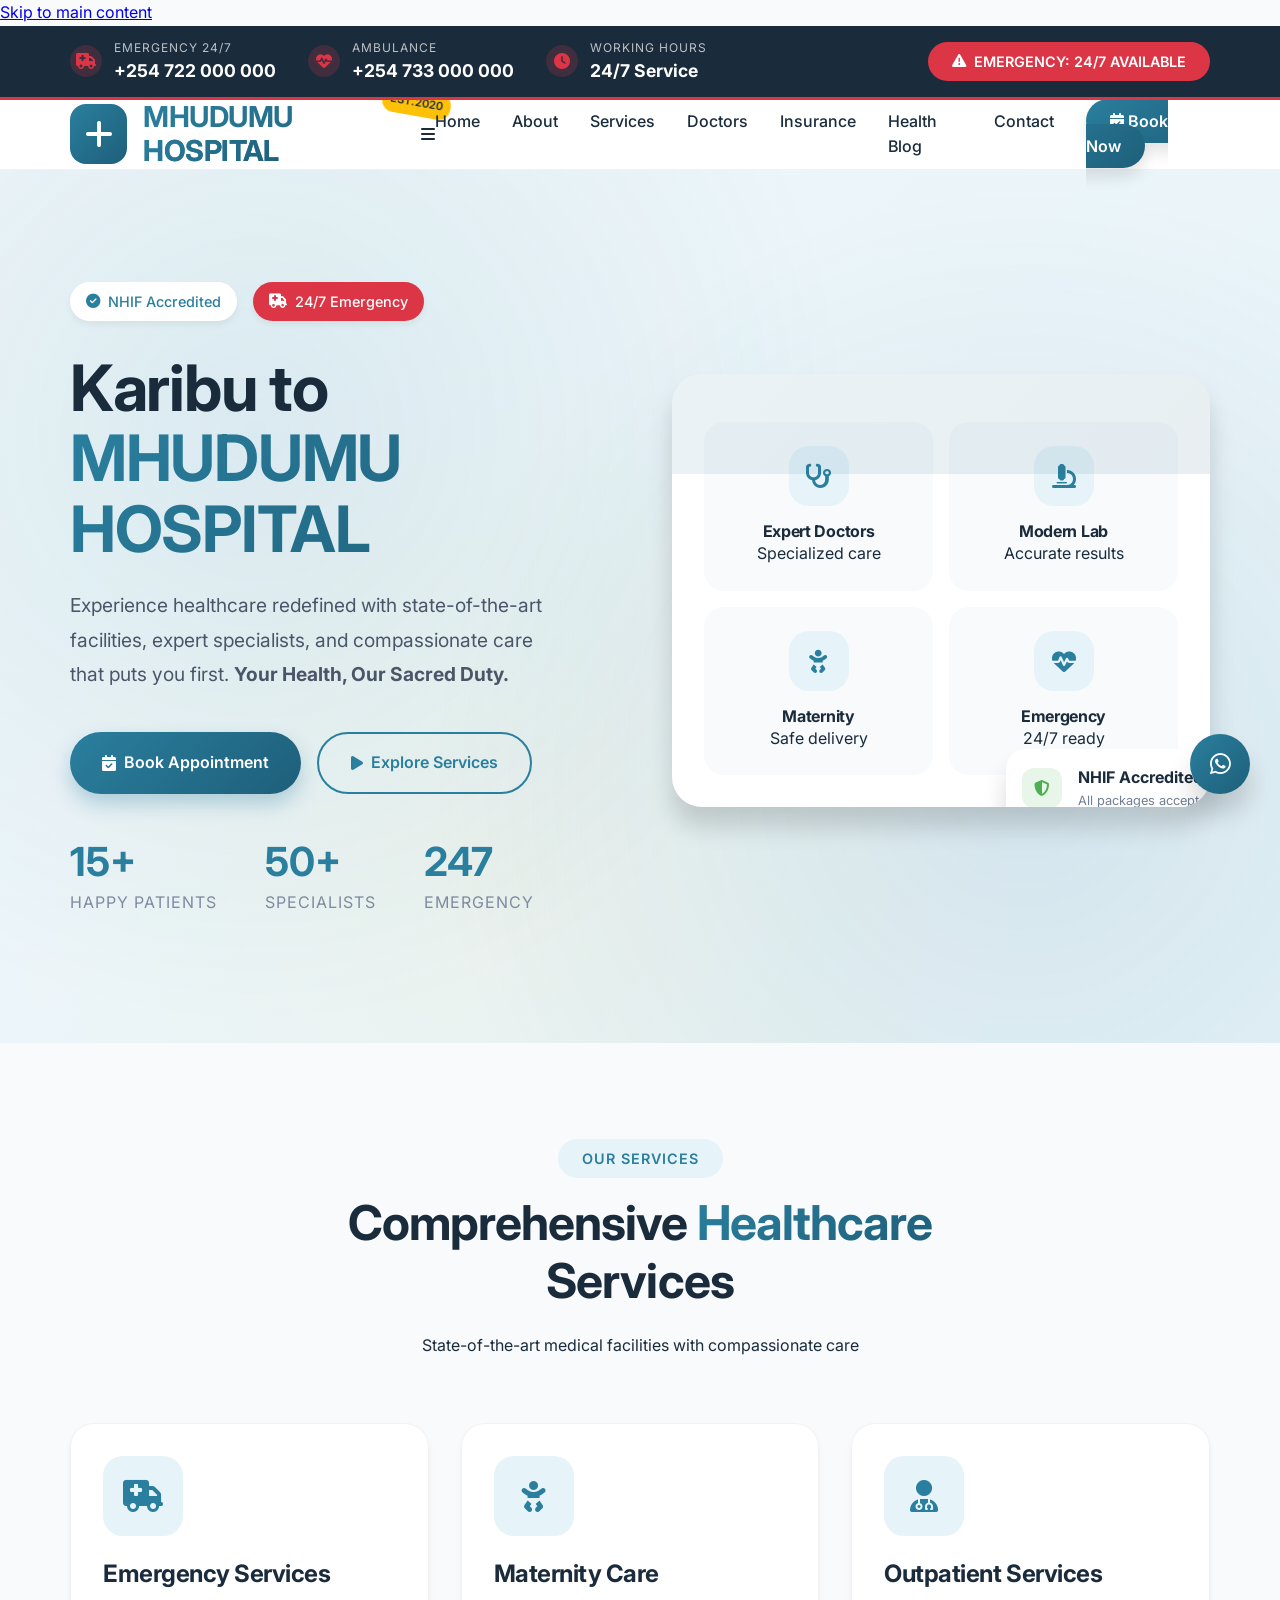
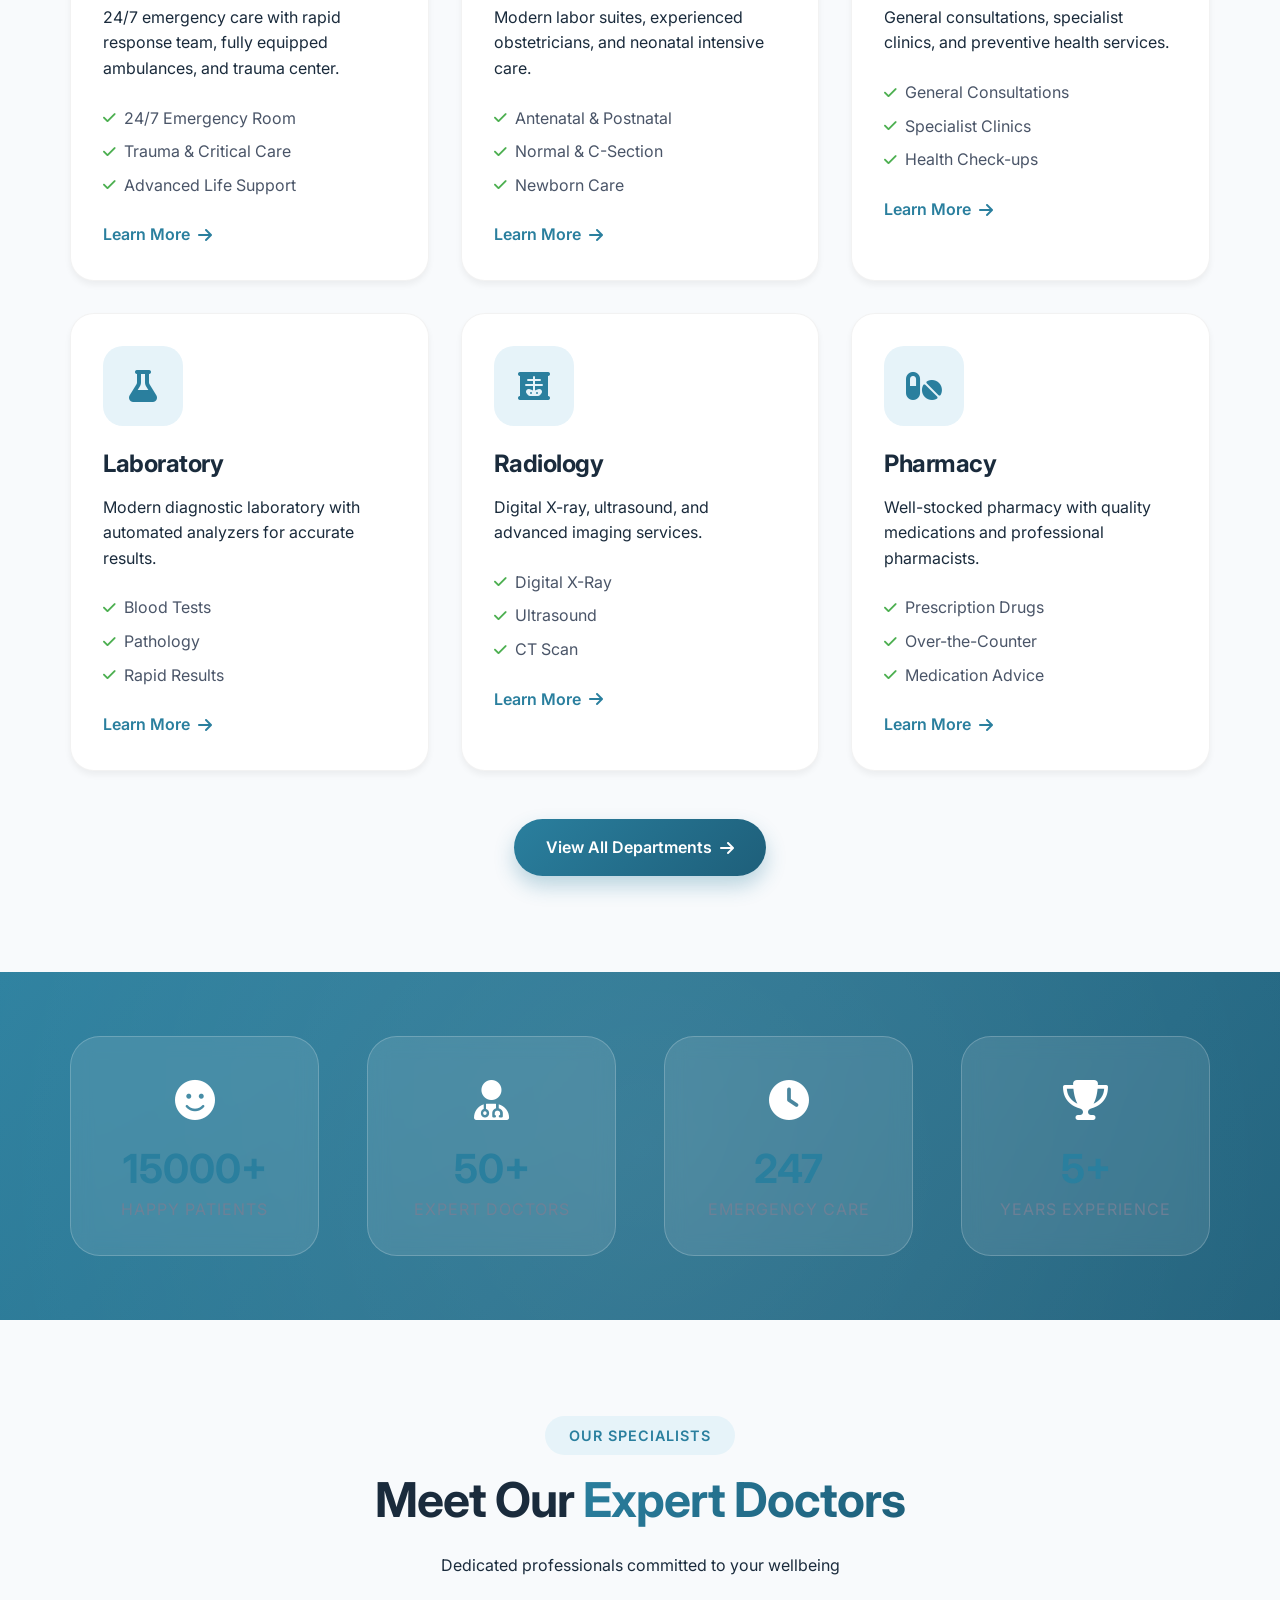
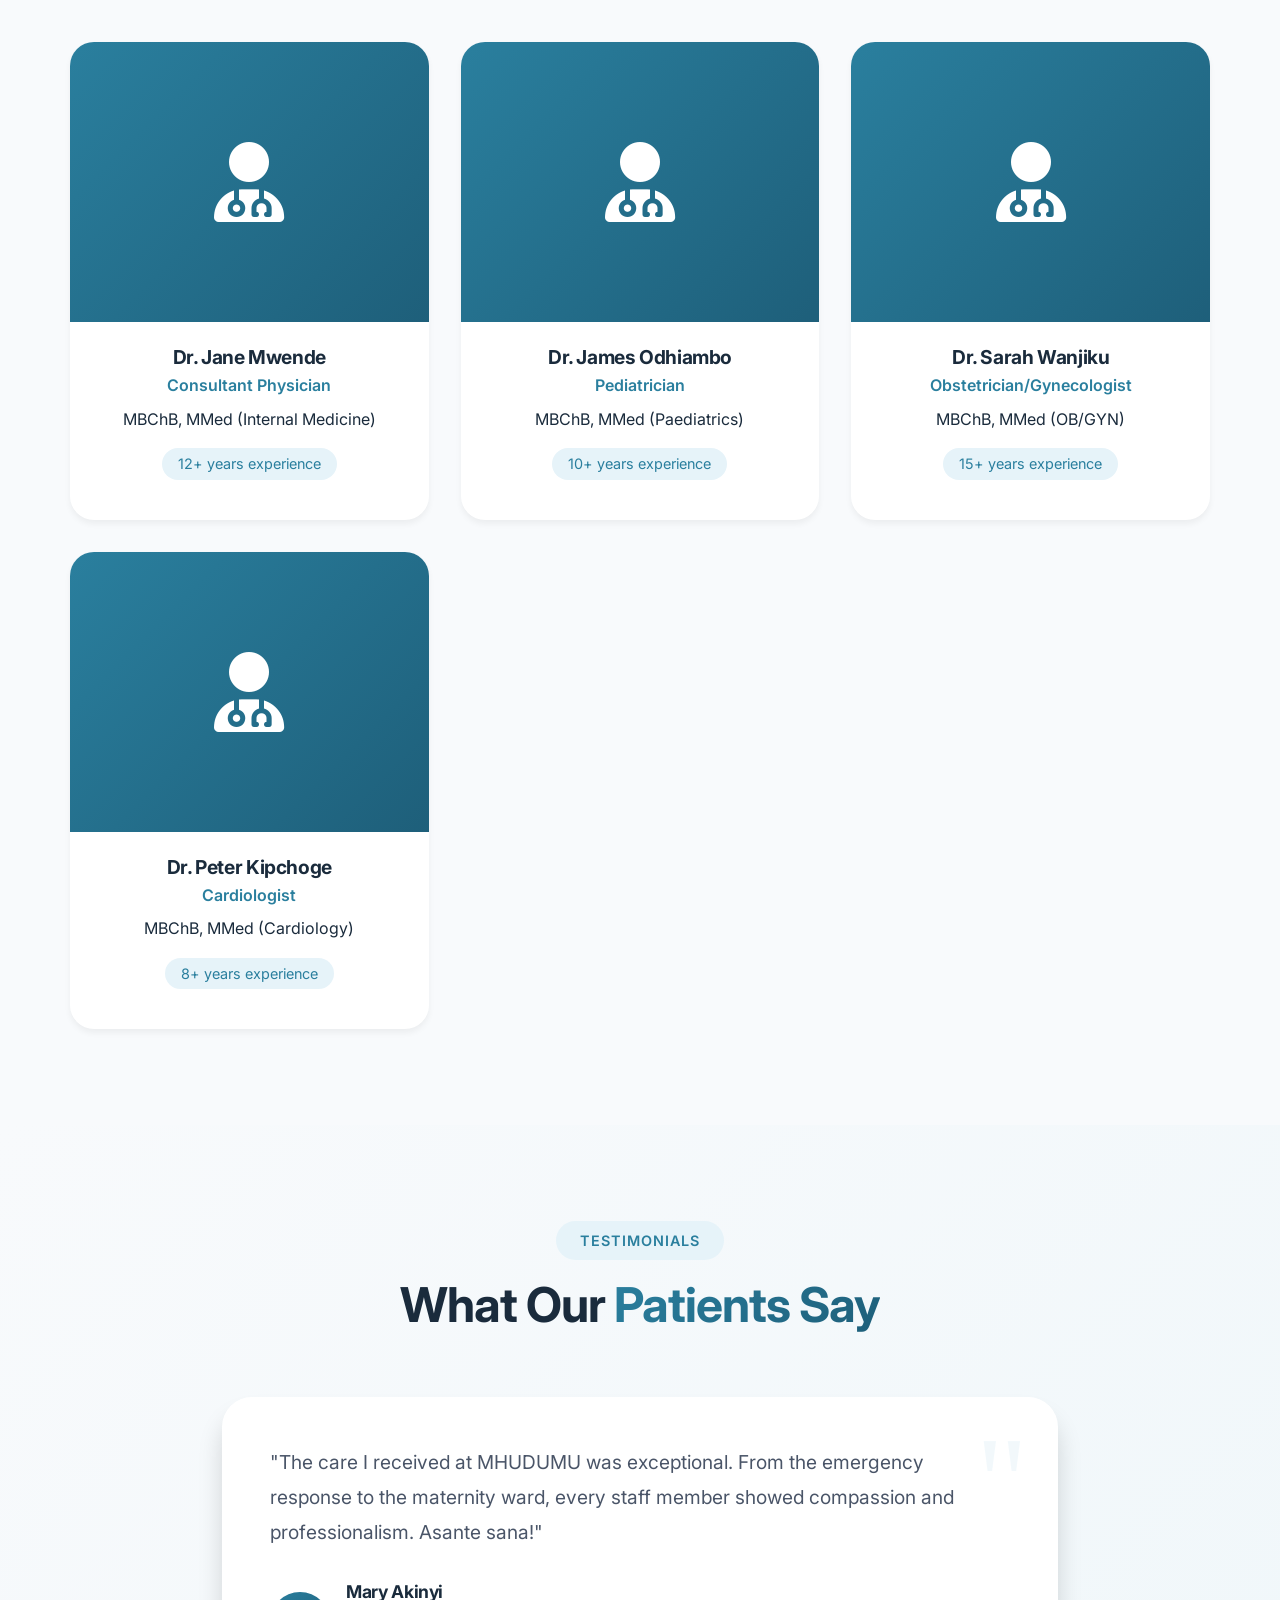
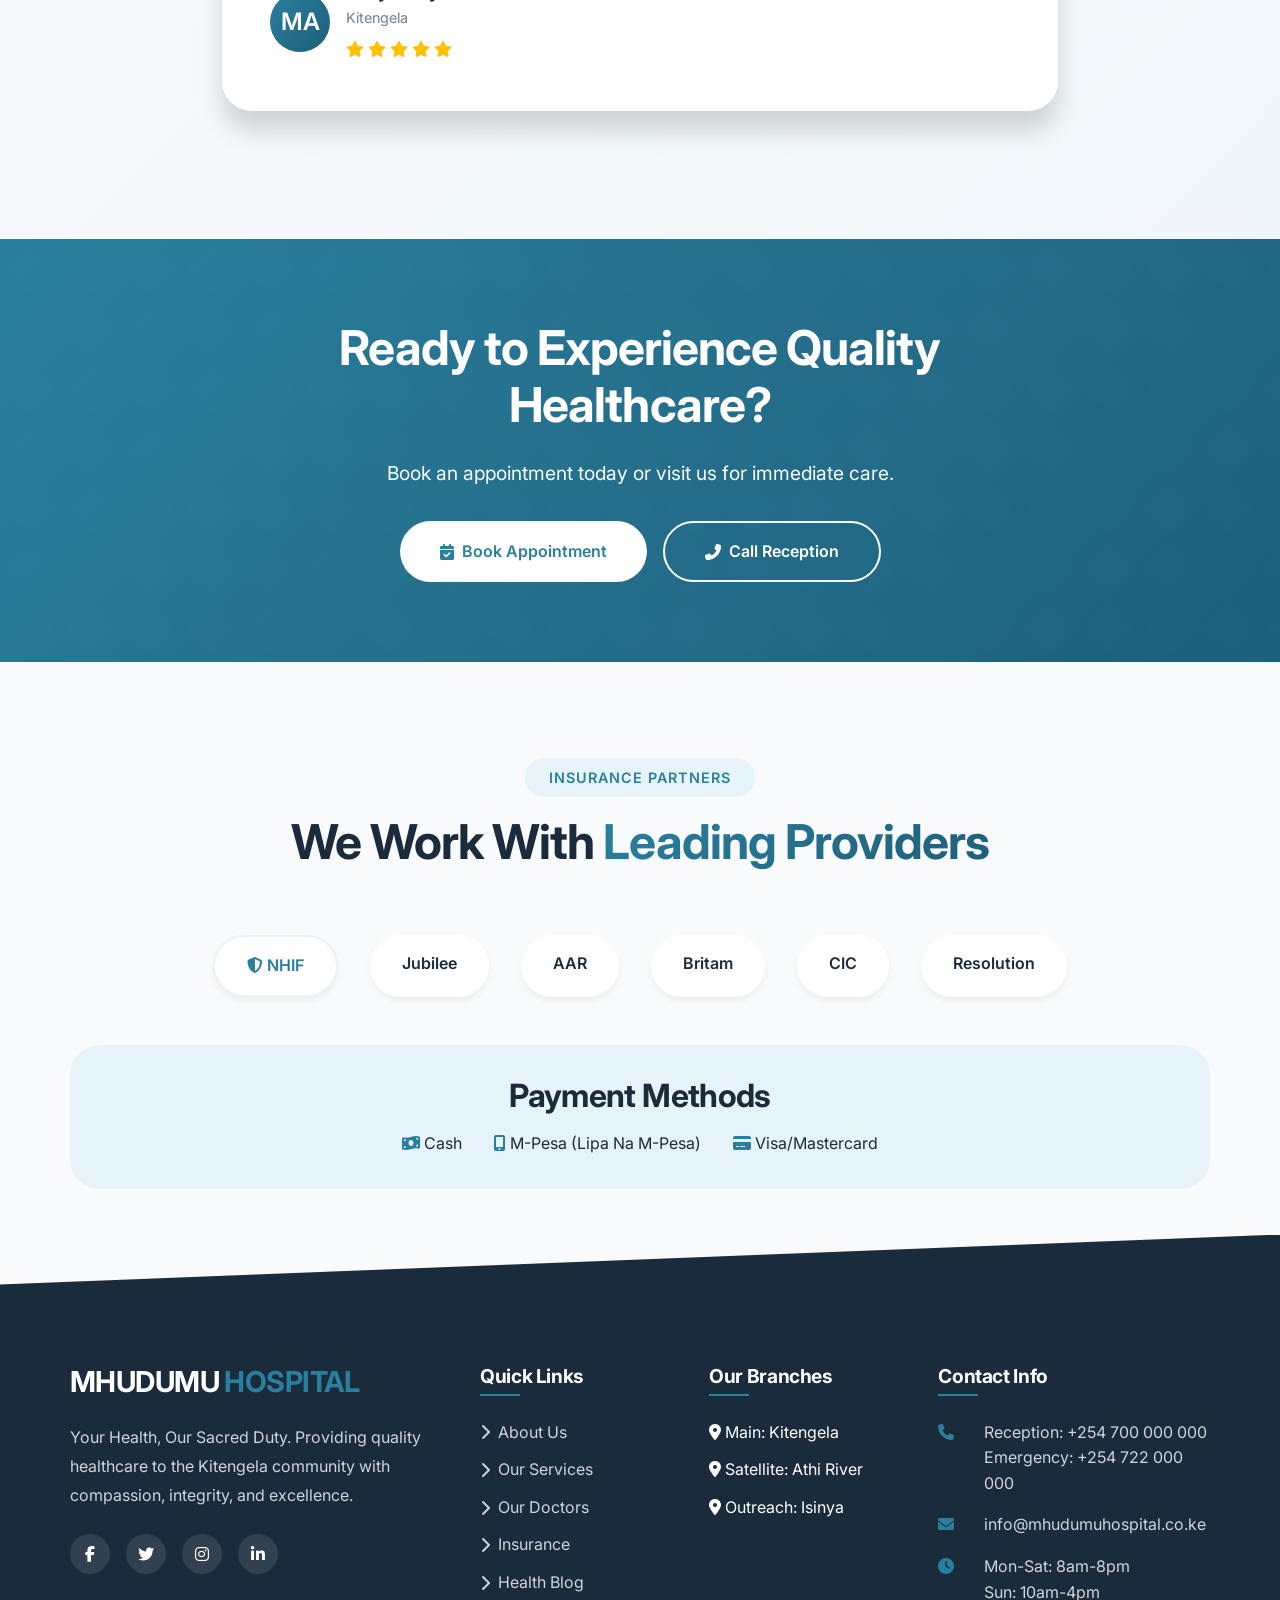
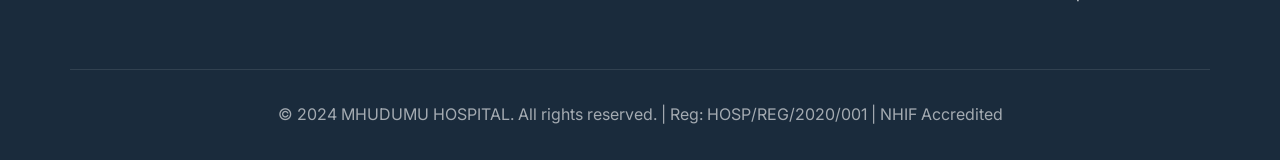
<file: index.html>
<!DOCTYPE html>
<html lang="en">
<head>
    <meta charset="UTF-8">
    <meta name="viewport" content="width=device-width, initial-scale=1.0">
    <title>MHUDUMU HOSPITAL - Modern Healthcare in Kitengela | 24/7 Emergency</title>
    
    <!-- Meta Tags -->
    <meta name="description" content="Experience modern healthcare at MHUDUMU Hospital in Kitengela. 24/7 emergency, NHIF accredited, specialist doctors, and compassionate care. Your Health, Our Sacred Duty.">
    <meta name="keywords" content="modern hospital Kitengela, best hospital near me, emergency care, NHIF hospital, maternity services">
    
    <!-- Open Graph -->
    <meta property="og:title" content="MHUDUMU HOSPITAL - Modern Healthcare in Kitengela">
    <meta property="og:description" content="Experience quality healthcare with state-of-the-art facilities and expert doctors.">
    <meta property="og:image" content="https://mhudumuhospital.co.ke/og-image.jpg">
    
    <!-- Font Awesome -->
    <link rel="stylesheet" href="https://cdnjs.cloudflare.com/ajax/libs/font-awesome/6.5.1/css/all.min.css">
    
    <!-- Google Fonts -->
    <link href="https://fonts.googleapis.com/css2?family=Inter:wght@300;400;500;600;700;800&display=swap" rel="stylesheet">
    
    <!-- AOS Animation Library -->
    <link href="https://unpkg.com/aos@2.3.1/dist/aos.css" rel="stylesheet">
    
    <!-- Custom CSS -->
    <link rel="stylesheet" href="css/styles.css">
</head>
<body>
    <!-- Skip Navigation -->
    <a href="#main-content" class="skip-nav">Skip to main content</a>
    
    <!-- Modern Emergency Header -->
    <div class="emergency-header">
        <div class="container">
            <div class="emergency-contacts">
                <div class="emergency-item">
                    <div class="emergency-icon">
                        <i class="fas fa-ambulance"></i>
                    </div>
                    <div class="emergency-info">
                        <span class="emergency-label">Emergency 24/7</span>
                        <a href="tel:+254722000000" class="emergency-number">+254 722 000 000</a>
                    </div>
                </div>
                
                <div class="emergency-item">
                    <div class="emergency-icon">
                        <i class="fas fa-heartbeat"></i>
                    </div>
                    <div class="emergency-info">
                        <span class="emergency-label">Ambulance</span>
                        <a href="tel:+254733000000" class="emergency-number">+254 733 000 000</a>
                    </div>
                </div>
                
                <div class="emergency-item">
                    <div class="emergency-icon">
                        <i class="fas fa-clock"></i>
                    </div>
                    <div class="emergency-info">
                        <span class="emergency-label">Working Hours</span>
                        <span class="emergency-number">24/7 Service</span>
                    </div>
                </div>
            </div>
            
            <div class="emergency-badge-pulse">
                <i class="fas fa-exclamation-triangle"></i>
                EMERGENCY: 24/7 AVAILABLE
            </div>
        </div>
    </div>
    
    <!-- Modern Navigation -->
    <nav class="main-nav">
        <div class="container nav-container">
            <div class="logo">
                <div class="logo-3d">
                    <div class="logo-3d-inner">
                        <div class="logo-front">
                            <i class="fas fa-plus"></i>
                        </div>
                        <div class="logo-back">
                            <i class="fas fa-heart"></i>
                        </div>
                    </div>
                </div>
                <div class="logo-text">
                    <h1>MHUDUMU <span class="gradient-text">HOSPITAL</span></h1>
                    <span class="logo-badge">EST.2020</span>
                </div>
            </div>
            
            <div class="mobile-menu-btn">
                <i class="fas fa-bars"></i>
            </div>
            
             <ul class="nav-links">
                <li><a href="index.html">Home</a></li>
                <li><a href="about.html">About</a></li>
                <li><a href="services.html">Services</a></li>
                <li><a href="doctors.html">Doctors</a></li>
                <li><a href="insurance.html">Insurance</a></li>
                <li><a href="blog.html">Health Blog</a></li>  <!-- Add this line -->
                <li><a href="contact.html">Contact</a></li>
                <li><a href="appointment.html" class="book-btn active"><i class="fas fa-calendar-check"></i> Book Now</a></li>
            </ul>
        </div>
    </nav>
    
    <main id="main-content">
        
        <!-- Modern Hero Section - WITH PROPER PADDING -->
        <section class="hero-modern">
            <div class="hero-particles"></div>
            <div class="container">
                <div class="hero-grid">
                    <div class="hero-content-modern" data-aos="fade-right" data-aos-duration="1000">
                        <div class="hero-badge-wrapper">
                            <span class="hero-badge">
                                <i class="fas fa-check-circle"></i> NHIF Accredited
                            </span>
                            <span class="hero-badge hero-badge-emergency">
                                <i class="fas fa-ambulance"></i> 24/7 Emergency
                            </span>
                        </div>
                        
                        <h1 class="hero-title">
                            <span class="hero-title-line">Karibu to</span>
                            <span class="hero-title-line">MHUDUMU HOSPITAL</span>
                        </h1>
                        
                        <p class="hero-description">
                            Experience healthcare redefined with state-of-the-art facilities, 
                            expert specialists, and compassionate care that puts you first. 
                            <strong>Your Health, Our Sacred Duty.</strong>
                        </p>
                        
                        <div class="hero-cta-group">
                            <a href="appointment.html" class="btn-modern btn-primary-modern">
                                <i class="fas fa-calendar-check"></i> Book Appointment
                            </a>
                            <a href="#services" class="btn-modern btn-outline-modern">
                                <i class="fas fa-play"></i> Explore Services
                            </a>
                        </div>
                        
                        <div class="hero-stats-modern">
                            <div class="stat-item-modern">
                                <span class="stat-number-modern">15K+</span>
                                <span class="stat-label-modern">Happy Patients</span>
                            </div>
                            <div class="stat-item-modern">
                                <span class="stat-number-modern">50+</span>
                                <span class="stat-label-modern">Specialists</span>
                            </div>
                            <div class="stat-item-modern">
                                <span class="stat-number-modern">24/7</span>
                                <span class="stat-label-modern">Emergency</span>
                            </div>
                        </div>
                    </div>
                    
                    <div class="hero-image-wrapper" data-aos="fade-left" data-aos-duration="1000">
                        <div class="hero-image-card">
                            <div class="hero-image-grid">
                                <div class="hero-image-item">
                                    <div class="hero-image-icon">
                                        <i class="fas fa-stethoscope"></i>
                                    </div>
                                    <h4>Expert Doctors</h4>
                                    <p>Specialized care</p>
                                </div>
                                <div class="hero-image-item">
                                    <div class="hero-image-icon">
                                        <i class="fas fa-microscope"></i>
                                    </div>
                                    <h4>Modern Lab</h4>
                                    <p>Accurate results</p>
                                </div>
                                <div class="hero-image-item">
                                    <div class="hero-image-icon">
                                        <i class="fas fa-baby"></i>
                                    </div>
                                    <h4>Maternity</h4>
                                    <p>Safe delivery</p>
                                </div>
                                <div class="hero-image-item">
                                    <div class="hero-image-icon">
                                        <i class="fas fa-heartbeat"></i>
                                    </div>
                                    <h4>Emergency</h4>
                                    <p>24/7 ready</p>
                                </div>
                            </div>
                            
                            <div class="floating-card">
                                <div class="floating-card-icon">
                                    <i class="fas fa-shield-alt"></i>
                                </div>
                                <div>
                                    <strong>NHIF Accredited</strong>
                                    <p style="font-size: 0.8rem; color: var(--gray);">All packages accepted</p>
                                </div>
                            </div>
                        </div>
                    </div>
                </div>
            </div>
        </section>
        
        <!-- Services Section -->
        <section id="services" class="section-modern">
            <div class="container">
                <div class="section-header" data-aos="fade-up">
                    <span class="section-subtitle">Our Services</span>
                    <h2 class="section-title-modern">
                        Comprehensive <span>Healthcare</span> Services
                    </h2>
                    <p>State-of-the-art medical facilities with compassionate care</p>
                </div>
                
                <div class="services-grid-modern">
                    <!-- Emergency Card -->
                    <div class="service-card-modern" data-aos="fade-up" data-aos-delay="100">
                        <div class="service-icon-modern">
                            <i class="fas fa-ambulance"></i>
                        </div>
                        <h3 class="service-title">Emergency Services</h3>
                        <p>24/7 emergency care with rapid response team, fully equipped ambulances, and trauma center.</p>
                        <ul class="service-features">
                            <li><i class="fas fa-check"></i> 24/7 Emergency Room</li>
                            <li><i class="fas fa-check"></i> Trauma & Critical Care</li>
                            <li><i class="fas fa-check"></i> Advanced Life Support</li>
                        </ul>
                        <a href="services.html#emergency" class="service-link">
                            Learn More <i class="fas fa-arrow-right"></i>
                        </a>
                    </div>
                    
                    <!-- Maternity Card -->
                    <div class="service-card-modern" data-aos="fade-up" data-aos-delay="200">
                        <div class="service-icon-modern">
                            <i class="fas fa-baby"></i>
                        </div>
                        <h3 class="service-title">Maternity Care</h3>
                        <p>Modern labor suites, experienced obstetricians, and neonatal intensive care.</p>
                        <ul class="service-features">
                            <li><i class="fas fa-check"></i> Antenatal & Postnatal</li>
                            <li><i class="fas fa-check"></i> Normal & C-Section</li>
                            <li><i class="fas fa-check"></i> Newborn Care</li>
                        </ul>
                        <a href="services.html#maternity" class="service-link">
                            Learn More <i class="fas fa-arrow-right"></i>
                        </a>
                    </div>
                    
                    <!-- Outpatient Card -->
                    <div class="service-card-modern" data-aos="fade-up" data-aos-delay="300">
                        <div class="service-icon-modern">
                            <i class="fas fa-user-md"></i>
                        </div>
                        <h3 class="service-title">Outpatient Services</h3>
                        <p>General consultations, specialist clinics, and preventive health services.</p>
                        <ul class="service-features">
                            <li><i class="fas fa-check"></i> General Consultations</li>
                            <li><i class="fas fa-check"></i> Specialist Clinics</li>
                            <li><i class="fas fa-check"></i> Health Check-ups</li>
                        </ul>
                        <a href="services.html#outpatient" class="service-link">
                            Learn More <i class="fas fa-arrow-right"></i>
                        </a>
                    </div>
                    
                    <!-- Laboratory Card -->
                    <div class="service-card-modern" data-aos="fade-up" data-aos-delay="400">
                        <div class="service-icon-modern">
                            <i class="fas fa-flask"></i>
                        </div>
                        <h3 class="service-title">Laboratory</h3>
                        <p>Modern diagnostic laboratory with automated analyzers for accurate results.</p>
                        <ul class="service-features">
                            <li><i class="fas fa-check"></i> Blood Tests</li>
                            <li><i class="fas fa-check"></i> Pathology</li>
                            <li><i class="fas fa-check"></i> Rapid Results</li>
                        </ul>
                        <a href="services.html#laboratory" class="service-link">
                            Learn More <i class="fas fa-arrow-right"></i>
                        </a>
                    </div>
                    
                    <!-- Radiology Card -->
                    <div class="service-card-modern" data-aos="fade-up" data-aos-delay="500">
                        <div class="service-icon-modern">
                            <i class="fas fa-x-ray"></i>
                        </div>
                        <h3 class="service-title">Radiology</h3>
                        <p>Digital X-ray, ultrasound, and advanced imaging services.</p>
                        <ul class="service-features">
                            <li><i class="fas fa-check"></i> Digital X-Ray</li>
                            <li><i class="fas fa-check"></i> Ultrasound</li>
                            <li><i class="fas fa-check"></i> CT Scan</li>
                        </ul>
                        <a href="services.html#radiology" class="service-link">
                            Learn More <i class="fas fa-arrow-right"></i>
                        </a>
                    </div>
                    
                    <!-- Pharmacy Card -->
                    <div class="service-card-modern" data-aos="fade-up" data-aos-delay="600">
                        <div class="service-icon-modern">
                            <i class="fas fa-pills"></i>
                        </div>
                        <h3 class="service-title">Pharmacy</h3>
                        <p>Well-stocked pharmacy with quality medications and professional pharmacists.</p>
                        <ul class="service-features">
                            <li><i class="fas fa-check"></i> Prescription Drugs</li>
                            <li><i class="fas fa-check"></i> Over-the-Counter</li>
                            <li><i class="fas fa-check"></i> Medication Advice</li>
                        </ul>
                        <a href="services.html#pharmacy" class="service-link">
                            Learn More <i class="fas fa-arrow-right"></i>
                        </a>
                    </div>
                </div>
                
                <div style="text-align: center; margin-top: 3rem;">
                    <a href="services.html" class="btn-modern btn-primary-modern">
                        View All Departments <i class="fas fa-arrow-right"></i>
                    </a>
                </div>
            </div>
        </section>
        
        <!-- Modern Stats Section -->
        <section class="stats-modern">
            <div class="container">
                <div class="stats-grid-modern">
                    <div class="stat-card-modern" data-aos="zoom-in">
                        <div class="stat-icon-modern">
                            <i class="fas fa-smile"></i>
                        </div>
                        <div class="stat-number-modern">15,000+</div>
                        <div class="stat-label-modern">Happy Patients</div>
                    </div>
                    
                    <div class="stat-card-modern" data-aos="zoom-in" data-aos-delay="100">
                        <div class="stat-icon-modern">
                            <i class="fas fa-user-md"></i>
                        </div>
                        <div class="stat-number-modern">50+</div>
                        <div class="stat-label-modern">Expert Doctors</div>
                    </div>
                    
                    <div class="stat-card-modern" data-aos="zoom-in" data-aos-delay="200">
                        <div class="stat-icon-modern">
                            <i class="fas fa-clock"></i>
                        </div>
                        <div class="stat-number-modern">24/7</div>
                        <div class="stat-label-modern">Emergency Care</div>
                    </div>
                    
                    <div class="stat-card-modern" data-aos="zoom-in" data-aos-delay="300">
                        <div class="stat-icon-modern">
                            <i class="fas fa-trophy"></i>
                        </div>
                        <div class="stat-number-modern">5+</div>
                        <div class="stat-label-modern">Years Experience</div>
                    </div>
                </div>
            </div>
        </section>
        
        <!-- Featured Doctors -->
        <section class="section-modern">
            <div class="container">
                <div class="section-header" data-aos="fade-up">
                    <span class="section-subtitle">Our Specialists</span>
                    <h2 class="section-title-modern">
                        Meet Our <span>Expert Doctors</span>
                    </h2>
                    <p>Dedicated professionals committed to your wellbeing</p>
                </div>
                
                <div class="doctors-grid-modern">
                    <!-- Doctor 1 -->
                    <div class="doctor-card-modern" data-aos="fade-up" data-aos-delay="100">
                        <div class="doctor-image-wrapper">
                            <div class="doctor-image-modern">
                                <i class="fas fa-user-md"></i>
                            </div>
                            <div class="doctor-social">
                                <a href="#"><i class="fab fa-linkedin-in"></i></a>
                                <a href="#"><i class="fab fa-twitter"></i></a>
                                <a href="#"><i class="fas fa-envelope"></i></a>
                            </div>
                        </div>
                        <div class="doctor-info-modern">
                            <h3 class="doctor-name-modern">Dr. Jane Mwende</h3>
                            <p class="doctor-specialty-modern">Consultant Physician</p>
                            <p>MBChB, MMed (Internal Medicine)</p>
                            <span class="doctor-experience">12+ years experience</span>
                        </div>
                    </div>
                    
                    <!-- Doctor 2 -->
                    <div class="doctor-card-modern" data-aos="fade-up" data-aos-delay="200">
                        <div class="doctor-image-wrapper">
                            <div class="doctor-image-modern">
                                <i class="fas fa-user-md"></i>
                            </div>
                            <div class="doctor-social">
                                <a href="#"><i class="fab fa-linkedin-in"></i></a>
                                <a href="#"><i class="fab fa-twitter"></i></a>
                                <a href="#"><i class="fas fa-envelope"></i></a>
                            </div>
                        </div>
                        <div class="doctor-info-modern">
                            <h3 class="doctor-name-modern">Dr. James Odhiambo</h3>
                            <p class="doctor-specialty-modern">Pediatrician</p>
                            <p>MBChB, MMed (Paediatrics)</p>
                            <span class="doctor-experience">10+ years experience</span>
                        </div>
                    </div>
                    
                    <!-- Doctor 3 -->
                    <div class="doctor-card-modern" data-aos="fade-up" data-aos-delay="300">
                        <div class="doctor-image-wrapper">
                            <div class="doctor-image-modern">
                                <i class="fas fa-user-md"></i>
                            </div>
                            <div class="doctor-social">
                                <a href="#"><i class="fab fa-linkedin-in"></i></a>
                                <a href="#"><i class="fab fa-twitter"></i></a>
                                <a href="#"><i class="fas fa-envelope"></i></a>
                            </div>
                        </div>
                        <div class="doctor-info-modern">
                            <h3 class="doctor-name-modern">Dr. Sarah Wanjiku</h3>
                            <p class="doctor-specialty-modern">Obstetrician/Gynecologist</p>
                            <p>MBChB, MMed (OB/GYN)</p>
                            <span class="doctor-experience">15+ years experience</span>
                        </div>
                    </div>
                    
                    <!-- Doctor 4 -->
                    <div class="doctor-card-modern" data-aos="fade-up" data-aos-delay="400">
                        <div class="doctor-image-wrapper">
                            <div class="doctor-image-modern">
                                <i class="fas fa-user-md"></i>
                            </div>
                            <div class="doctor-social">
                                <a href="#"><i class="fab fa-linkedin-in"></i></a>
                                <a href="#"><i class="fab fa-twitter"></i></a>
                                <a href="#"><i class="fas fa-envelope"></i></a>
                            </div>
                        </div>
                        <div class="doctor-info-modern">
                            <h3 class="doctor-name-modern">Dr. Peter Kipchoge</h3>
                            <p class="doctor-specialty-modern">Cardiologist</p>
                            <p>MBChB, MMed (Cardiology)</p>
                            <span class="doctor-experience">8+ years experience</span>
                        </div>
                    </div>
                </div>
            </div>
        </section>
        
        <!-- Testimonials Section -->
        <section class="testimonials-modern">
            <div class="container">
                <div class="section-header" data-aos="fade-up">
                    <span class="section-subtitle">Testimonials</span>
                    <h2 class="section-title-modern">
                        What Our <span>Patients Say</span>
                    </h2>
                </div>
                
                <div class="testimonials-slider" data-aos="fade-up" data-aos-delay="200">
                    <div class="testimonial-card-modern">
                        <div class="testimonial-quote">"</div>
                        <p class="testimonial-text">
                            "The care I received at MHUDUMU was exceptional. From the emergency response to the maternity ward, 
                            every staff member showed compassion and professionalism. Asante sana!"
                        </p>
                        <div class="testimonial-author">
                            <div class="testimonial-avatar">MA</div>
                            <div class="testimonial-info">
                                <h4>Mary Akinyi</h4>
                                <p>Kitengela</p>
                                <div class="testimonial-rating">
                                    <i class="fas fa-star"></i>
                                    <i class="fas fa-star"></i>
                                    <i class="fas fa-star"></i>
                                    <i class="fas fa-star"></i>
                                    <i class="fas fa-star"></i>
                                </div>
                            </div>
                        </div>
                    </div>
                </div>
            </div>
        </section>
        
        <!-- CTA Section -->
        <section class="cta-modern">
            <div class="container">
                <div class="cta-content" data-aos="zoom-in">
                    <h2 class="cta-title">Ready to Experience Quality Healthcare?</h2>
                    <p style="font-size: 1.2rem; margin-bottom: 2rem;">
                        Book an appointment today or visit us for immediate care.
                    </p>
                    <div class="cta-buttons">
                        <a href="appointment.html" class="btn-cta">
                            <i class="fas fa-calendar-check"></i> Book Appointment
                        </a>
                        <a href="tel:+254700000000" class="btn-cta btn-cta-outline">
                            <i class="fas fa-phone-alt"></i> Call Reception
                        </a>
                    </div>
                </div>
            </div>
        </section>
        
        <!-- Insurance Partners -->
        <section class="section-modern">
            <div class="container">
                <div class="section-header" data-aos="fade-up">
                    <span class="section-subtitle">Insurance Partners</span>
                    <h2 class="section-title-modern">
                        We Work With <span>Leading Providers</span>
                    </h2>
                </div>
                
                <div style="display: flex; flex-wrap: wrap; justify-content: center; gap: 2rem; margin-top: 2rem;" data-aos="fade-up">
                    <span style="background: white; padding: 1rem 2rem; border-radius: 50px; box-shadow: var(--box-shadow-sm); font-weight: 600; color: var(--primary); border: 2px solid var(--primary-soft);">
                        <i class="fas fa-shield-alt"></i> NHIF
                    </span>
                    <span style="background: white; padding: 1rem 2rem; border-radius: 50px; box-shadow: var(--box-shadow-sm); font-weight: 600;">
                        Jubilee
                    </span>
                    <span style="background: white; padding: 1rem 2rem; border-radius: 50px; box-shadow: var(--box-shadow-sm); font-weight: 600;">
                        AAR
                    </span>
                    <span style="background: white; padding: 1rem 2rem; border-radius: 50px; box-shadow: var(--box-shadow-sm); font-weight: 600;">
                        Britam
                    </span>
                    <span style="background: white; padding: 1rem 2rem; border-radius: 50px; box-shadow: var(--box-shadow-sm); font-weight: 600;">
                        CIC
                    </span>
                    <span style="background: white; padding: 1rem 2rem; border-radius: 50px; box-shadow: var(--box-shadow-sm); font-weight: 600;">
                        Resolution
                    </span>
                </div>
                
                <div style="text-align: center; margin-top: 3rem; background: var(--primary-soft); padding: 2rem; border-radius: 30px;" data-aos="fade-up">
                    <h3>Payment Methods</h3>
                    <div style="display: flex; gap: 2rem; justify-content: center; flex-wrap: wrap; margin-top: 1rem;">
                        <span><i class="fas fa-money-bill-wave" style="color: var(--primary);"></i> Cash</span>
                        <span><i class="fas fa-mobile-alt" style="color: var(--primary);"></i> M-Pesa (Lipa Na M-Pesa)</span>
                        <span><i class="fas fa-credit-card" style="color: var(--primary);"></i> Visa/Mastercard</span>
                    </div>
                </div>
            </div>
        </section>
    </main>
    
    <!-- Modern Footer -->
    <footer class="footer-modern">
        <div class="footer-wave"></div>
        <div class="container">
            <div class="footer-grid-modern">
                <div>
                    <div class="footer-logo">
                        <h2 style="color: white; font-size: 1.8rem;">MHUDUMU <span style="color: var(--primary);">HOSPITAL</span></h2>
                    </div>
                    <p class="footer-about">
                        Your Health, Our Sacred Duty. Providing quality healthcare to the Kitengela community 
                        with compassion, integrity, and excellence.
                    </p>
                    <div class="footer-social">
                        <a href="#"><i class="fab fa-facebook-f"></i></a>
                        <a href="#"><i class="fab fa-twitter"></i></a>
                        <a href="#"><i class="fab fa-instagram"></i></a>
                        <a href="#"><i class="fab fa-linkedin-in"></i></a>
                    </div>
                </div>
                
                <div>
                    <h3 class="footer-title">Quick Links</h3>
                    <ul class="footer-links">
                        <li><a href="about.html"><i class="fas fa-chevron-right"></i> About Us</a></li>
                        <li><a href="services.html"><i class="fas fa-chevron-right"></i> Our Services</a></li>
                        <li><a href="doctors.html"><i class="fas fa-chevron-right"></i> Our Doctors</a></li>
                        <li><a href="insurance.html"><i class="fas fa-chevron-right"></i> Insurance</a></li>
                        <li><a href="blog.html"><i class="fas fa-chevron-right"></i> Health Blog</a></li>
                    </ul>
                </div>
                
                <div>
                    <h3 class="footer-title">Our Branches</h3>
                    <ul class="footer-links">
                        <li><i class="fas fa-map-marker-alt"></i> Main: Kitengela</li>
                        <li><i class="fas fa-map-marker-alt"></i> Satellite: Athi River</li>
                        <li><i class="fas fa-map-marker-alt"></i> Outreach: Isinya</li>
                    </ul>
                </div>
                
                <div>
                    <h3 class="footer-title">Contact Info</h3>
                    <div class="footer-contact-item">
                        <div class="footer-contact-icon">
                            <i class="fas fa-phone"></i>
                        </div>
                        <div>
                            <div>Reception: +254 700 000 000</div>
                            <div>Emergency: +254 722 000 000</div>
                        </div>
                    </div>
                    
                    <div class="footer-contact-item">
                        <div class="footer-contact-icon">
                            <i class="fas fa-envelope"></i>
                        </div>
                        <div>info@mhudumuhospital.co.ke</div>
                    </div>
                    
                    <div class="footer-contact-item">
                        <div class="footer-contact-icon">
                            <i class="fas fa-clock"></i>
                        </div>
                        <div>Mon-Sat: 8am-8pm<br>Sun: 10am-4pm</div>
                    </div>
                </div>
            </div>
            
            <div class="footer-bottom">
                <p>&copy; 2024 MHUDUMU HOSPITAL. All rights reserved. | Reg: HOSP/REG/2020/001 | NHIF Accredited</p>
            </div>
        </div>
    </footer>
    
    <!-- Floating Elements -->
    <div class="floating-elements">
        <div class="floating-chat" onclick="window.open('https://wa.me/254712345678', '_blank')">
            <i class="fab fa-whatsapp"></i>
            <span class="tooltip">Chat with us</span>
        </div>
        
        <div class="floating-chat" onclick="window.scrollTo({top: 0, behavior: 'smooth'})" style="background: var(--dark);">
            <i class="fas fa-arrow-up"></i>
            <span class="tooltip">Back to top</span>
        </div>
    </div>
    
    <!-- Scripts -->
    <script src="https://unpkg.com/aos@2.3.1/dist/aos.js"></script>
    <script>
        AOS.init({
            duration: 1000,
            once: true,
            offset: 100
        });
    </script>
    <script src="js/scripts.js"></script>
</body>
</html>
</file>
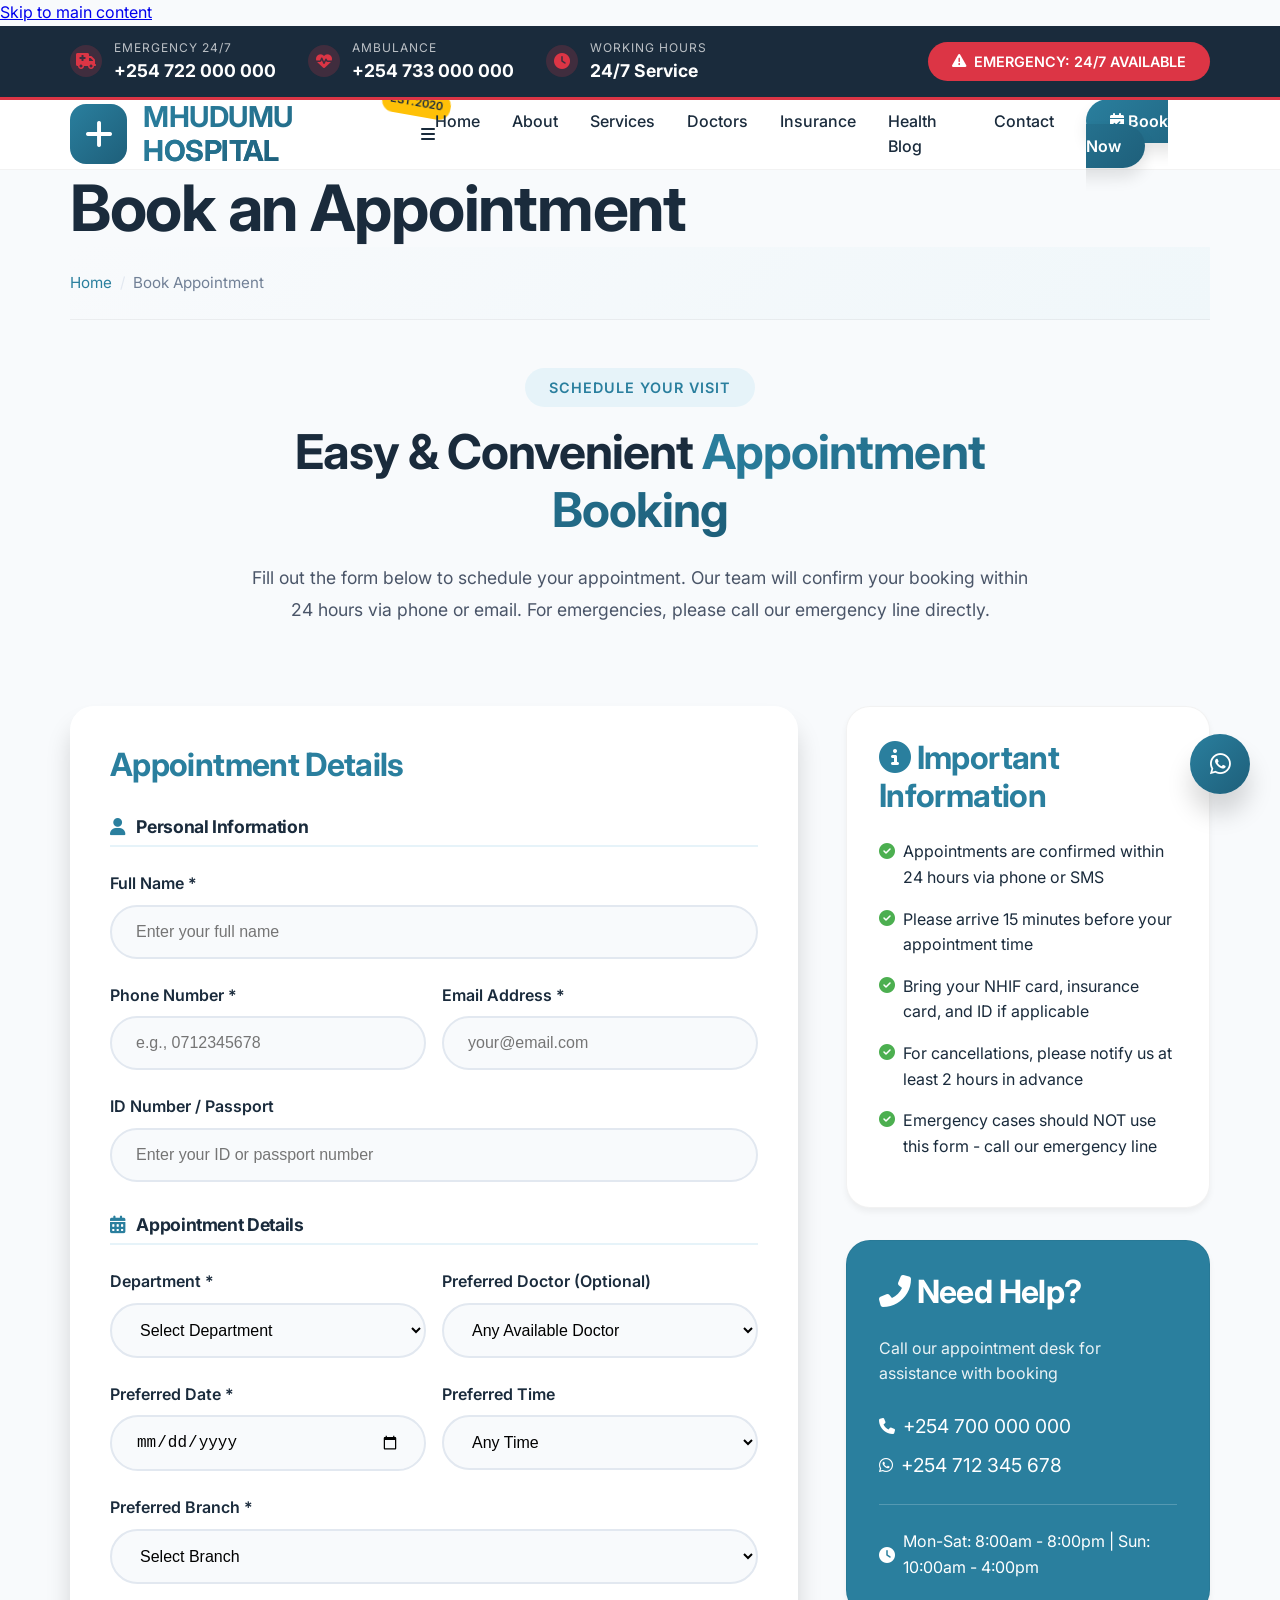
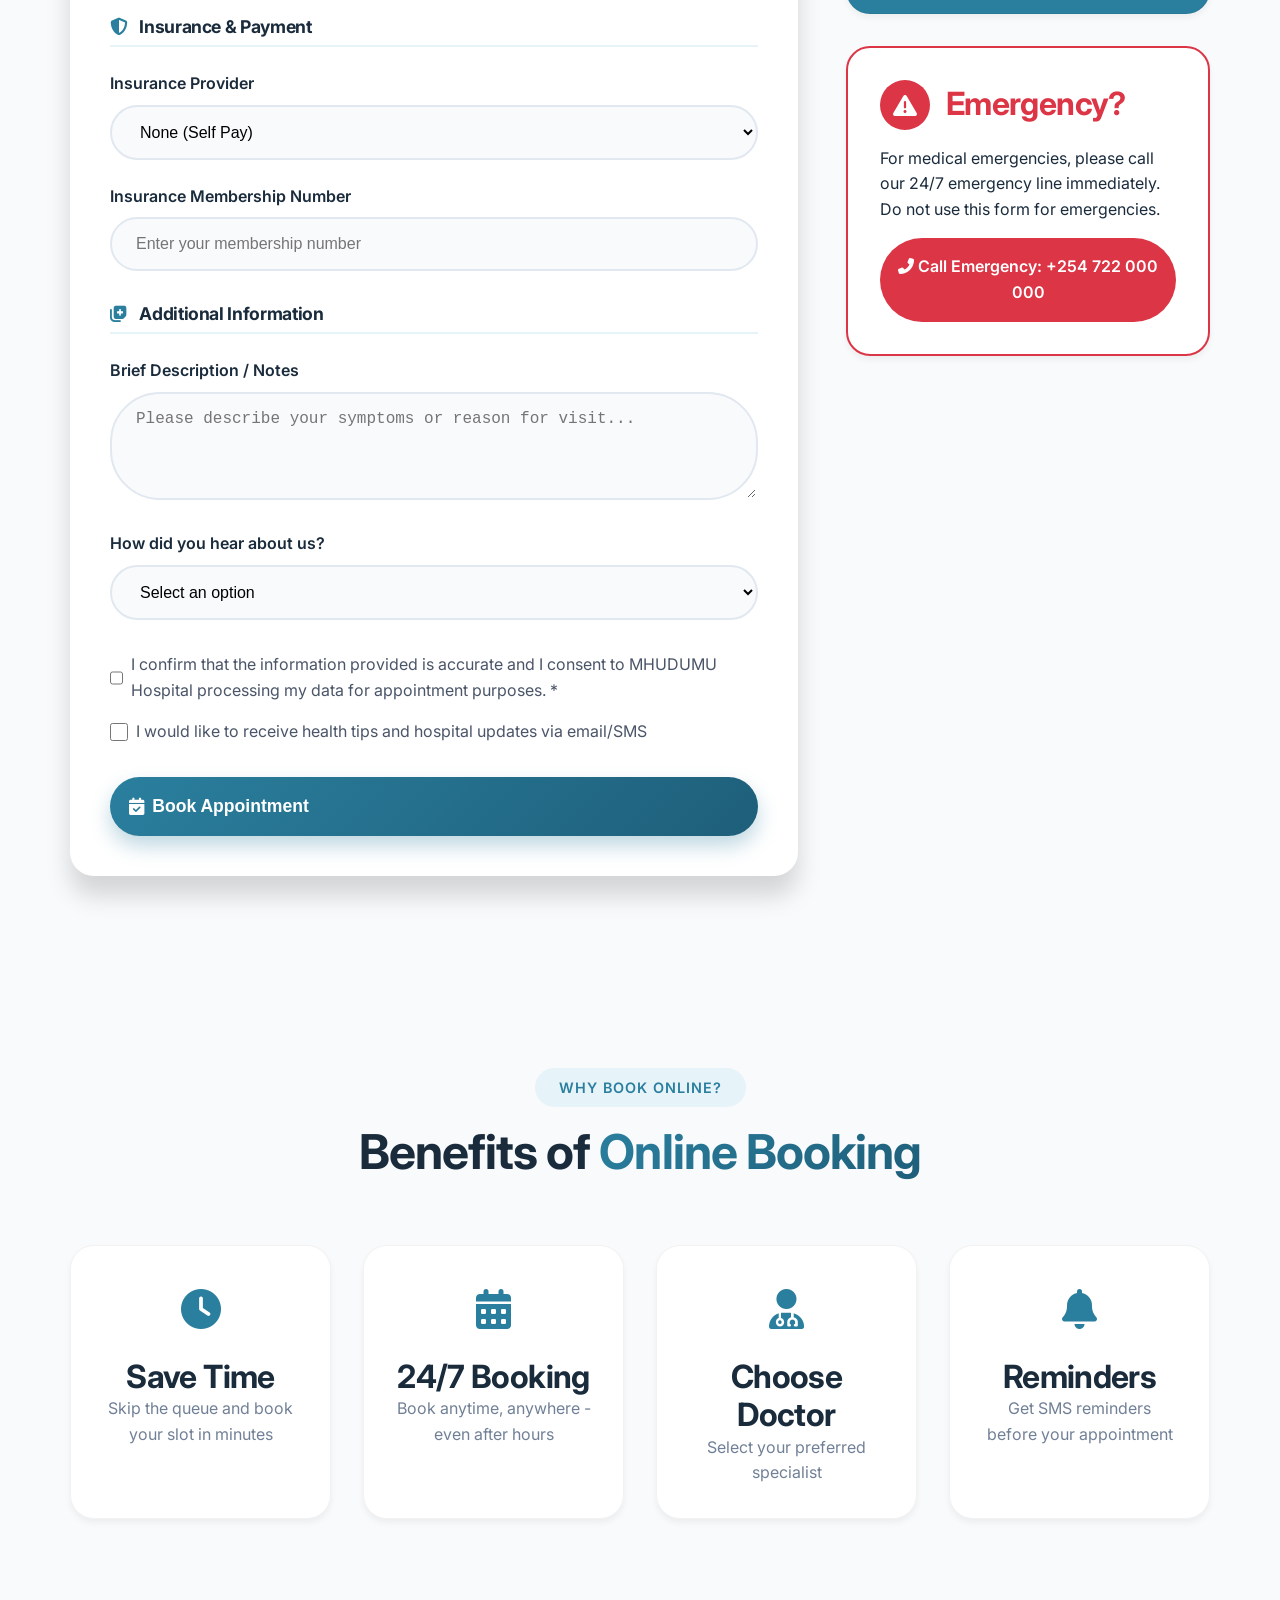
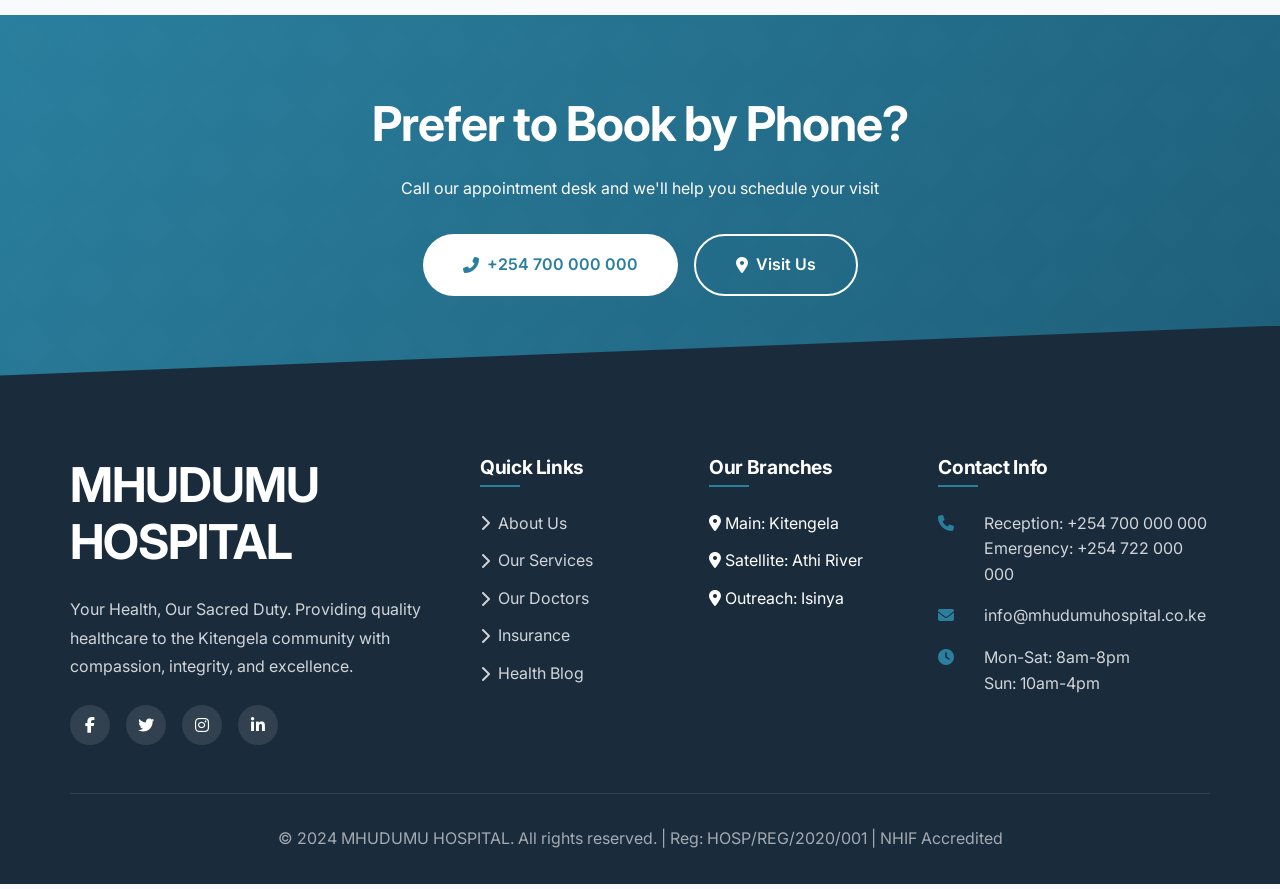
<file: appointment.html>
<!DOCTYPE html>
<html lang="en">
<head>
    <meta charset="UTF-8">
    <meta name="viewport" content="width=device-width, initial-scale=1.0">
    <title>Book Appointment at MHUDUMU HOSPITAL - Online Booking | Kitengela</title>
    
    <!-- Meta Tags -->
    <meta name="description" content="Book your appointment online at MHUDUMU Hospital. Choose your preferred department, date, and doctor. Quick and easy appointment scheduling in Kitengela.">
    <meta name="keywords" content="book appointment hospital, online doctor booking, appointment scheduler, hospital appointment Kitengela">
    
    <!-- Open Graph -->
    <meta property="og:title" content="Book Appointment at MHUDUMU HOSPITAL">
    <meta property="og:description" content="Schedule your visit online with our easy appointment booking system.">
    
    <!-- Font Awesome -->
    <link rel="stylesheet" href="https://cdnjs.cloudflare.com/ajax/libs/font-awesome/6.5.1/css/all.min.css">
    
    <!-- Google Fonts -->
    <link href="https://fonts.googleapis.com/css2?family=Inter:wght@300;400;500;600;700;800&display=swap" rel="stylesheet">
    
    <!-- AOS Animation Library -->
    <link href="https://unpkg.com/aos@2.3.1/dist/aos.css" rel="stylesheet">
    
    <!-- Custom CSS -->
    <link rel="stylesheet" href="css/styles.css">
</head>
<body>
    <!-- Skip Navigation -->
    <a href="#main-content" class="skip-nav">Skip to main content</a>
    
    <!-- Emergency Header -->
    <div class="emergency-header">
        <div class="container">
            <div class="emergency-contacts">
                <div class="emergency-item">
                    <div class="emergency-icon">
                        <i class="fas fa-ambulance"></i>
                    </div>
                    <div class="emergency-info">
                        <span class="emergency-label">Emergency 24/7</span>
                        <a href="tel:+254722000000" class="emergency-number">+254 722 000 000</a>
                    </div>
                </div>
                
                <div class="emergency-item">
                    <div class="emergency-icon">
                        <i class="fas fa-heartbeat"></i>
                    </div>
                    <div class="emergency-info">
                        <span class="emergency-label">Ambulance</span>
                        <a href="tel:+254733000000" class="emergency-number">+254 733 000 000</a>
                    </div>
                </div>
                
                <div class="emergency-item">
                    <div class="emergency-icon">
                        <i class="fas fa-clock"></i>
                    </div>
                    <div class="emergency-info">
                        <span class="emergency-label">Working Hours</span>
                        <span class="emergency-number">24/7 Service</span>
                    </div>
                </div>
            </div>
            
            <div class="emergency-badge-pulse">
                <i class="fas fa-exclamation-triangle"></i>
                EMERGENCY: 24/7 AVAILABLE
            </div>
        </div>
    </div>
    
    <!-- Navigation -->
    <nav class="main-nav">
        <div class="container nav-container">
            <div class="logo">
                <div class="logo-3d">
                    <div class="logo-3d-inner">
                        <div class="logo-front">
                            <i class="fas fa-plus"></i>
                        </div>
                        <div class="logo-back">
                            <i class="fas fa-heart"></i>
                        </div>
                    </div>
                </div>
                <div class="logo-text">
                    <h1>MHUDUMU <span class="gradient-text">HOSPITAL</span></h1>
                    <span class="logo-badge">EST.2020</span>
                </div>
            </div>
            
            <div class="mobile-menu-btn">
                <i class="fas fa-bars"></i>
            </div>
            
            <ul class="nav-links">
                <li><a href="index.html">Home</a></li>
                <li><a href="about.html">About</a></li>
                <li><a href="services.html">Services</a></li>
                <li><a href="doctors.html">Doctors</a></li>
                <li><a href="insurance.html">Insurance</a></li>
                <li><a href="blog.html">Health Blog</a></li>  <!-- Add this line -->
                <li><a href="contact.html">Contact</a></li>
                <li><a href="appointment.html" class="book-btn active"><i class="fas fa-calendar-check"></i> Book Now</a></li>
            </ul>
        </div>
    </nav>
    
    <main id="main-content">
        
        <!-- Page Header -->
        <section class="page-header">
            <div class="page-header-pattern"></div>
            <div class="container">
                <div class="page-header-content" data-aos="fade-up">
                    <h1 class="page-header-title">Book an Appointment</h1>
                    <div class="breadcrumb-modern">
                        <ul class="breadcrumb-list">
                            <li><a href="index.html">Home</a></li>
                            <li>Book Appointment</li>
                        </ul>
                    </div>
                </div>
            </div>
        </section>
        
        <!-- Appointment Intro -->
        <section class="section-modern" style="padding: 3rem 0;">
            <div class="container">
                <div style="text-align: center; max-width: 800px; margin: 0 auto;" data-aos="fade-up">
                    <span class="section-subtitle">Schedule Your Visit</span>
                    <h2 class="section-title-modern" style="margin-bottom: 1.5rem;">
                        Easy & Convenient <span>Appointment Booking</span>
                    </h2>
                    <p style="font-size: 1.1rem; line-height: 1.8; color: var(--gray-dark);">
                        Fill out the form below to schedule your appointment. Our team will confirm your booking 
                        within 24 hours via phone or email. For emergencies, please call our emergency line directly.
                    </p>
                </div>
            </div>
        </section>
        
        <!-- Appointment Form Section -->
        <section class="section-modern" style="background: var(--light); padding-top: 2rem;">
            <div class="container">
                <div style="display: grid; grid-template-columns: 2fr 1fr; gap: 3rem;">
                    <!-- Appointment Form -->
                    <div data-aos="fade-right">
                        <div class="form-modern" style="background: white; padding: 2.5rem; border-radius: var(--border-radius-lg); box-shadow: var(--box-shadow-lg);">
                            <h3 style="margin-bottom: 2rem; color: var(--primary);">Appointment Details</h3>
                            
                            <form id="appointmentForm">
                                <!-- Personal Information -->
                                <div style="margin-bottom: 2rem;">
                                    <h4 style="margin-bottom: 1.5rem; font-size: 1.1rem; color: var(--dark); border-bottom: 2px solid var(--primary-soft); padding-bottom: 0.5rem;">
                                        <i class="fas fa-user" style="color: var(--primary); margin-right: 0.5rem;"></i> Personal Information
                                    </h4>
                                    
                                    <div class="form-group-modern">
                                        <label for="fullName" class="form-label-modern">Full Name *</label>
                                        <input type="text" id="fullName" class="form-control-modern" placeholder="Enter your full name" required>
                                    </div>
                                    
                                    <div style="display: grid; grid-template-columns: 1fr 1fr; gap: 1rem;">
                                        <div class="form-group-modern">
                                            <label for="phone" class="form-label-modern">Phone Number *</label>
                                            <input type="tel" id="phone" class="form-control-modern" placeholder="e.g., 0712345678" required>
                                        </div>
                                        
                                        <div class="form-group-modern">
                                            <label for="email" class="form-label-modern">Email Address *</label>
                                            <input type="email" id="email" class="form-control-modern" placeholder="your@email.com" required>
                                        </div>
                                    </div>
                                    
                                    <div class="form-group-modern">
                                        <label for="idNumber" class="form-label-modern">ID Number / Passport</label>
                                        <input type="text" id="idNumber" class="form-control-modern" placeholder="Enter your ID or passport number">
                                    </div>
                                </div>
                                
                                <!-- Appointment Details -->
                                <div style="margin-bottom: 2rem;">
                                    <h4 style="margin-bottom: 1.5rem; font-size: 1.1rem; color: var(--dark); border-bottom: 2px solid var(--primary-soft); padding-bottom: 0.5rem;">
                                        <i class="fas fa-calendar-alt" style="color: var(--primary); margin-right: 0.5rem;"></i> Appointment Details
                                    </h4>
                                    
                                    <div style="display: grid; grid-template-columns: 1fr 1fr; gap: 1rem;">
                                        <div class="form-group-modern">
                                            <label for="department" class="form-label-modern">Department *</label>
                                            <select id="department" class="form-control-modern" required>
                                                <option value="">Select Department</option>
                                                <option value="emergency">Emergency Services</option>
                                                <option value="outpatient">Outpatient Services</option>
                                                <option value="inpatient">Inpatient Services</option>
                                                <option value="maternity">Maternity</option>
                                                <option value="laboratory">Laboratory</option>
                                                <option value="radiology">Radiology</option>
                                                <option value="pharmacy">Pharmacy</option>
                                                <option value="diabetes">Diabetes Clinic</option>
                                                <option value="cardiology">Cardiology Clinic</option>
                                                <option value="pediatrics">Pediatrics Clinic</option>
                                                <option value="antenatal">Antenatal Clinic</option>
                                            </select>
                                        </div>
                                        
                                        <div class="form-group-modern">
                                            <label for="doctor" class="form-label-modern">Preferred Doctor (Optional)</label>
                                            <select id="doctor" class="form-control-modern">
                                                <option value="">Any Available Doctor</option>
                                                <option value="jane-mwende">Dr. Jane Mwende - Physician</option>
                                                <option value="james-odhiambo">Dr. James Odhiambo - Pediatrician</option>
                                                <option value="sarah-wanjiku">Dr. Sarah Wanjiku - OB/GYN</option>
                                                <option value="peter-kipchoge">Dr. Peter Kipchoge - Cardiologist</option>
                                                <option value="david-omondi">Dr. David Omondi - Surgeon</option>
                                                <option value="mary-atieno">Dr. Mary Atieno - Endocrinologist</option>
                                            </select>
                                        </div>
                                    </div>
                                    
                                    <div style="display: grid; grid-template-columns: 1fr 1fr; gap: 1rem;">
                                        <div class="form-group-modern">
                                            <label for="date" class="form-label-modern">Preferred Date *</label>
                                            <input type="date" id="date" class="form-control-modern" required>
                                        </div>
                                        
                                        <div class="form-group-modern">
                                            <label for="time" class="form-label-modern">Preferred Time</label>
                                            <select id="time" class="form-control-modern">
                                                <option value="">Any Time</option>
                                                <option value="morning">Morning (8:00am - 12:00pm)</option>
                                                <option value="afternoon">Afternoon (12:00pm - 4:00pm)</option>
                                                <option value="evening">Evening (4:00pm - 8:00pm)</option>
                                            </select>
                                        </div>
                                    </div>
                                    
                                    <div class="form-group-modern">
                                        <label for="branch" class="form-label-modern">Preferred Branch *</label>
                                        <select id="branch" class="form-control-modern" required>
                                            <option value="">Select Branch</option>
                                            <option value="kitengela">Main Branch - Kitengela</option>
                                            <option value="athi-river">Satellite Clinic - Athi River</option>
                                            <option value="isinya">Outreach Center - Isinya</option>
                                        </select>
                                    </div>
                                </div>
                                
                                <!-- Insurance & Payment -->
                                <div style="margin-bottom: 2rem;">
                                    <h4 style="margin-bottom: 1.5rem; font-size: 1.1rem; color: var(--dark); border-bottom: 2px solid var(--primary-soft); padding-bottom: 0.5rem;">
                                        <i class="fas fa-shield-alt" style="color: var(--primary); margin-right: 0.5rem;"></i> Insurance & Payment
                                    </h4>
                                    
                                    <div class="form-group-modern">
                                        <label for="insurance" class="form-label-modern">Insurance Provider</label>
                                        <select id="insurance" class="form-control-modern">
                                            <option value="">None (Self Pay)</option>
                                            <option value="nhif">NHIF</option>
                                            <option value="jubilee">Jubilee Insurance</option>
                                            <option value="aar">AAR Insurance</option>
                                            <option value="britam">Britam</option>
                                            <option value="cic">CIC Insurance</option>
                                            <option value="resolution">Resolution Insurance</option>
                                            <option value="other">Other</option>
                                        </select>
                                    </div>
                                    
                                    <div class="form-group-modern">
                                        <label for="insuranceNumber" class="form-label-modern">Insurance Membership Number</label>
                                        <input type="text" id="insuranceNumber" class="form-control-modern" placeholder="Enter your membership number">
                                    </div>
                                </div>
                                
                                <!-- Additional Information -->
                                <div style="margin-bottom: 2rem;">
                                    <h4 style="margin-bottom: 1.5rem; font-size: 1.1rem; color: var(--dark); border-bottom: 2px solid var(--primary-soft); padding-bottom: 0.5rem;">
                                        <i class="fas fa-notes-medical" style="color: var(--primary); margin-right: 0.5rem;"></i> Additional Information
                                    </h4>
                                    
                                    <div class="form-group-modern">
                                        <label for="message" class="form-label-modern">Brief Description / Notes</label>
                                        <textarea id="message" class="form-control-modern" rows="4" placeholder="Please describe your symptoms or reason for visit..."></textarea>
                                    </div>
                                    
                                    <div class="form-group-modern">
                                        <label for="howHeard" class="form-label-modern">How did you hear about us?</label>
                                        <select id="howHeard" class="form-control-modern">
                                            <option value="">Select an option</option>
                                            <option value="search">Google / Internet Search</option>
                                            <option value="social">Social Media</option>
                                            <option value="friend">Friend / Family</option>
                                            <option value="doctor">Doctor Referral</option>
                                            <option value="insurance">Insurance Provider</option>
                                            <option value="other">Other</option>
                                        </select>
                                    </div>
                                </div>
                                
                                <!-- Consent -->
                                <div style="margin-bottom: 2rem;">
                                    <div style="display: flex; align-items: center; gap: 0.5rem; margin-bottom: 1rem;">
                                        <input type="checkbox" id="consent" style="width: 18px; height: 18px;" required>
                                        <label for="consent" style="color: var(--gray-dark);">I confirm that the information provided is accurate and I consent to MHUDUMU Hospital processing my data for appointment purposes. *</label>
                                    </div>
                                    
                                    <div style="display: flex; align-items: center; gap: 0.5rem;">
                                        <input type="checkbox" id="updates" style="width: 18px; height: 18px;">
                                        <label for="updates" style="color: var(--gray-dark);">I would like to receive health tips and hospital updates via email/SMS</label>
                                    </div>
                                </div>
                                
                                <button type="submit" class="btn-modern btn-primary-modern" style="width: 100%; padding: 1.2rem; font-size: 1.1rem;">
                                    <i class="fas fa-calendar-check"></i> Book Appointment
                                </button>
                            </form>
                        </div>
                    </div>
                    
                    <!-- Sidebar Information -->
                    <div data-aos="fade-left">
                        <!-- Appointment Info Card -->
                        <div class="service-card-modern" style="margin-bottom: 2rem;">
                            <h3 style="margin-bottom: 1.5rem; color: var(--primary);">
                                <i class="fas fa-info-circle"></i> Important Information
                            </h3>
                            <ul style="list-style: none;">
                                <li style="display: flex; gap: 0.5rem; margin-bottom: 1rem;">
                                    <i class="fas fa-check-circle" style="color: var(--success); margin-top: 0.2rem;"></i>
                                    <span>Appointments are confirmed within 24 hours via phone or SMS</span>
                                </li>
                                <li style="display: flex; gap: 0.5rem; margin-bottom: 1rem;">
                                    <i class="fas fa-check-circle" style="color: var(--success); margin-top: 0.2rem;"></i>
                                    <span>Please arrive 15 minutes before your appointment time</span>
                                </li>
                                <li style="display: flex; gap: 0.5rem; margin-bottom: 1rem;">
                                    <i class="fas fa-check-circle" style="color: var(--success); margin-top: 0.2rem;"></i>
                                    <span>Bring your NHIF card, insurance card, and ID if applicable</span>
                                </li>
                                <li style="display: flex; gap: 0.5rem; margin-bottom: 1rem;">
                                    <i class="fas fa-check-circle" style="color: var(--success); margin-top: 0.2rem;"></i>
                                    <span>For cancellations, please notify us at least 2 hours in advance</span>
                                </li>
                                <li style="display: flex; gap: 0.5rem; margin-bottom: 1rem;">
                                    <i class="fas fa-check-circle" style="color: var(--success); margin-top: 0.2rem;"></i>
                                    <span>Emergency cases should NOT use this form - call our emergency line</span>
                                </li>
                            </ul>
                        </div>
                        
                        <!-- Contact Card -->
                        <div class="service-card-modern" style="background: var(--primary); color: white; margin-bottom: 2rem;">
                            <h3 style="color: white; margin-bottom: 1.5rem;">
                                <i class="fas fa-phone-alt"></i> Need Help?
                            </h3>
                            <p style="margin-bottom: 1.5rem; opacity: 0.9;">Call our appointment desk for assistance with booking</p>
                            <div style="margin-bottom: 1rem;">
                                <div style="display: flex; align-items: center; gap: 0.5rem; margin-bottom: 0.5rem;">
                                    <i class="fas fa-phone"></i>
                                    <a href="tel:+254700000000" style="color: white; text-decoration: none; font-size: 1.2rem;">+254 700 000 000</a>
                                </div>
                                <div style="display: flex; align-items: center; gap: 0.5rem;">
                                    <i class="fab fa-whatsapp"></i>
                                    <a href="https://wa.me/254712345678" style="color: white; text-decoration: none; font-size: 1.2rem;">+254 712 345 678</a>
                                </div>
                            </div>
                            <div style="margin-top: 1.5rem; padding-top: 1.5rem; border-top: 1px solid rgba(255,255,255,0.2);">
                                <div style="display: flex; align-items: center; gap: 0.5rem;">
                                    <i class="fas fa-clock"></i>
                                    <span>Mon-Sat: 8:00am - 8:00pm | Sun: 10:00am - 4:00pm</span>
                                </div>
                            </div>
                        </div>
                        
                        <!-- Emergency Card -->
                        <div class="service-card-modern" style="border: 2px solid var(--emergency);">
                            <div style="display: flex; align-items: center; gap: 1rem; margin-bottom: 1rem;">
                                <div style="width: 50px; height: 50px; background: var(--emergency); border-radius: 50%; display: flex; align-items: center; justify-content: center; color: white; font-size: 1.5rem;">
                                    <i class="fas fa-exclamation-triangle"></i>
                                </div>
                                <h3 style="color: var(--emergency); margin: 0;">Emergency?</h3>
                            </div>
                            <p style="margin-bottom: 1rem;">For medical emergencies, please call our 24/7 emergency line immediately. Do not use this form for emergencies.</p>
                            <a href="tel:+254722000000" class="btn-modern" style="background: var(--emergency); color: white; display: block; text-align: center; padding: 1rem; border-radius: 50px; text-decoration: none; font-weight: 600;">
                                <i class="fas fa-phone-alt"></i> Call Emergency: +254 722 000 000
                            </a>
                        </div>
                    </div>
                </div>
            </div>
        </section>
        
        <!-- Appointment Benefits -->
        <section class="section-modern">
            <div class="container">
                <div class="section-header" data-aos="fade-up">
                    <span class="section-subtitle">Why Book Online?</span>
                    <h2 class="section-title-modern">
                        Benefits of <span>Online Booking</span>
                    </h2>
                </div>
                
                <div style="display: grid; grid-template-columns: repeat(4, 1fr); gap: 2rem; margin-top: 3rem;">
                    <div class="service-card-modern" style="text-align: center;" data-aos="fade-up">
                        <div style="font-size: 2.5rem; color: var(--primary); margin-bottom: 1rem;">
                            <i class="fas fa-clock"></i>
                        </div>
                        <h3>Save Time</h3>
                        <p style="color: var(--gray);">Skip the queue and book your slot in minutes</p>
                    </div>
                    
                    <div class="service-card-modern" style="text-align: center;" data-aos="fade-up" data-aos-delay="100">
                        <div style="font-size: 2.5rem; color: var(--primary); margin-bottom: 1rem;">
                            <i class="fas fa-calendar-alt"></i>
                        </div>
                        <h3>24/7 Booking</h3>
                        <p style="color: var(--gray);">Book anytime, anywhere - even after hours</p>
                    </div>
                    
                    <div class="service-card-modern" style="text-align: center;" data-aos="fade-up" data-aos-delay="200">
                        <div style="font-size: 2.5rem; color: var(--primary); margin-bottom: 1rem;">
                            <i class="fas fa-user-md"></i>
                        </div>
                        <h3>Choose Doctor</h3>
                        <p style="color: var(--gray);">Select your preferred specialist</p>
                    </div>
                    
                    <div class="service-card-modern" style="text-align: center;" data-aos="fade-up" data-aos-delay="300">
                        <div style="font-size: 2.5rem; color: var(--primary); margin-bottom: 1rem;">
                            <i class="fas fa-bell"></i>
                        </div>
                        <h3>Reminders</h3>
                        <p style="color: var(--gray);">Get SMS reminders before your appointment</p>
                    </div>
                </div>
            </div>
        </section>
        
        <!-- CTA Section -->
        <section class="cta-modern">
            <div class="cta-pattern"></div>
            <div class="container">
                <div class="cta-content" data-aos="zoom-in">
                    <h2 class="cta-title">Prefer to Book by Phone?</h2>
                    <p class="cta-description">
                        Call our appointment desk and we'll help you schedule your visit
                    </p>
                    <div class="cta-buttons">
                        <a href="tel:+254700000000" class="btn-cta">
                            <i class="fas fa-phone-alt"></i> +254 700 000 000
                        </a>
                        <a href="contact.html" class="btn-cta btn-cta-outline">
                            <i class="fas fa-map-marker-alt"></i> Visit Us
                        </a>
                    </div>
                </div>
            </div>
        </section>
    </main>
    
    <!-- Success Modal -->
    <div id="appointmentSuccessModal" class="service-detail-modal">
        <div class="modal-content" style="max-width: 500px; text-align: center;">
            <div class="modal-close" onclick="document.getElementById('appointmentSuccessModal').classList.remove('active'); document.body.style.overflow = 'auto';">
                <i class="fas fa-times"></i>
            </div>
            <div style="font-size: 5rem; color: var(--success); margin-bottom: 1rem;">
                <i class="fas fa-check-circle"></i>
            </div>
            <h2 style="color: var(--primary); margin-bottom: 1rem;">Appointment Request Received!</h2>
            <p style="margin-bottom: 2rem; line-height: 1.8;">Thank you for choosing MHUDUMU Hospital. We will contact you within 24 hours to confirm your appointment via phone or SMS.</p>
            <div style="background: var(--light); padding: 1rem; border-radius: var(--border-radius-md); margin-bottom: 2rem;">
                <p style="margin-bottom: 0.5rem;"><strong>Reference Number:</strong> <span style="color: var(--primary);">MHUD-2024-${Math.floor(Math.random() * 10000)}</span></p>
                <p style="font-size: 0.9rem; color: var(--gray);">Please keep this number for reference</p>
            </div>
            <a href="index.html" class="btn-modern btn-primary-modern" style="display: inline-block; padding: 1rem 2rem;">
                <i class="fas fa-home"></i> Return to Home
            </a>
        </div>
    </div>
    
    <!-- Footer -->
    <footer class="footer-modern">
        <div class="footer-wave"></div>
        <div class="container">
            <div class="footer-grid-modern">
                <div>
                    <div class="footer-logo">
                        <h2>MHUDUMU <span>HOSPITAL</span></h2>
                    </div>
                    <p class="footer-about">
                        Your Health, Our Sacred Duty. Providing quality healthcare to the Kitengela community 
                        with compassion, integrity, and excellence.
                    </p>
                    <div class="footer-social">
                        <a href="#" aria-label="Facebook"><i class="fab fa-facebook-f"></i></a>
                        <a href="#" aria-label="Twitter"><i class="fab fa-twitter"></i></a>
                        <a href="#" aria-label="Instagram"><i class="fab fa-instagram"></i></a>
                        <a href="#" aria-label="LinkedIn"><i class="fab fa-linkedin-in"></i></a>
                    </div>
                </div>
                
                <div>
                    <h3 class="footer-title">Quick Links</h3>
                    <ul class="footer-links">
                        <li><a href="about.html"><i class="fas fa-chevron-right"></i> About Us</a></li>
                        <li><a href="services.html"><i class="fas fa-chevron-right"></i> Our Services</a></li>
                        <li><a href="doctors.html"><i class="fas fa-chevron-right"></i> Our Doctors</a></li>
                        <li><a href="insurance.html"><i class="fas fa-chevron-right"></i> Insurance</a></li>
                        <li><a href="blog.html"><i class="fas fa-chevron-right"></i> Health Blog</a></li>
                    </ul>
                </div>
                
                <div>
                    <h3 class="footer-title">Our Branches</h3>
                    <ul class="footer-links">
                        <li><i class="fas fa-map-marker-alt"></i> Main: Kitengela</li>
                        <li><i class="fas fa-map-marker-alt"></i> Satellite: Athi River</li>
                        <li><i class="fas fa-map-marker-alt"></i> Outreach: Isinya</li>
                    </ul>
                </div>
                
                <div>
                    <h3 class="footer-title">Contact Info</h3>
                    <div class="footer-contact-item">
                        <div class="footer-contact-icon">
                            <i class="fas fa-phone"></i>
                        </div>
                        <div>
                            <div>Reception: +254 700 000 000</div>
                            <div>Emergency: +254 722 000 000</div>
                        </div>
                    </div>
                    
                    <div class="footer-contact-item">
                        <div class="footer-contact-icon">
                            <i class="fas fa-envelope"></i>
                        </div>
                        <div>info@mhudumuhospital.co.ke</div>
                    </div>
                    
                    <div class="footer-contact-item">
                        <div class="footer-contact-icon">
                            <i class="fas fa-clock"></i>
                        </div>
                        <div>Mon-Sat: 8am-8pm<br>Sun: 10am-4pm</div>
                    </div>
                </div>
            </div>
            
            <div class="footer-bottom">
                <p>&copy; 2024 MHUDUMU HOSPITAL. All rights reserved. | Reg: HOSP/REG/2020/001 | NHIF Accredited</p>
            </div>
        </div>
    </footer>
    
    <!-- Floating Elements -->
    <div class="floating-elements">
        <div class="floating-chat" onclick="window.open('https://wa.me/254712345678', '_blank')">
            <i class="fab fa-whatsapp"></i>
            <span class="tooltip">Chat with us</span>
        </div>
        
        <div class="floating-chat" onclick="window.scrollTo({top: 0, behavior: 'smooth'})">
            <i class="fas fa-arrow-up"></i>
            <span class="tooltip">Back to top</span>
        </div>
    </div>
    
    <!-- Scripts -->
    <script src="https://unpkg.com/aos@2.3.1/dist/aos.js"></script>
    <script>
        AOS.init({
            duration: 1000,
            once: true,
            offset: 100
        });
        
        // Set min date for date picker (today)
        const today = new Date().toISOString().split('T')[0];
        document.getElementById('date').setAttribute('min', today);
        
        // Get URL parameters (for pre-selecting department from other pages)
        const urlParams = new URLSearchParams(window.location.search);
        const departmentParam = urlParams.get('department');
        if (departmentParam) {
            const departmentSelect = document.getElementById('department');
            for (let option of departmentSelect.options) {
                if (option.text.toLowerCase().includes(decodeURIComponent(departmentParam).toLowerCase())) {
                    option.selected = true;
                    break;
                }
            }
        }
        
        // Form submission
        document.getElementById('appointmentForm').addEventListener('submit', function(e) {
            e.preventDefault();
            
            // Basic validation
            const required = ['fullName', 'phone', 'email', 'department', 'date', 'branch'];
            let isValid = true;
            
            required.forEach(field => {
                const element = document.getElementById(field);
                if (!element.value) {
                    element.style.borderColor = 'var(--emergency)';
                    isValid = false;
                } else {
                    element.style.borderColor = '';
                }
            });
            
            if (!document.getElementById('consent').checked) {
                alert('Please confirm that your information is accurate');
                isValid = false;
            }
            
            if (!isValid) {
                alert('Please fill in all required fields');
                return;
            }
            
            // Show loading state
            const submitBtn = this.querySelector('button[type="submit"]');
            const originalText = submitBtn.innerHTML;
            submitBtn.innerHTML = '<i class="fas fa-spinner fa-spin"></i> Processing...';
            submitBtn.disabled = true;
            
            // Simulate form submission
            setTimeout(() => {
                submitBtn.innerHTML = originalText;
                submitBtn.disabled = false;
                
                // Show success modal
                document.getElementById('appointmentSuccessModal').classList.add('active');
                document.body.style.overflow = 'hidden';
                
                // Reset form
                this.reset();
            }, 2000);
        });
    </script>
    <script src="js/scripts.js"></script>
</body>
</html>
</file>
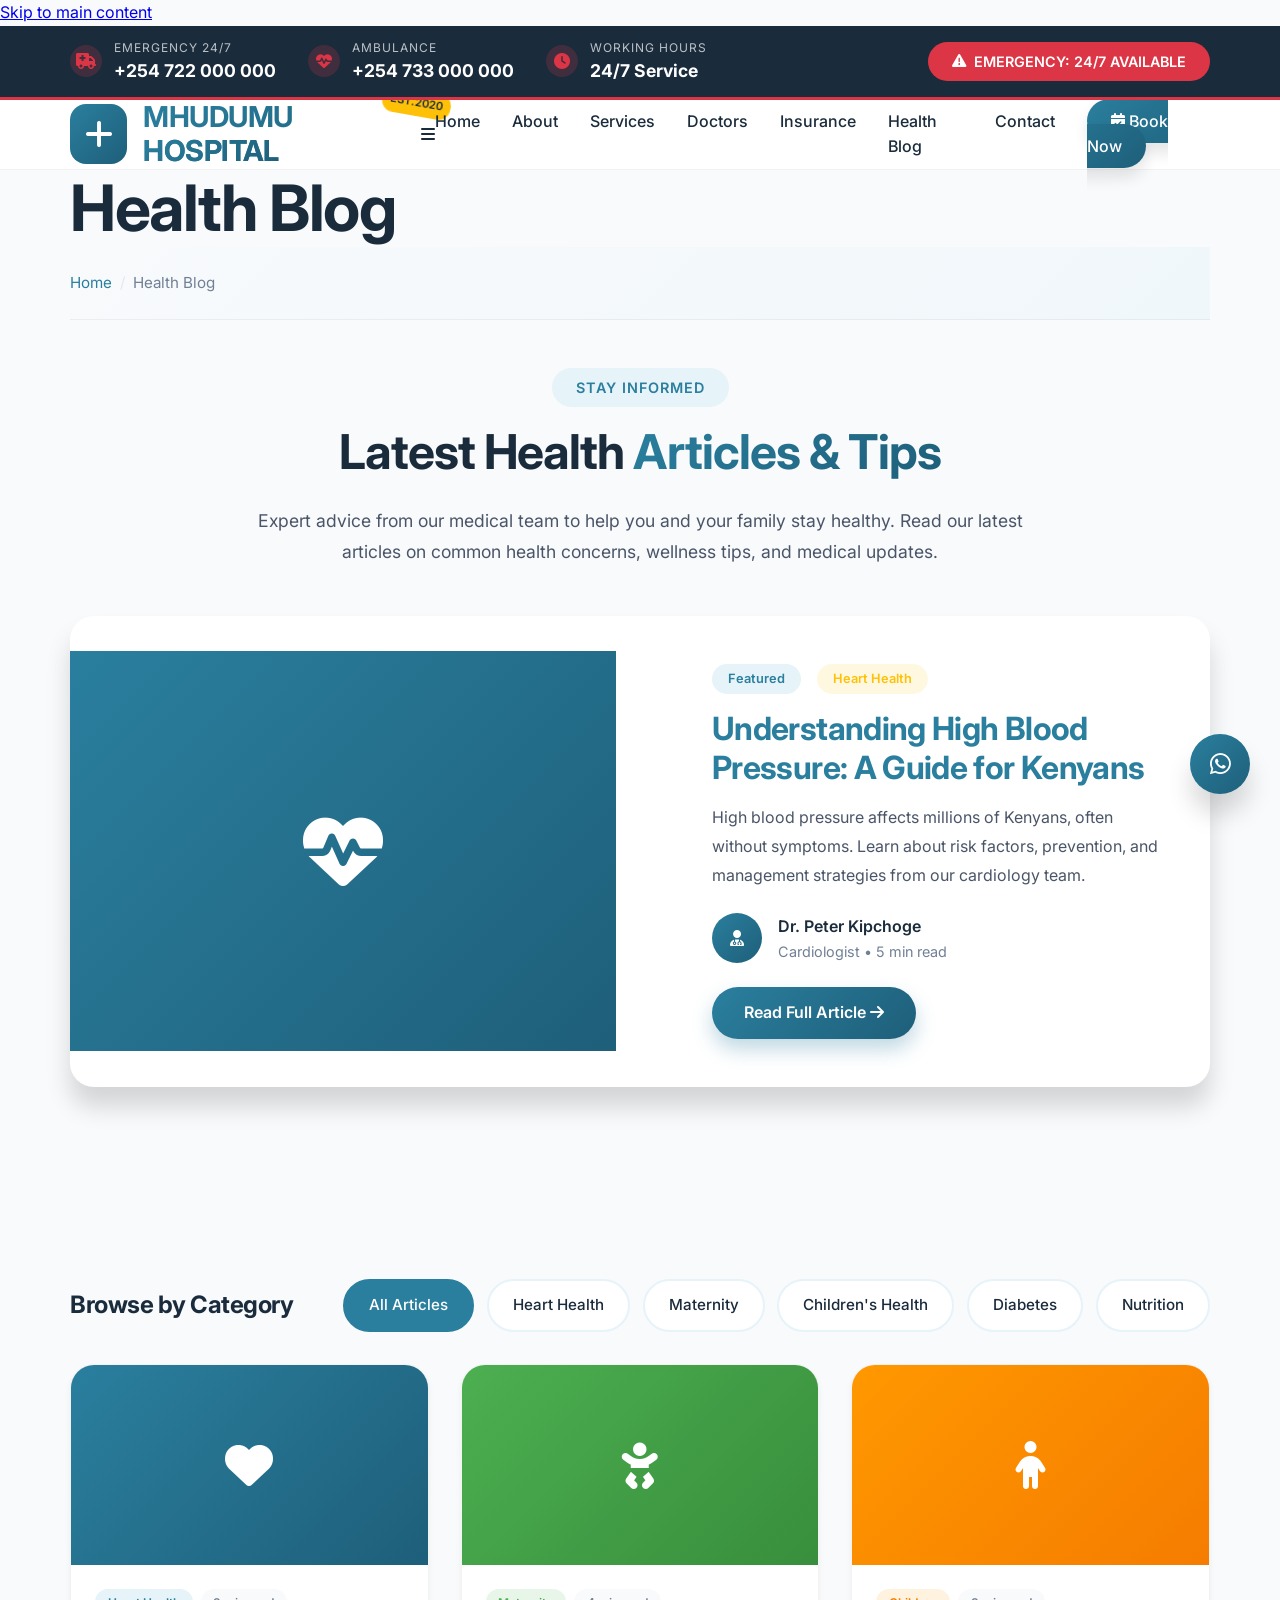
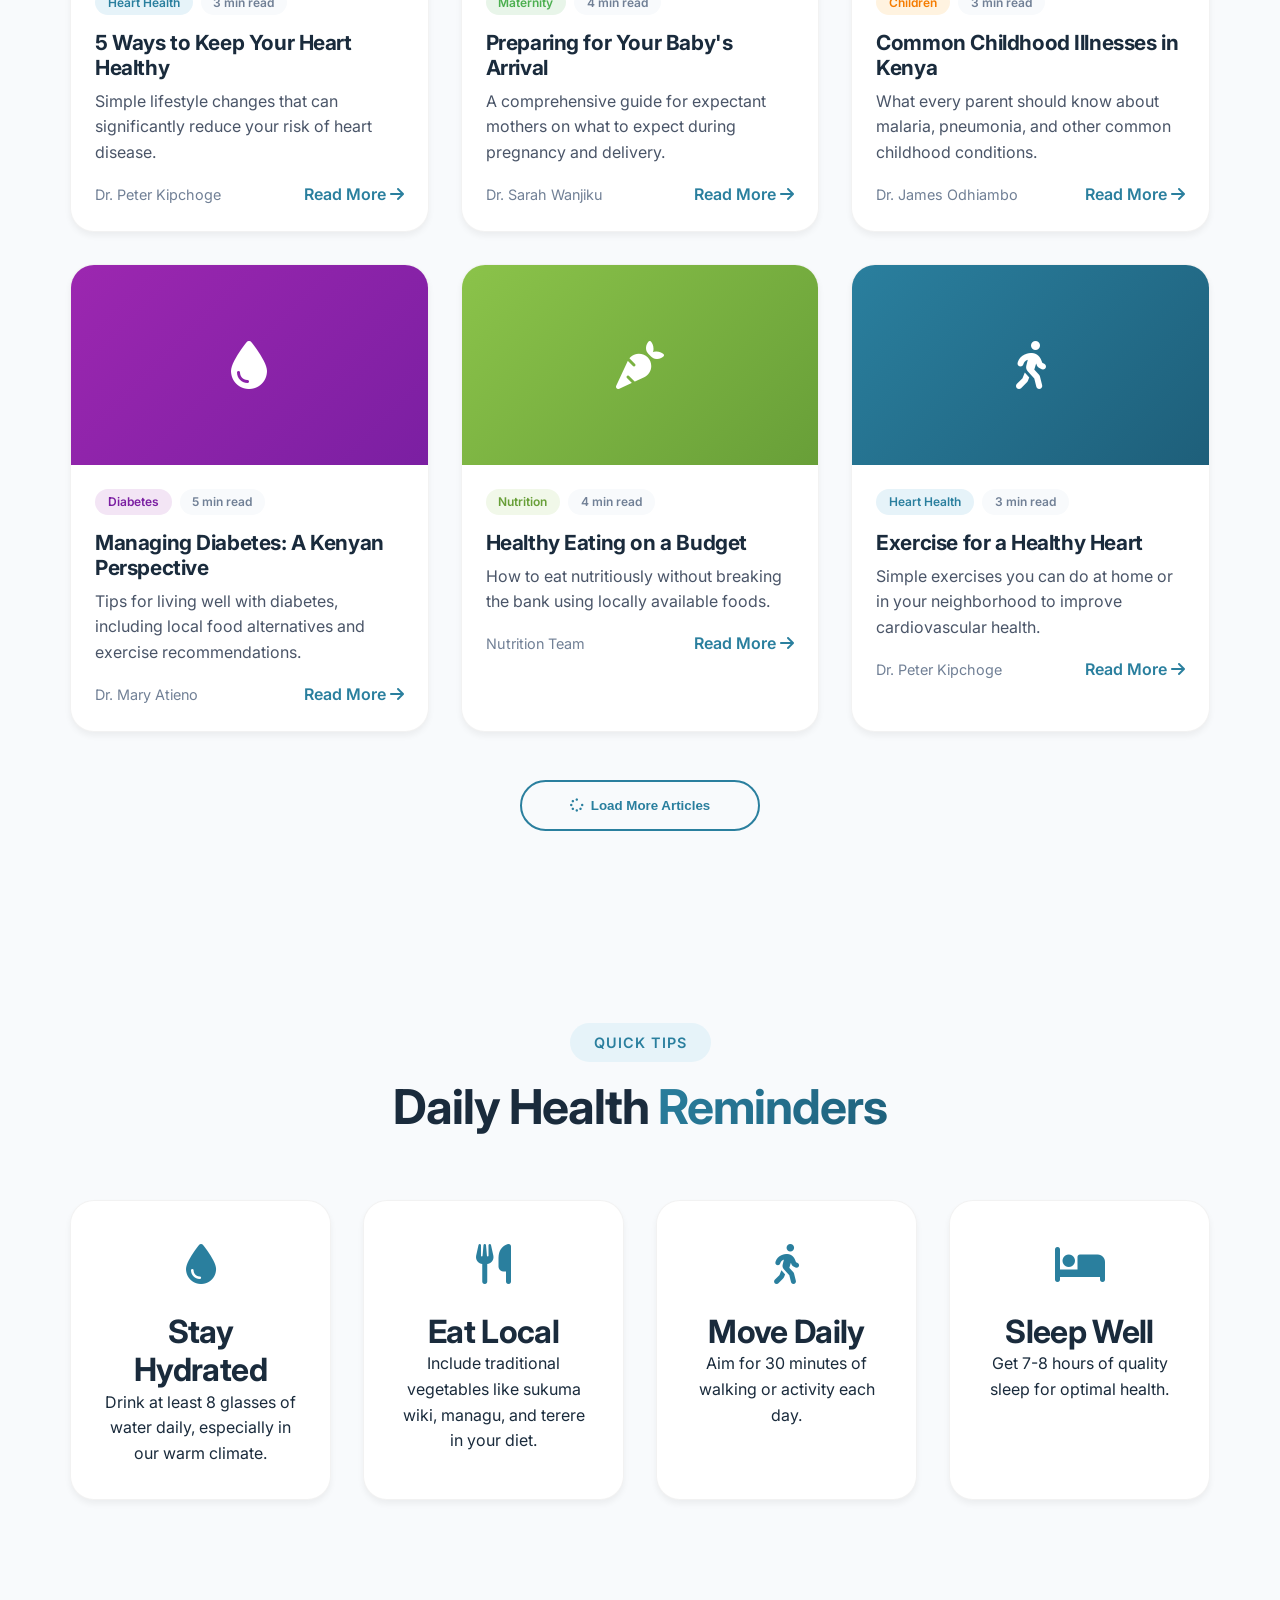
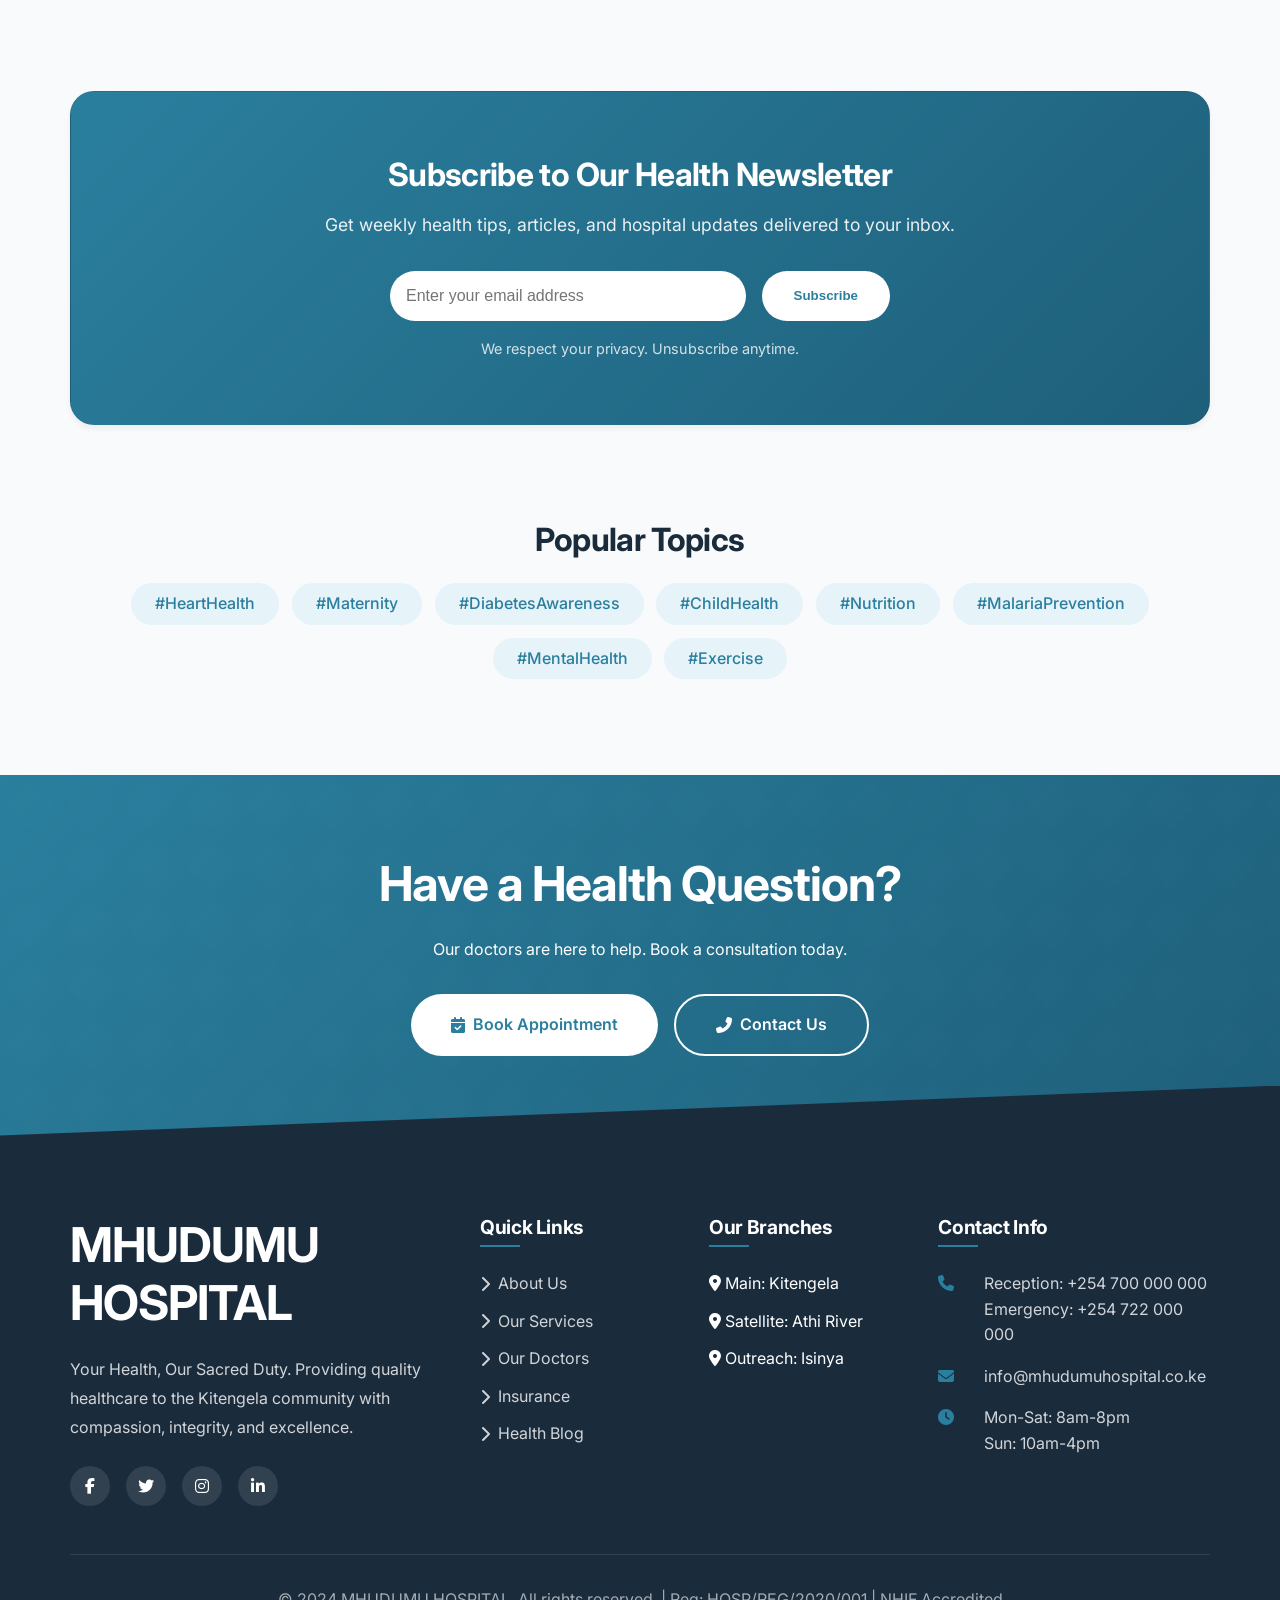
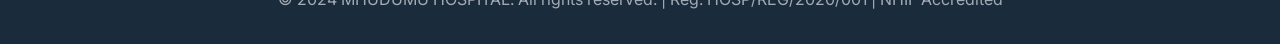
<file: blog.html>
<!DOCTYPE html>
<html lang="en">
<head>
    <meta charset="UTF-8">
    <meta name="viewport" content="width=device-width, initial-scale=1.0">
    <title>Health Blog - MHUDUMU HOSPITAL | Health Tips & Medical Articles | Kitengela</title>
    
    <!-- Meta Tags -->
    <meta name="description" content="Read the latest health articles, tips, and medical advice from MHUDUMU Hospital experts. Stay informed about your health and wellness.">
    <meta name="keywords" content="health blog Kenya, medical articles, health tips, wellness advice, hospital blog Kitengela">
    
    <!-- Open Graph -->
    <meta property="og:title" content="Health Blog - MHUDUMU HOSPITAL">
    <meta property="og:description" content="Expert health advice and medical information from our specialists.">
    
    <!-- Font Awesome -->
    <link rel="stylesheet" href="https://cdnjs.cloudflare.com/ajax/libs/font-awesome/6.5.1/css/all.min.css">
    
    <!-- Google Fonts -->
    <link href="https://fonts.googleapis.com/css2?family=Inter:wght@300;400;500;600;700;800&display=swap" rel="stylesheet">
    
    <!-- AOS Animation Library -->
    <link href="https://unpkg.com/aos@2.3.1/dist/aos.css" rel="stylesheet">
    
    <!-- Custom CSS -->
    <link rel="stylesheet" href="css/styles.css">
</head>
<body>
    <!-- Skip Navigation -->
    <a href="#main-content" class="skip-nav">Skip to main content</a>
    
    <!-- Emergency Header -->
    <div class="emergency-header">
        <div class="container">
            <div class="emergency-contacts">
                <div class="emergency-item">
                    <div class="emergency-icon">
                        <i class="fas fa-ambulance"></i>
                    </div>
                    <div class="emergency-info">
                        <span class="emergency-label">Emergency 24/7</span>
                        <a href="tel:+254722000000" class="emergency-number">+254 722 000 000</a>
                    </div>
                </div>
                
                <div class="emergency-item">
                    <div class="emergency-icon">
                        <i class="fas fa-heartbeat"></i>
                    </div>
                    <div class="emergency-info">
                        <span class="emergency-label">Ambulance</span>
                        <a href="tel:+254733000000" class="emergency-number">+254 733 000 000</a>
                    </div>
                </div>
                
                <div class="emergency-item">
                    <div class="emergency-icon">
                        <i class="fas fa-clock"></i>
                    </div>
                    <div class="emergency-info">
                        <span class="emergency-label">Working Hours</span>
                        <span class="emergency-number">24/7 Service</span>
                    </div>
                </div>
            </div>
            
            <div class="emergency-badge-pulse">
                <i class="fas fa-exclamation-triangle"></i>
                EMERGENCY: 24/7 AVAILABLE
            </div>
        </div>
    </div>
    
    <!-- Navigation -->
    <nav class="main-nav">
        <div class="container nav-container">
            <div class="logo">
                <div class="logo-3d">
                    <div class="logo-3d-inner">
                        <div class="logo-front">
                            <i class="fas fa-plus"></i>
                        </div>
                        <div class="logo-back">
                            <i class="fas fa-heart"></i>
                        </div>
                    </div>
                </div>
                <div class="logo-text">
                    <h1>MHUDUMU <span class="gradient-text">HOSPITAL</span></h1>
                    <span class="logo-badge">EST.2020</span>
                </div>
            </div>
            
            <div class="mobile-menu-btn">
                <i class="fas fa-bars"></i>
            </div>
            
            <ul class="nav-links">
                <li><a href="index.html">Home</a></li>
                <li><a href="about.html">About</a></li>
                <li><a href="services.html">Services</a></li>
                <li><a href="doctors.html">Doctors</a></li>
                <li><a href="insurance.html">Insurance</a></li>
               <li><a href="blog.html">Health Blog</a></li>  <!-- Add this line -->
                <li><a href="contact.html">Contact</a></li>
                <li><a href="appointment.html" class="book-btn"><i class="fas fa-calendar-check"></i> Book Now</a></li>
            </ul>
        </div>
    </nav>
    
    <main id="main-content">
        
        <!-- Page Header -->
        <section class="page-header">
            <div class="page-header-pattern"></div>
            <div class="container">
                <div class="page-header-content" data-aos="fade-up">
                    <h1 class="page-header-title">Health Blog</h1>
                    <div class="breadcrumb-modern">
                        <ul class="breadcrumb-list">
                            <li><a href="index.html">Home</a></li>
                            <li>Health Blog</li>
                        </ul>
                    </div>
                </div>
            </div>
        </section>
        
        <!-- Blog Intro -->
        <section class="section-modern" style="padding: 3rem 0;">
            <div class="container">
                <div style="text-align: center; max-width: 800px; margin: 0 auto;" data-aos="fade-up">
                    <span class="section-subtitle">Stay Informed</span>
                    <h2 class="section-title-modern" style="margin-bottom: 1.5rem;">
                        Latest Health <span>Articles & Tips</span>
                    </h2>
                    <p style="font-size: 1.1rem; line-height: 1.8; color: var(--gray-dark);">
                        Expert advice from our medical team to help you and your family stay healthy. 
                        Read our latest articles on common health concerns, wellness tips, and medical updates.
                    </p>
                </div>
            </div>
        </section>
        
        <!-- Featured Article -->
        <section class="section-modern" style="padding-top: 0;">
            <div class="container">
                <div style="display: grid; grid-template-columns: 1fr 1fr; gap: 3rem; align-items: center; background: white; border-radius: var(--border-radius-lg); overflow: hidden; box-shadow: var(--box-shadow-lg);" data-aos="fade-up">
                    <div style="height: 400px; background: linear-gradient(135deg, var(--primary) 0%, var(--primary-dark) 100%); display: flex; align-items: center; justify-content: center; color: white; font-size: 5rem;">
                        <i class="fas fa-heartbeat"></i>
                    </div>
                    <div style="padding: 3rem;">
                        <div style="display: flex; gap: 1rem; margin-bottom: 1rem;">
                            <span style="background: var(--primary-soft); color: var(--primary); padding: 0.3rem 1rem; border-radius: 30px; font-size: 0.8rem; font-weight: 600;">Featured</span>
                            <span style="background: var(--warning-light); color: var(--warning); padding: 0.3rem 1rem; border-radius: 30px; font-size: 0.8rem; font-weight: 600;">Heart Health</span>
                        </div>
                        <h2 style="font-size: 2rem; margin-bottom: 1rem; color: var(--primary);">Understanding High Blood Pressure: A Guide for Kenyans</h2>
                        <p style="color: var(--gray-dark); line-height: 1.8; margin-bottom: 1.5rem;">
                            High blood pressure affects millions of Kenyans, often without symptoms. Learn about risk factors, 
                            prevention, and management strategies from our cardiology team.
                        </p>
                        <div style="display: flex; align-items: center; gap: 1rem; margin-bottom: 1.5rem;">
                            <div style="width: 50px; height: 50px; background: var(--gradient-primary); border-radius: 50%; display: flex; align-items: center; justify-content: center; color: white;">
                                <i class="fas fa-user-md"></i>
                            </div>
                            <div>
                                <div style="font-weight: 600;">Dr. Peter Kipchoge</div>
                                <div style="font-size: 0.9rem; color: var(--gray);">Cardiologist • 5 min read</div>
                            </div>
                        </div>
                        <a href="#" class="btn-modern btn-primary-modern" style="display: inline-block; padding: 0.8rem 2rem;">Read Full Article <i class="fas fa-arrow-right"></i></a>
                    </div>
                </div>
            </div>
        </section>
        
        <!-- Blog Categories -->
        <section class="section-modern">
            <div class="container">
                <div style="display: flex; justify-content: space-between; align-items: center; flex-wrap: wrap; margin-bottom: 2rem;" data-aos="fade-up">
                    <h3 style="font-size: 1.5rem;">Browse by Category</h3>
                    <div class="service-filter-container" style="margin-bottom: 0;">
                        <span class="service-tab active" data-filter="all">All Articles</span>
                        <span class="service-tab" data-filter="heart">Heart Health</span>
                        <span class="service-tab" data-filter="maternity">Maternity</span>
                        <span class="service-tab" data-filter="children">Children's Health</span>
                        <span class="service-tab" data-filter="diabetes">Diabetes</span>
                        <span class="service-tab" data-filter="nutrition">Nutrition</span>
                    </div>
                </div>
                
                <!-- Blog Posts Grid -->
                <div class="blog-grid" style="display: grid; grid-template-columns: repeat(3, 1fr); gap: 2rem;">
                    <!-- Article 1 - Heart Health -->
                    <div class="service-card-modern" data-blog-category="heart" data-aos="fade-up" style="padding: 0; overflow: hidden;">
                        <div style="height: 200px; background: linear-gradient(135deg, var(--primary) 0%, var(--primary-dark) 100%); display: flex; align-items: center; justify-content: center; color: white; font-size: 3rem;">
                            <i class="fas fa-heart"></i>
                        </div>
                        <div style="padding: 1.5rem;">
                            <div style="display: flex; gap: 0.5rem; margin-bottom: 1rem; flex-wrap: wrap;">
                                <span style="background: var(--primary-soft); color: var(--primary); padding: 0.2rem 0.8rem; border-radius: 20px; font-size: 0.75rem; font-weight: 600;">Heart Health</span>
                                <span style="background: var(--light); color: var(--gray); padding: 0.2rem 0.8rem; border-radius: 20px; font-size: 0.75rem; font-weight: 600;">3 min read</span>
                            </div>
                            <h3 style="font-size: 1.3rem; margin-bottom: 0.5rem;">5 Ways to Keep Your Heart Healthy</h3>
                            <p style="color: var(--gray-dark); margin-bottom: 1rem; line-height: 1.6;">Simple lifestyle changes that can significantly reduce your risk of heart disease.</p>
                            <div style="display: flex; align-items: center; justify-content: space-between;">
                                <span style="font-size: 0.9rem; color: var(--gray);">Dr. Peter Kipchoge</span>
                                <a href="#" style="color: var(--primary); text-decoration: none; font-weight: 600;">Read More <i class="fas fa-arrow-right"></i></a>
                            </div>
                        </div>
                    </div>
                    
                    <!-- Article 2 - Maternity -->
                    <div class="service-card-modern" data-blog-category="maternity" data-aos="fade-up" data-aos-delay="100" style="padding: 0; overflow: hidden;">
                        <div style="height: 200px; background: linear-gradient(135deg, #4CAF50 0%, #388E3C 100%); display: flex; align-items: center; justify-content: center; color: white; font-size: 3rem;">
                            <i class="fas fa-baby"></i>
                        </div>
                        <div style="padding: 1.5rem;">
                            <div style="display: flex; gap: 0.5rem; margin-bottom: 1rem; flex-wrap: wrap;">
                                <span style="background: var(--success-light); color: var(--success); padding: 0.2rem 0.8rem; border-radius: 20px; font-size: 0.75rem; font-weight: 600;">Maternity</span>
                                <span style="background: var(--light); color: var(--gray); padding: 0.2rem 0.8rem; border-radius: 20px; font-size: 0.75rem; font-weight: 600;">4 min read</span>
                            </div>
                            <h3 style="font-size: 1.3rem; margin-bottom: 0.5rem;">Preparing for Your Baby's Arrival</h3>
                            <p style="color: var(--gray-dark); margin-bottom: 1rem; line-height: 1.6;">A comprehensive guide for expectant mothers on what to expect during pregnancy and delivery.</p>
                            <div style="display: flex; align-items: center; justify-content: space-between;">
                                <span style="font-size: 0.9rem; color: var(--gray);">Dr. Sarah Wanjiku</span>
                                <a href="#" style="color: var(--primary); text-decoration: none; font-weight: 600;">Read More <i class="fas fa-arrow-right"></i></a>
                            </div>
                        </div>
                    </div>
                    
                    <!-- Article 3 - Children's Health -->
                    <div class="service-card-modern" data-blog-category="children" data-aos="fade-up" data-aos-delay="200" style="padding: 0; overflow: hidden;">
                        <div style="height: 200px; background: linear-gradient(135deg, #FF9800 0%, #F57C00 100%); display: flex; align-items: center; justify-content: center; color: white; font-size: 3rem;">
                            <i class="fas fa-child"></i>
                        </div>
                        <div style="padding: 1.5rem;">
                            <div style="display: flex; gap: 0.5rem; margin-bottom: 1rem; flex-wrap: wrap;">
                                <span style="background: #FFF3E0; color: #F57C00; padding: 0.2rem 0.8rem; border-radius: 20px; font-size: 0.75rem; font-weight: 600;">Children</span>
                                <span style="background: var(--light); color: var(--gray); padding: 0.2rem 0.8rem; border-radius: 20px; font-size: 0.75rem; font-weight: 600;">3 min read</span>
                            </div>
                            <h3 style="font-size: 1.3rem; margin-bottom: 0.5rem;">Common Childhood Illnesses in Kenya</h3>
                            <p style="color: var(--gray-dark); margin-bottom: 1rem; line-height: 1.6;">What every parent should know about malaria, pneumonia, and other common childhood conditions.</p>
                            <div style="display: flex; align-items: center; justify-content: space-between;">
                                <span style="font-size: 0.9rem; color: var(--gray);">Dr. James Odhiambo</span>
                                <a href="#" style="color: var(--primary); text-decoration: none; font-weight: 600;">Read More <i class="fas fa-arrow-right"></i></a>
                            </div>
                        </div>
                    </div>
                    
                    <!-- Article 4 - Diabetes -->
                    <div class="service-card-modern" data-blog-category="diabetes" data-aos="fade-up" style="padding: 0; overflow: hidden;">
                        <div style="height: 200px; background: linear-gradient(135deg, #9C27B0 0%, #7B1FA2 100%); display: flex; align-items: center; justify-content: center; color: white; font-size: 3rem;">
                            <i class="fas fa-tint"></i>
                        </div>
                        <div style="padding: 1.5rem;">
                            <div style="display: flex; gap: 0.5rem; margin-bottom: 1rem; flex-wrap: wrap;">
                                <span style="background: #F3E5F5; color: #7B1FA2; padding: 0.2rem 0.8rem; border-radius: 20px; font-size: 0.75rem; font-weight: 600;">Diabetes</span>
                                <span style="background: var(--light); color: var(--gray); padding: 0.2rem 0.8rem; border-radius: 20px; font-size: 0.75rem; font-weight: 600;">5 min read</span>
                            </div>
                            <h3 style="font-size: 1.3rem; margin-bottom: 0.5rem;">Managing Diabetes: A Kenyan Perspective</h3>
                            <p style="color: var(--gray-dark); margin-bottom: 1rem; line-height: 1.6;">Tips for living well with diabetes, including local food alternatives and exercise recommendations.</p>
                            <div style="display: flex; align-items: center; justify-content: space-between;">
                                <span style="font-size: 0.9rem; color: var(--gray);">Dr. Mary Atieno</span>
                                <a href="#" style="color: var(--primary); text-decoration: none; font-weight: 600;">Read More <i class="fas fa-arrow-right"></i></a>
                            </div>
                        </div>
                    </div>
                    
                    <!-- Article 5 - Nutrition -->
                    <div class="service-card-modern" data-blog-category="nutrition" data-aos="fade-up" data-aos-delay="100" style="padding: 0; overflow: hidden;">
                        <div style="height: 200px; background: linear-gradient(135deg, #8BC34A 0%, #689F38 100%); display: flex; align-items: center; justify-content: center; color: white; font-size: 3rem;">
                            <i class="fas fa-carrot"></i>
                        </div>
                        <div style="padding: 1.5rem;">
                            <div style="display: flex; gap: 0.5rem; margin-bottom: 1rem; flex-wrap: wrap;">
                                <span style="background: #F1F8E9; color: #689F38; padding: 0.2rem 0.8rem; border-radius: 20px; font-size: 0.75rem; font-weight: 600;">Nutrition</span>
                                <span style="background: var(--light); color: var(--gray); padding: 0.2rem 0.8rem; border-radius: 20px; font-size: 0.75rem; font-weight: 600;">4 min read</span>
                            </div>
                            <h3 style="font-size: 1.3rem; margin-bottom: 0.5rem;">Healthy Eating on a Budget</h3>
                            <p style="color: var(--gray-dark); margin-bottom: 1rem; line-height: 1.6;">How to eat nutritiously without breaking the bank using locally available foods.</p>
                            <div style="display: flex; align-items: center; justify-content: space-between;">
                                <span style="font-size: 0.9rem; color: var(--gray);">Nutrition Team</span>
                                <a href="#" style="color: var(--primary); text-decoration: none; font-weight: 600;">Read More <i class="fas fa-arrow-right"></i></a>
                            </div>
                        </div>
                    </div>
                    
                    <!-- Article 6 - Heart Health -->
                    <div class="service-card-modern" data-blog-category="heart" data-aos="fade-up" data-aos-delay="200" style="padding: 0; overflow: hidden;">
                        <div style="height: 200px; background: linear-gradient(135deg, var(--primary) 0%, var(--primary-dark) 100%); display: flex; align-items: center; justify-content: center; color: white; font-size: 3rem;">
                            <i class="fas fa-walking"></i>
                        </div>
                        <div style="padding: 1.5rem;">
                            <div style="display: flex; gap: 0.5rem; margin-bottom: 1rem; flex-wrap: wrap;">
                                <span style="background: var(--primary-soft); color: var(--primary); padding: 0.2rem 0.8rem; border-radius: 20px; font-size: 0.75rem; font-weight: 600;">Heart Health</span>
                                <span style="background: var(--light); color: var(--gray); padding: 0.2rem 0.8rem; border-radius: 20px; font-size: 0.75rem; font-weight: 600;">3 min read</span>
                            </div>
                            <h3 style="font-size: 1.3rem; margin-bottom: 0.5rem;">Exercise for a Healthy Heart</h3>
                            <p style="color: var(--gray-dark); margin-bottom: 1rem; line-height: 1.6;">Simple exercises you can do at home or in your neighborhood to improve cardiovascular health.</p>
                            <div style="display: flex; align-items: center; justify-content: space-between;">
                                <span style="font-size: 0.9rem; color: var(--gray);">Dr. Peter Kipchoge</span>
                                <a href="#" style="color: var(--primary); text-decoration: none; font-weight: 600;">Read More <i class="fas fa-arrow-right"></i></a>
                            </div>
                        </div>
                    </div>
                </div>
                
                <!-- Load More Button -->
                <div style="text-align: center; margin-top: 3rem;" data-aos="fade-up">
                    <button class="btn-modern btn-outline-modern" style="padding: 1rem 3rem;">
                        <i class="fas fa-spinner"></i> Load More Articles
                    </button>
                </div>
            </div>
        </section>
        
        <!-- Health Tips Section -->
        <section class="section-modern" style="background: var(--light);">
            <div class="container">
                <div class="section-header" data-aos="fade-up">
                    <span class="section-subtitle">Quick Tips</span>
                    <h2 class="section-title-modern">
                        Daily Health <span>Reminders</span>
                    </h2>
                </div>
                
                <div style="display: grid; grid-template-columns: repeat(4, 1fr); gap: 2rem; margin-top: 3rem;">
                    <div class="service-card-modern" style="text-align: center;" data-aos="flip-up">
                        <div style="font-size: 2.5rem; color: var(--primary); margin-bottom: 1rem;">
                            <i class="fas fa-tint"></i>
                        </div>
                        <h3>Stay Hydrated</h3>
                        <p>Drink at least 8 glasses of water daily, especially in our warm climate.</p>
                    </div>
                    
                    <div class="service-card-modern" style="text-align: center;" data-aos="flip-up" data-aos-delay="100">
                        <div style="font-size: 2.5rem; color: var(--primary); margin-bottom: 1rem;">
                            <i class="fas fa-utensils"></i>
                        </div>
                        <h3>Eat Local</h3>
                        <p>Include traditional vegetables like sukuma wiki, managu, and terere in your diet.</p>
                    </div>
                    
                    <div class="service-card-modern" style="text-align: center;" data-aos="flip-up" data-aos-delay="200">
                        <div style="font-size: 2.5rem; color: var(--primary); margin-bottom: 1rem;">
                            <i class="fas fa-walking"></i>
                        </div>
                        <h3>Move Daily</h3>
                        <p>Aim for 30 minutes of walking or activity each day.</p>
                    </div>
                    
                    <div class="service-card-modern" style="text-align: center;" data-aos="flip-up" data-aos-delay="300">
                        <div style="font-size: 2.5rem; color: var(--primary); margin-bottom: 1rem;">
                            <i class="fas fa-bed"></i>
                        </div>
                        <h3>Sleep Well</h3>
                        <p>Get 7-8 hours of quality sleep for optimal health.</p>
                    </div>
                </div>
            </div>
        </section>
        
        <!-- Newsletter Section -->
        <section class="section-modern">
            <div class="container">
                <div class="service-card-modern" style="background: linear-gradient(135deg, var(--primary) 0%, var(--primary-dark) 100%); color: white; text-align: center; padding: 4rem;" data-aos="zoom-in">
                    <h2 style="color: white; font-size: 2rem; margin-bottom: 1rem;">Subscribe to Our Health Newsletter</h2>
                    <p style="margin-bottom: 2rem; font-size: 1.1rem; opacity: 0.9;">Get weekly health tips, articles, and hospital updates delivered to your inbox.</p>
                    
                    <form id="blogNewsletterForm" style="max-width: 500px; margin: 0 auto; display: flex; gap: 1rem;">
                        <input type="email" placeholder="Enter your email address" style="flex: 1; padding: 1rem; border: none; border-radius: 50px; font-size: 1rem;" required>
                        <button type="submit" style="background: white; color: var(--primary); border: none; padding: 0 2rem; border-radius: 50px; font-weight: 600; cursor: pointer; transition: var(--transition);">
                            Subscribe
                        </button>
                    </form>
                    <p style="margin-top: 1rem; font-size: 0.9rem; opacity: 0.8;">We respect your privacy. Unsubscribe anytime.</p>
                </div>
            </div>
        </section>
        
        <!-- Popular Tags -->
        <section class="section-modern" style="padding-top: 0;">
            <div class="container">
                <div style="text-align: center;">
                    <h3 style="margin-bottom: 1.5rem;">Popular Topics</h3>
                    <div style="display: flex; gap: 0.8rem; justify-content: center; flex-wrap: wrap;">
                        <span style="background: var(--primary-soft); color: var(--primary); padding: 0.5rem 1.5rem; border-radius: 30px; font-weight: 500;">#HeartHealth</span>
                        <span style="background: var(--primary-soft); color: var(--primary); padding: 0.5rem 1.5rem; border-radius: 30px; font-weight: 500;">#Maternity</span>
                        <span style="background: var(--primary-soft); color: var(--primary); padding: 0.5rem 1.5rem; border-radius: 30px; font-weight: 500;">#DiabetesAwareness</span>
                        <span style="background: var(--primary-soft); color: var(--primary); padding: 0.5rem 1.5rem; border-radius: 30px; font-weight: 500;">#ChildHealth</span>
                        <span style="background: var(--primary-soft); color: var(--primary); padding: 0.5rem 1.5rem; border-radius: 30px; font-weight: 500;">#Nutrition</span>
                        <span style="background: var(--primary-soft); color: var(--primary); padding: 0.5rem 1.5rem; border-radius: 30px; font-weight: 500;">#MalariaPrevention</span>
                        <span style="background: var(--primary-soft); color: var(--primary); padding: 0.5rem 1.5rem; border-radius: 30px; font-weight: 500;">#MentalHealth</span>
                        <span style="background: var(--primary-soft); color: var(--primary); padding: 0.5rem 1.5rem; border-radius: 30px; font-weight: 500;">#Exercise</span>
                    </div>
                </div>
            </div>
        </section>
        
        <!-- CTA Section -->
        <section class="cta-modern">
            <div class="cta-pattern"></div>
            <div class="container">
                <div class="cta-content" data-aos="zoom-in">
                    <h2 class="cta-title">Have a Health Question?</h2>
                    <p class="cta-description">
                        Our doctors are here to help. Book a consultation today.
                    </p>
                    <div class="cta-buttons">
                        <a href="appointment.html" class="btn-cta">
                            <i class="fas fa-calendar-check"></i> Book Appointment
                        </a>
                        <a href="contact.html" class="btn-cta btn-cta-outline">
                            <i class="fas fa-phone-alt"></i> Contact Us
                        </a>
                    </div>
                </div>
            </div>
        </section>
    </main>
    
    <!-- Article Modal (for reading full articles) -->
    <div id="articleModal" class="service-detail-modal">
        <div class="modal-content" style="max-width: 800px;">
            <div class="modal-close" onclick="document.getElementById('articleModal').classList.remove('active'); document.body.style.overflow = 'auto';">
                <i class="fas fa-times"></i>
            </div>
            <div style="height: 300px; background: linear-gradient(135deg, var(--primary) 0%, var(--primary-dark) 100%); display: flex; align-items: center; justify-content: center; color: white; font-size: 5rem; border-radius: var(--border-radius-lg) var(--border-radius-lg) 0 0; margin: -3rem -3rem 2rem -3rem;">
                <i class="fas fa-heart"></i>
            </div>
            <h2 style="font-size: 2rem; margin-bottom: 1rem; color: var(--primary);">Understanding High Blood Pressure: A Guide for Kenyans</h2>
            <div style="display: flex; gap: 1rem; margin-bottom: 2rem;">
                <span style="background: var(--primary-soft); color: var(--primary); padding: 0.3rem 1rem; border-radius: 30px; font-size: 0.9rem;">Dr. Peter Kipchoge</span>
                <span style="background: var(--light); color: var(--gray); padding: 0.3rem 1rem; border-radius: 30px; font-size: 0.9rem;">March 15, 2024</span>
            </div>
            <div style="line-height: 1.8;">
                <p style="margin-bottom: 1.5rem;">High blood pressure, or hypertension, is often called the "silent killer" because it has no symptoms but can lead to serious health problems like heart attack and stroke. In Kenya, it's estimated that 1 in 4 adults has high blood pressure, and many don't even know it.</p>
                
                <h3 style="margin: 2rem 0 1rem;">What is Blood Pressure?</h3>
                <p style="margin-bottom: 1.5rem;">Blood pressure is the force of blood pushing against the walls of your arteries. When this pressure is consistently too high, it puts strain on your heart and blood vessels, leading to damage over time.</p>
                
                <h3 style="margin: 2rem 0 1rem;">Risk Factors for Kenyans</h3>
                <ul style="margin-left: 1.5rem; margin-bottom: 1.5rem;">
                    <li>High salt intake (common in processed foods and some traditional dishes)</li>
                    <li>Low consumption of fruits and vegetables</li>
                    <li>Physical inactivity</li>
                    <li>Stress</li>
                    <li>Family history</li>
                    <li>Obesity</li>
                </ul>
                
                <h3 style="margin: 2rem 0 1rem;">Prevention Tips</h3>
                <ul style="margin-left: 1.5rem; margin-bottom: 1.5rem;">
                    <li>Reduce salt intake - use herbs and spices instead</li>
                    <li>Eat more fruits and vegetables - aim for 5 portions daily</li>
                    <li>Exercise regularly - 30 minutes of walking daily</li>
                    <li>Maintain a healthy weight</li>
                    <li>Limit alcohol consumption</li>
                    <li>Quit smoking</li>
                    <li>Manage stress through relaxation techniques</li>
                </ul>
                
                <h3 style="margin: 2rem 0 1rem;">Local Foods That Help</h3>
                <ul style="margin-left: 1.5rem; margin-bottom: 1.5rem;">
                    <li>Sukuma wiki (rich in potassium)</li>
                    <li>Bananas (excellent source of potassium)</li>
                    <li>Beans and lentils (fiber-rich)</li>
                    <li>Sweet potatoes (low glycemic index)</li>
                    <li>Fish (omega-3 fatty acids)</li>
                </ul>
                
                <p style="margin-top: 2rem; font-style: italic;">Remember: Regular check-ups are essential. Visit MHUDUMU Hospital for blood pressure screening and personalized advice from our cardiology team.</p>
            </div>
            <div style="margin-top: 3rem; text-align: center;">
                <a href="appointment.html" class="btn-modern btn-primary-modern" style="padding: 1rem 2rem;">
                    <i class="fas fa-calendar-check"></i> Book a Consultation
                </a>
            </div>
        </div>
    </div>
    
    <!-- Footer -->
    <footer class="footer-modern">
        <div class="footer-wave"></div>
        <div class="container">
            <div class="footer-grid-modern">
                <div>
                    <div class="footer-logo">
                        <h2>MHUDUMU <span>HOSPITAL</span></h2>
                    </div>
                    <p class="footer-about">
                        Your Health, Our Sacred Duty. Providing quality healthcare to the Kitengela community 
                        with compassion, integrity, and excellence.
                    </p>
                    <div class="footer-social">
                        <a href="#" aria-label="Facebook"><i class="fab fa-facebook-f"></i></a>
                        <a href="#" aria-label="Twitter"><i class="fab fa-twitter"></i></a>
                        <a href="#" aria-label="Instagram"><i class="fab fa-instagram"></i></a>
                        <a href="#" aria-label="LinkedIn"><i class="fab fa-linkedin-in"></i></a>
                    </div>
                </div>
                
                <div>
                    <h3 class="footer-title">Quick Links</h3>
                    <ul class="footer-links">
                        <li><a href="about.html"><i class="fas fa-chevron-right"></i> About Us</a></li>
                        <li><a href="services.html"><i class="fas fa-chevron-right"></i> Our Services</a></li>
                        <li><a href="doctors.html"><i class="fas fa-chevron-right"></i> Our Doctors</a></li>
                        <li><a href="insurance.html"><i class="fas fa-chevron-right"></i> Insurance</a></li>
                        <li><a href="blog.html"><i class="fas fa-chevron-right"></i> Health Blog</a></li>
                    </ul>
                </div>
                
                <div>
                    <h3 class="footer-title">Our Branches</h3>
                    <ul class="footer-links">
                        <li><i class="fas fa-map-marker-alt"></i> Main: Kitengela</li>
                        <li><i class="fas fa-map-marker-alt"></i> Satellite: Athi River</li>
                        <li><i class="fas fa-map-marker-alt"></i> Outreach: Isinya</li>
                    </ul>
                </div>
                
                <div>
                    <h3 class="footer-title">Contact Info</h3>
                    <div class="footer-contact-item">
                        <div class="footer-contact-icon">
                            <i class="fas fa-phone"></i>
                        </div>
                        <div>
                            <div>Reception: +254 700 000 000</div>
                            <div>Emergency: +254 722 000 000</div>
                        </div>
                    </div>
                    
                    <div class="footer-contact-item">
                        <div class="footer-contact-icon">
                            <i class="fas fa-envelope"></i>
                        </div>
                        <div>info@mhudumuhospital.co.ke</div>
                    </div>
                    
                    <div class="footer-contact-item">
                        <div class="footer-contact-icon">
                            <i class="fas fa-clock"></i>
                        </div>
                        <div>Mon-Sat: 8am-8pm<br>Sun: 10am-4pm</div>
                    </div>
                </div>
            </div>
            
            <div class="footer-bottom">
                <p>&copy; 2024 MHUDUMU HOSPITAL. All rights reserved. | Reg: HOSP/REG/2020/001 | NHIF Accredited</p>
            </div>
        </div>
    </footer>
    
    <!-- Floating Elements -->
    <div class="floating-elements">
        <div class="floating-chat" onclick="window.open('https://wa.me/254712345678', '_blank')">
            <i class="fab fa-whatsapp"></i>
            <span class="tooltip">Chat with us</span>
        </div>
        
        <div class="floating-chat" onclick="window.scrollTo({top: 0, behavior: 'smooth'})">
            <i class="fas fa-arrow-up"></i>
            <span class="tooltip">Back to top</span>
        </div>
    </div>
    
    <!-- Scripts -->
    <script src="https://unpkg.com/aos@2.3.1/dist/aos.js"></script>
    <script>
        AOS.init({
            duration: 1000,
            once: true,
            offset: 100
        });
        
        // Blog filtering
        document.querySelectorAll('.service-tab').forEach(tab => {
            tab.addEventListener('click', function() {
                // Update active tab
                document.querySelectorAll('.service-tab').forEach(t => t.classList.remove('active'));
                this.classList.add('active');
                
                const filter = this.getAttribute('data-filter');
                const articles = document.querySelectorAll('[data-blog-category]');
                
                articles.forEach(article => {
                    if (filter === 'all' || article.getAttribute('data-blog-category') === filter) {
                        article.style.display = 'block';
                    } else {
                        article.style.display = 'none';
                    }
                });
            });
        });
        
        // Article card click
        document.querySelectorAll('[data-blog-category]').forEach(card => {
            card.addEventListener('click', function(e) {
                if (!e.target.closest('a')) {
                    document.getElementById('articleModal').classList.add('active');
                    document.body.style.overflow = 'hidden';
                }
            });
        });
        
        // Newsletter form
        document.getElementById('blogNewsletterForm').addEventListener('submit', function(e) {
            e.preventDefault();
            const email = this.querySelector('input').value;
            if (email) {
                alert('Thank you for subscribing to our newsletter!');
                this.reset();
            }
        });
        
        // Load more button
        document.querySelector('.btn-outline-modern').addEventListener('click', function() {
            this.innerHTML = '<i class="fas fa-spinner fa-spin"></i> Loading...';
            setTimeout(() => {
                this.innerHTML = '<i class="fas fa-check"></i> No More Articles';
                this.disabled = true;
            }, 1500);
        });
    </script>
    <script src="js/scripts.js"></script>
</body>
</html>
</file>
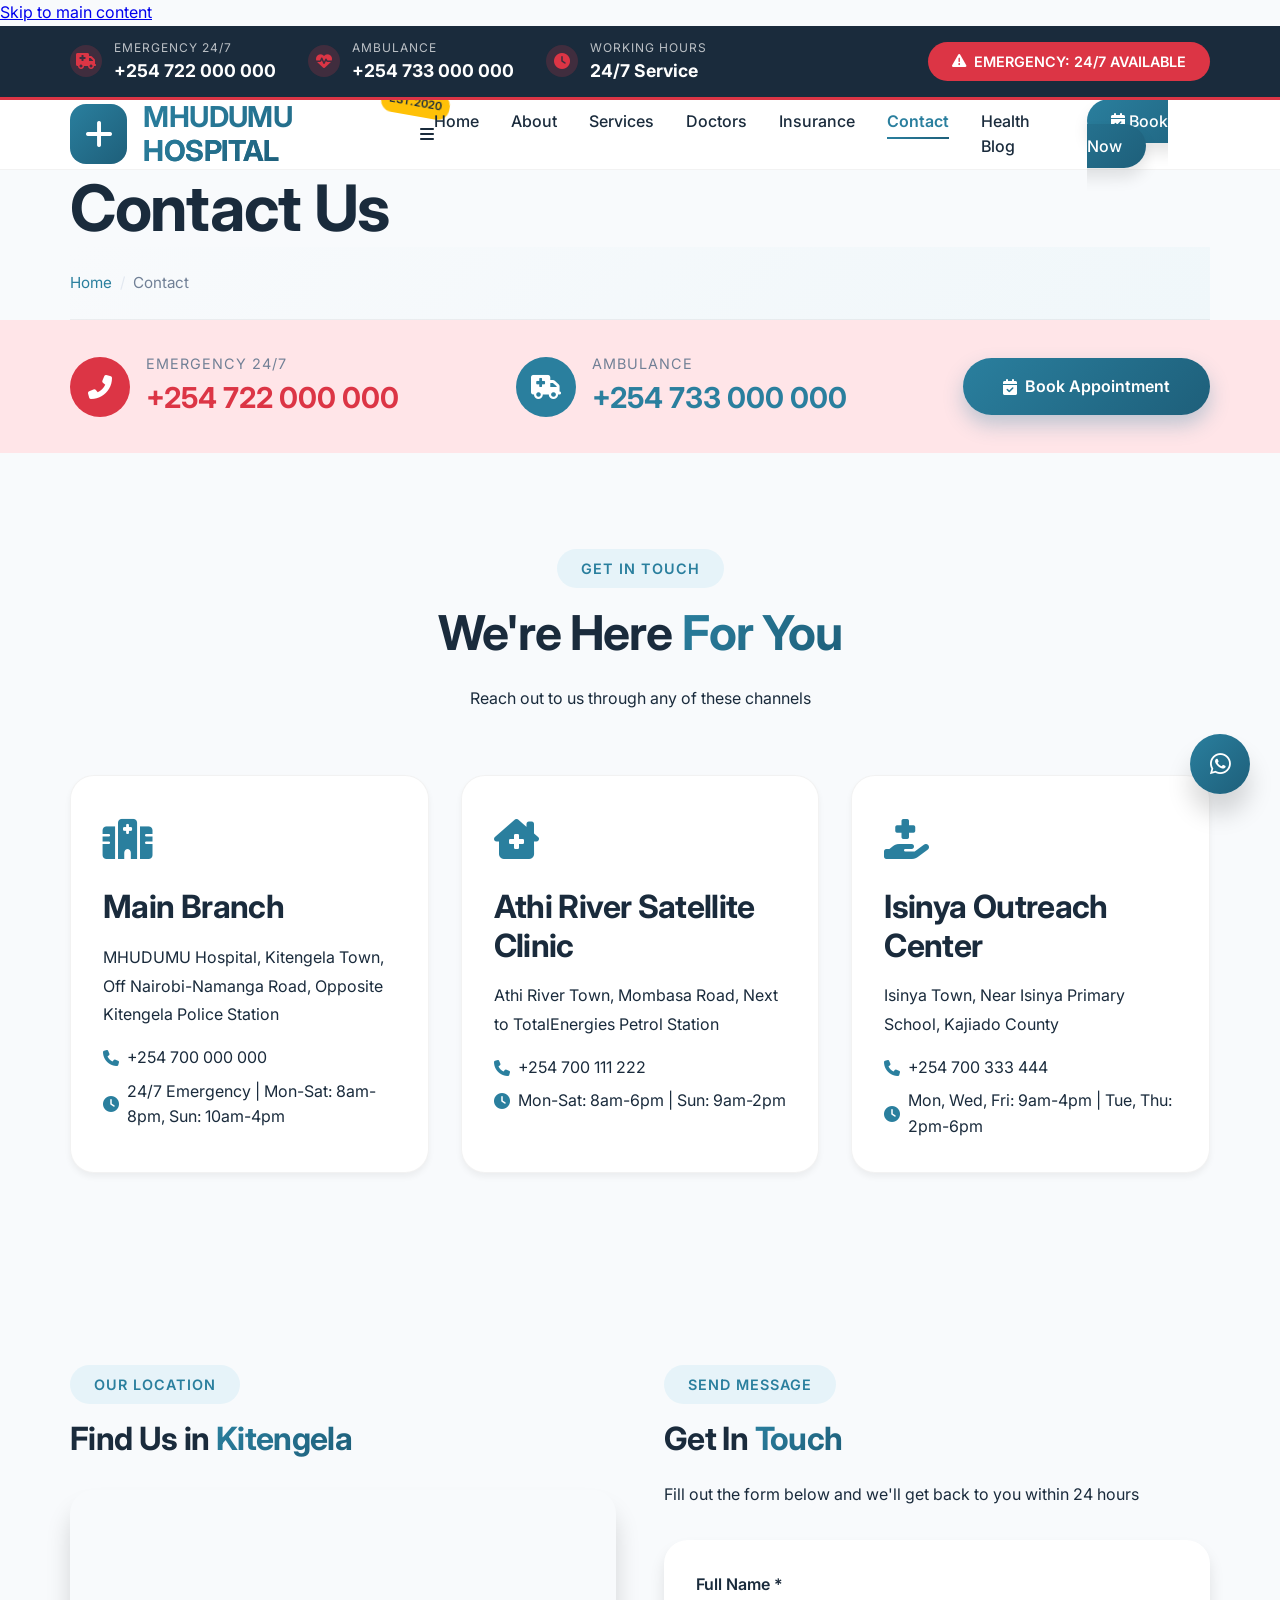
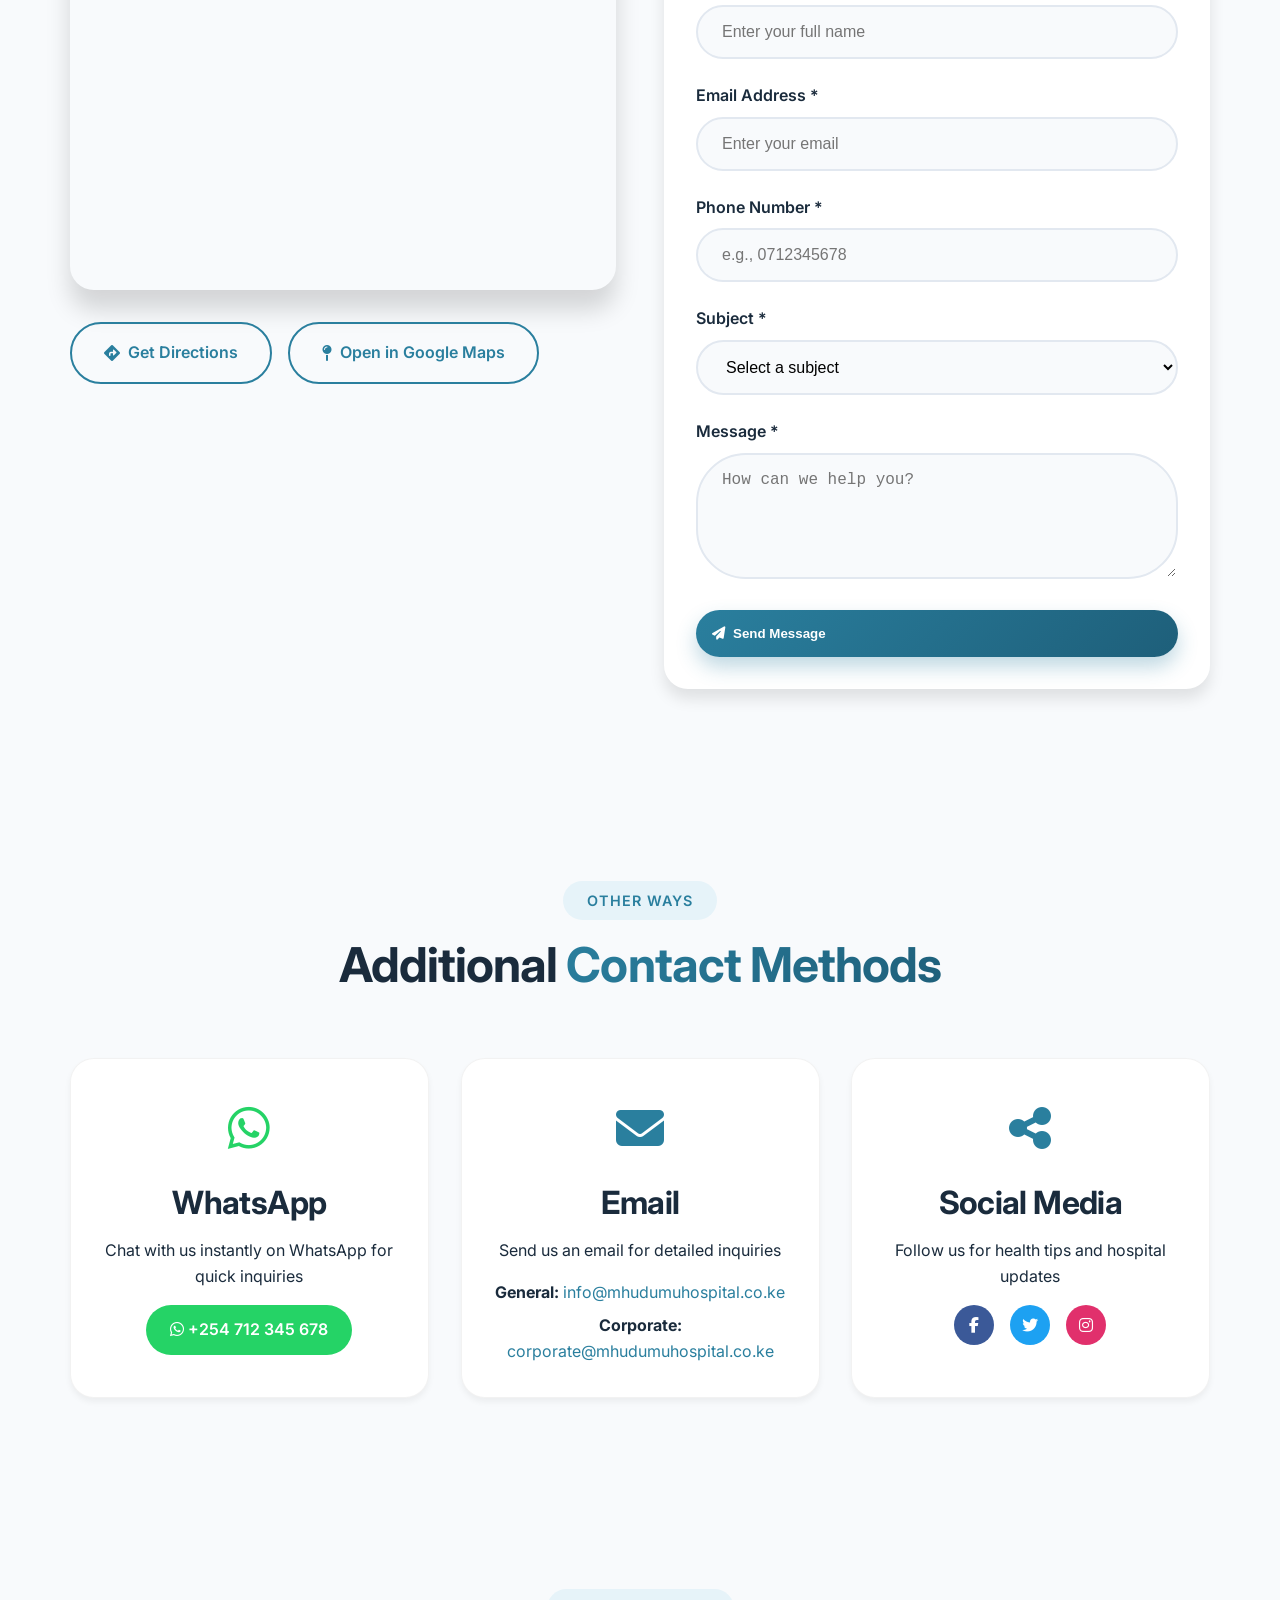
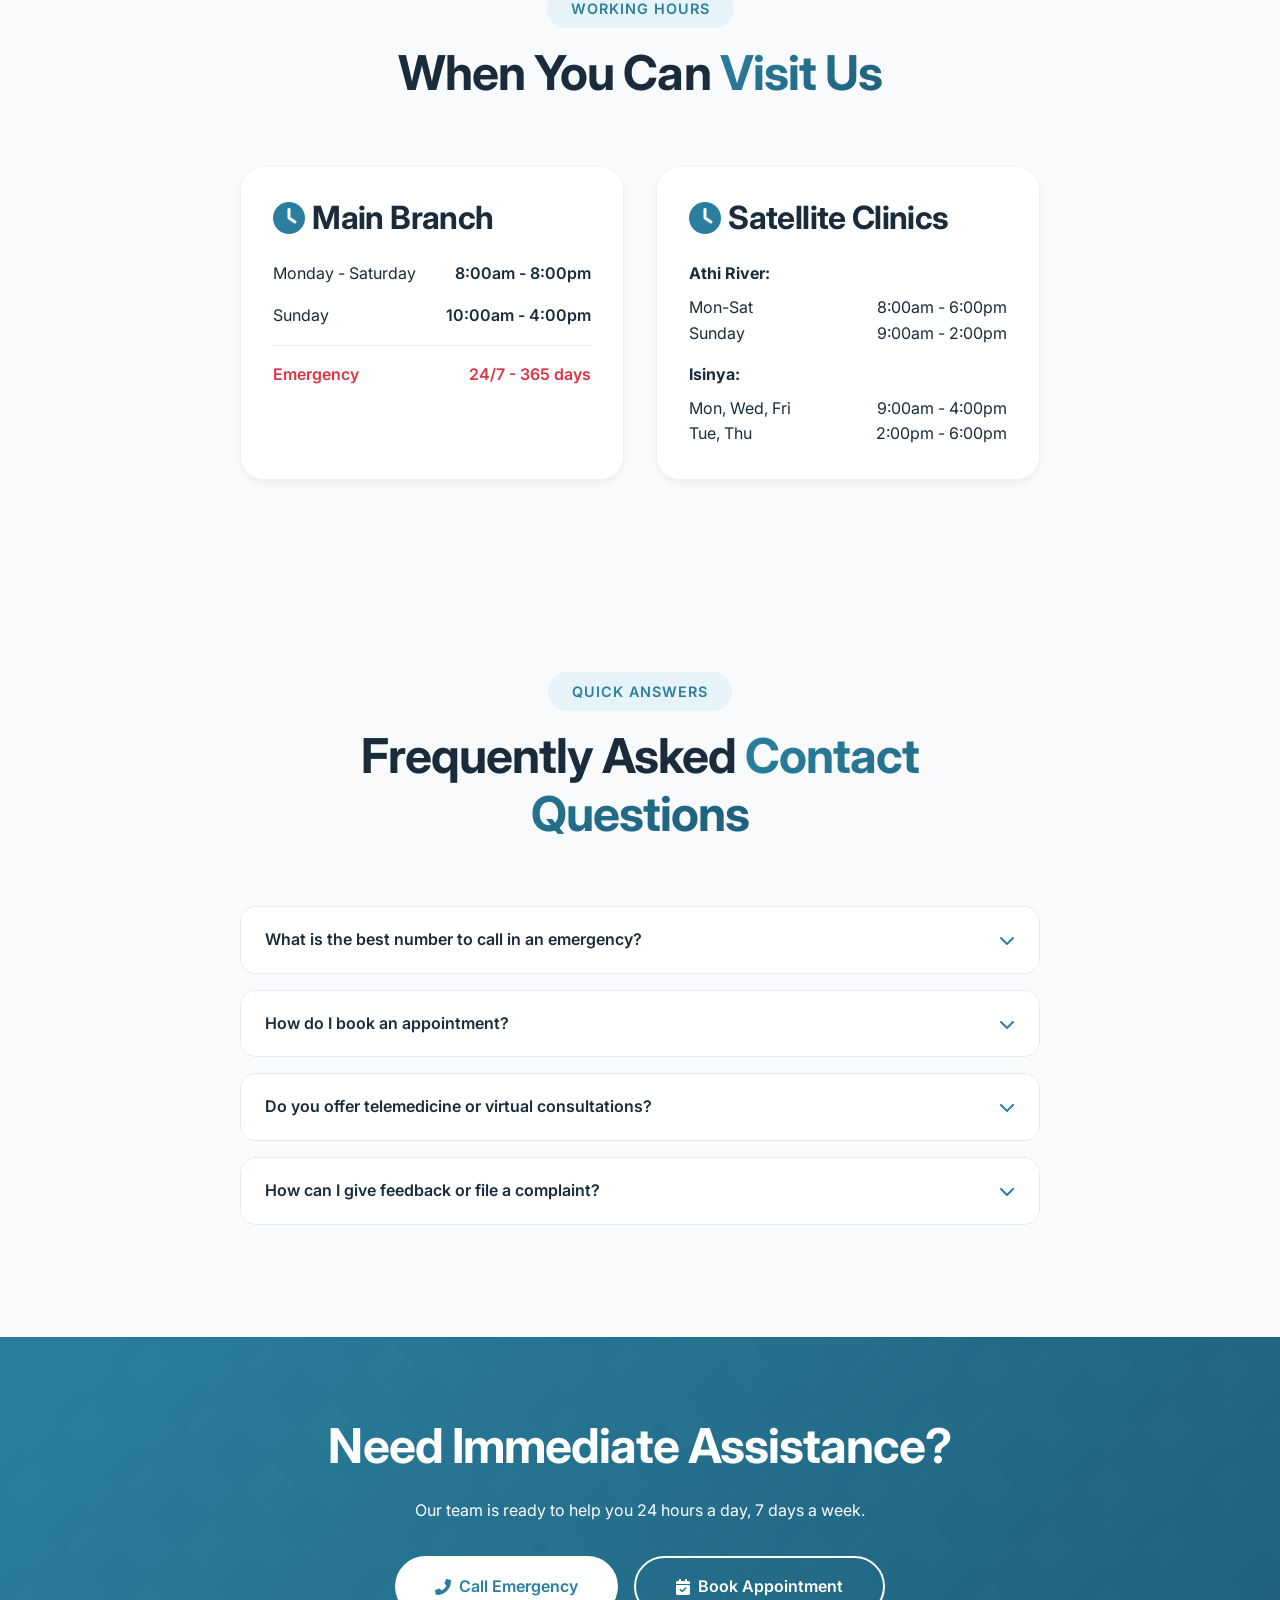
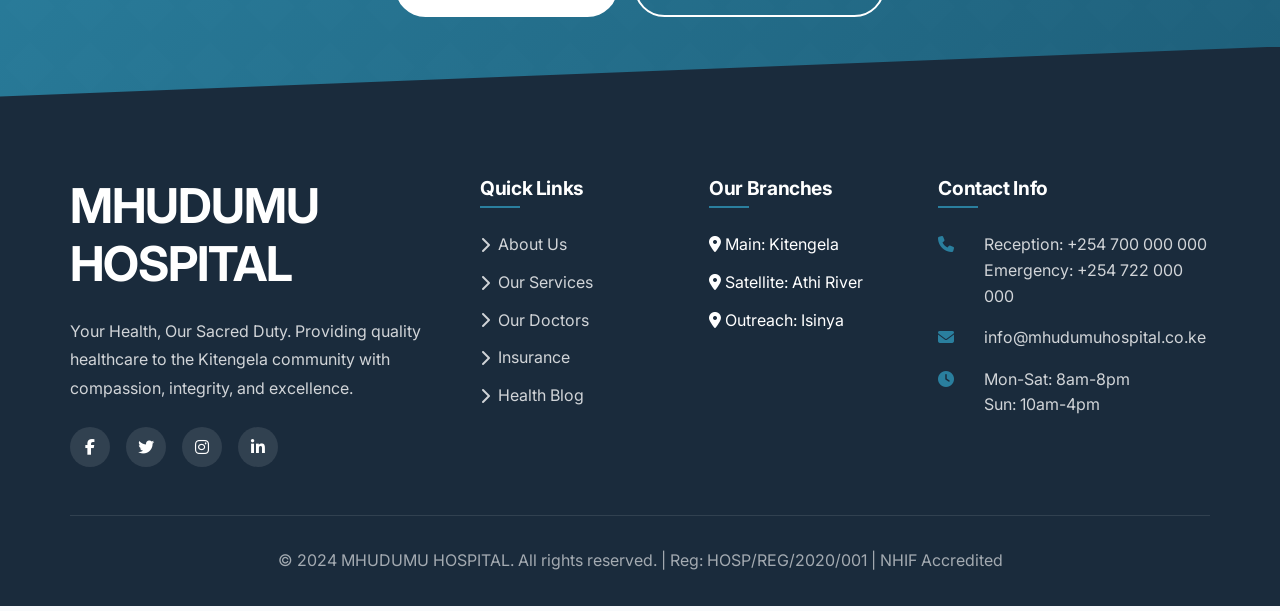
<file: contact.html>
<!DOCTYPE html>
<html lang="en">
<head>
    <meta charset="UTF-8">
    <meta name="viewport" content="width=device-width, initial-scale=1.0">
    <title>Contact MHUDUMU HOSPITAL - Kitengela | Emergency & General Inquiries</title>
    
    <!-- Meta Tags -->
    <meta name="description" content="Contact MHUDUMU Hospital in Kitengela. Find our location, phone numbers, email, and operating hours. 24/7 emergency services available.">
    <meta name="keywords" content="contact hospital Kitengela, hospital phone number, hospital location, emergency contact, NHIF hospital contact">
    
    <!-- Open Graph -->
    <meta property="og:title" content="Contact MHUDUMU HOSPITAL - Kitengela">
    <meta property="og:description" content="Get in touch with us for appointments, emergencies, or general inquiries.">
    
    <!-- Font Awesome -->
    <link rel="stylesheet" href="https://cdnjs.cloudflare.com/ajax/libs/font-awesome/6.5.1/css/all.min.css">
    
    <!-- Google Fonts -->
    <link href="https://fonts.googleapis.com/css2?family=Inter:wght@300;400;500;600;700;800&display=swap" rel="stylesheet">
    
    <!-- AOS Animation Library -->
    <link href="https://unpkg.com/aos@2.3.1/dist/aos.css" rel="stylesheet">
    
    <!-- Custom CSS -->
    <link rel="stylesheet" href="css/styles.css">
</head>
<body>
    <!-- Skip Navigation -->
    <a href="#main-content" class="skip-nav">Skip to main content</a>
    
    <!-- Emergency Header -->
    <div class="emergency-header">
        <div class="container">
            <div class="emergency-contacts">
                <div class="emergency-item">
                    <div class="emergency-icon">
                        <i class="fas fa-ambulance"></i>
                    </div>
                    <div class="emergency-info">
                        <span class="emergency-label">Emergency 24/7</span>
                        <a href="tel:+254722000000" class="emergency-number">+254 722 000 000</a>
                    </div>
                </div>
                
                <div class="emergency-item">
                    <div class="emergency-icon">
                        <i class="fas fa-heartbeat"></i>
                    </div>
                    <div class="emergency-info">
                        <span class="emergency-label">Ambulance</span>
                        <a href="tel:+254733000000" class="emergency-number">+254 733 000 000</a>
                    </div>
                </div>
                
                <div class="emergency-item">
                    <div class="emergency-icon">
                        <i class="fas fa-clock"></i>
                    </div>
                    <div class="emergency-info">
                        <span class="emergency-label">Working Hours</span>
                        <span class="emergency-number">24/7 Service</span>
                    </div>
                </div>
            </div>
            
            <div class="emergency-badge-pulse">
                <i class="fas fa-exclamation-triangle"></i>
                EMERGENCY: 24/7 AVAILABLE
            </div>
        </div>
    </div>
    
    <!-- Navigation -->
    <nav class="main-nav">
        <div class="container nav-container">
            <div class="logo">
                <div class="logo-3d">
                    <div class="logo-3d-inner">
                        <div class="logo-front">
                            <i class="fas fa-plus"></i>
                        </div>
                        <div class="logo-back">
                            <i class="fas fa-heart"></i>
                        </div>
                    </div>
                </div>
                <div class="logo-text">
                    <h1>MHUDUMU <span class="gradient-text">HOSPITAL</span></h1>
                    <span class="logo-badge">EST.2020</span>
                </div>
            </div>
            
            <div class="mobile-menu-btn">
                <i class="fas fa-bars"></i>
            </div>
            
            <ul class="nav-links">
                <li><a href="index.html">Home</a></li>
                <li><a href="about.html">About</a></li>
                <li><a href="services.html">Services</a></li>
                <li><a href="doctors.html">Doctors</a></li>
                <li><a href="insurance.html">Insurance</a></li>
                <li><a href="contact.html" class="active">Contact</a></li>
                <li><a href="blog.html">Health Blog</a></li>  <!-- Add this line -->
                <li><a href="appointment.html" class="book-btn"><i class="fas fa-calendar-check"></i> Book Now</a></li>
            </ul>
        </div>
    </nav>
    
    <main id="main-content">
        
        <!-- Page Header -->
        <section class="page-header">
            <div class="page-header-pattern"></div>
            <div class="container">
                <div class="page-header-content" data-aos="fade-up">
                    <h1 class="page-header-title">Contact Us</h1>
                    <div class="breadcrumb-modern">
                        <ul class="breadcrumb-list">
                            <li><a href="index.html">Home</a></li>
                            <li>Contact</li>
                        </ul>
                    </div>
                </div>
            </div>
        </section>
        
        <!-- Emergency Contact Strip -->
        <section class="section-modern" style="padding: 2rem 0; background: var(--emergency-light);">
            <div class="container">
                <div style="display: flex; align-items: center; justify-content: space-between; flex-wrap: wrap; gap: 1.5rem;" data-aos="fade-up">
                    <div style="display: flex; align-items: center; gap: 1rem;">
                        <div style="width: 60px; height: 60px; background: var(--emergency); border-radius: 50%; display: flex; align-items: center; justify-content: center; color: white; font-size: 1.5rem;">
                            <i class="fas fa-phone-alt"></i>
                        </div>
                        <div>
                            <div style="font-size: 0.9rem; text-transform: uppercase; letter-spacing: 1px; color: var(--gray);">Emergency 24/7</div>
                            <div style="font-size: 1.8rem; font-weight: 700; color: var(--emergency);">+254 722 000 000</div>
                        </div>
                    </div>
                    
                    <div style="display: flex; align-items: center; gap: 1rem;">
                        <div style="width: 60px; height: 60px; background: var(--primary); border-radius: 50%; display: flex; align-items: center; justify-content: center; color: white; font-size: 1.5rem;">
                            <i class="fas fa-ambulance"></i>
                        </div>
                        <div>
                            <div style="font-size: 0.9rem; text-transform: uppercase; letter-spacing: 1px; color: var(--gray);">Ambulance</div>
                            <div style="font-size: 1.8rem; font-weight: 700; color: var(--primary);">+254 733 000 000</div>
                        </div>
                    </div>
                    
                    <a href="appointment.html" class="btn-modern btn-primary-modern" style="padding: 1rem 2.5rem;">
                        <i class="fas fa-calendar-check"></i> Book Appointment
                    </a>
                </div>
            </div>
        </section>
        
        <!-- Contact Info Grid -->
        <section class="section-modern">
            <div class="container">
                <div class="section-header" data-aos="fade-up">
                    <span class="section-subtitle">Get In Touch</span>
                    <h2 class="section-title-modern">
                        We're Here <span>For You</span>
                    </h2>
                    <p>Reach out to us through any of these channels</p>
                </div>
                
                <div style="display: grid; grid-template-columns: repeat(auto-fit, minmax(250px, 1fr)); gap: 2rem; margin-top: 3rem;">
                    <!-- Main Branch -->
                    <div class="service-card-modern" data-aos="fade-up">
                        <div style="font-size: 2.5rem; color: var(--primary); margin-bottom: 1rem;">
                            <i class="fas fa-hospital"></i>
                        </div>
                        <h3>Main Branch</h3>
                        <p style="margin: 1rem 0; line-height: 1.8;">MHUDUMU Hospital, Kitengela Town, Off Nairobi-Namanga Road, Opposite Kitengela Police Station</p>
                        <div style="margin-top: 1rem;">
                            <div style="display: flex; align-items: center; gap: 0.5rem; margin-bottom: 0.5rem;">
                                <i class="fas fa-phone" style="color: var(--primary);"></i>
                                <a href="tel:+254700000000" style="color: var(--dark); text-decoration: none;">+254 700 000 000</a>
                            </div>
                            <div style="display: flex; align-items: center; gap: 0.5rem;">
                                <i class="fas fa-clock" style="color: var(--primary);"></i>
                                <span>24/7 Emergency | Mon-Sat: 8am-8pm, Sun: 10am-4pm</span>
                            </div>
                        </div>
                    </div>
                    
                    <!-- Athi River Satellite -->
                    <div class="service-card-modern" data-aos="fade-up" data-aos-delay="100">
                        <div style="font-size: 2.5rem; color: var(--primary); margin-bottom: 1rem;">
                            <i class="fas fa-clinic-medical"></i>
                        </div>
                        <h3>Athi River Satellite Clinic</h3>
                        <p style="margin: 1rem 0; line-height: 1.8;">Athi River Town, Mombasa Road, Next to TotalEnergies Petrol Station</p>
                        <div style="margin-top: 1rem;">
                            <div style="display: flex; align-items: center; gap: 0.5rem; margin-bottom: 0.5rem;">
                                <i class="fas fa-phone" style="color: var(--primary);"></i>
                                <a href="tel:+254700111222" style="color: var(--dark); text-decoration: none;">+254 700 111 222</a>
                            </div>
                            <div style="display: flex; align-items: center; gap: 0.5rem;">
                                <i class="fas fa-clock" style="color: var(--primary);"></i>
                                <span>Mon-Sat: 8am-6pm | Sun: 9am-2pm</span>
                            </div>
                        </div>
                    </div>
                    
                    <!-- Isinya Outreach -->
                    <div class="service-card-modern" data-aos="fade-up" data-aos-delay="200">
                        <div style="font-size: 2.5rem; color: var(--primary); margin-bottom: 1rem;">
                            <i class="fas fa-hand-holding-medical"></i>
                        </div>
                        <h3>Isinya Outreach Center</h3>
                        <p style="margin: 1rem 0; line-height: 1.8;">Isinya Town, Near Isinya Primary School, Kajiado County</p>
                        <div style="margin-top: 1rem;">
                            <div style="display: flex; align-items: center; gap: 0.5rem; margin-bottom: 0.5rem;">
                                <i class="fas fa-phone" style="color: var(--primary);"></i>
                                <a href="tel:+254700333444" style="color: var(--dark); text-decoration: none;">+254 700 333 444</a>
                            </div>
                            <div style="display: flex; align-items: center; gap: 0.5rem;">
                                <i class="fas fa-clock" style="color: var(--primary);"></i>
                                <span>Mon, Wed, Fri: 9am-4pm | Tue, Thu: 2pm-6pm</span>
                            </div>
                        </div>
                    </div>
                </div>
            </div>
        </section>
        
        <!-- Map & Contact Form -->
        <section class="section-modern" style="background: var(--light);">
            <div class="container">
                <div style="display: grid; grid-template-columns: 1fr 1fr; gap: 3rem;">
                    <!-- Map -->
                    <div data-aos="fade-right">
                        <div class="section-header" style="text-align: left; margin-bottom: 2rem;">
                            <span class="section-subtitle">Our Location</span>
                            <h2 class="section-title-modern" style="font-size: 2rem;">
                                Find Us in <span>Kitengela</span>
                            </h2>
                        </div>
                        
                        <div class="map-container" style="border-radius: var(--border-radius-lg); overflow: hidden; box-shadow: var(--box-shadow-lg); height: 400px;">
                            <!-- Google Maps Embed Placeholder -->
                            <iframe 
                                src="https://www.google.com/maps/embed?pb=!1m18!1m12!1m3!1d3988.6!2d36.95!3d-1.5!2m3!1f0!2f0!3f0!3m2!1i1024!2i768!4f13.1!3m3!1m2!1s0x0%3A0x0!2zMcKwMzAnMDAuMCJTIDM2wrA1NycwMC4wIkU!5e0!3m2!1sen!2ske!4v1234567890" 
                                width="100%" 
                                height="100%" 
                                style="border:0;" 
                                allowfullscreen="" 
                                loading="lazy"
                                title="MHUDUMU Hospital Kitengela Location">
                            </iframe>
                        </div>
                        
                        <div style="margin-top: 2rem; display: flex; gap: 1rem; flex-wrap: wrap;">
                            <a href="https://maps.google.com/?q=Kitengela+Town+Opposite+Police+Station" target="_blank" class="btn-modern btn-outline-modern" style="display: inline-flex; align-items: center; gap: 0.5rem;">
                                <i class="fas fa-directions"></i> Get Directions
                            </a>
                            <a href="https://www.google.com/maps/search/?api=1&query=MHUDUMU+Hospital+Kitengela" target="_blank" class="btn-modern btn-outline-modern" style="display: inline-flex; align-items: center; gap: 0.5rem;">
                                <i class="fas fa-map-pin"></i> Open in Google Maps
                            </a>
                        </div>
                    </div>
                    
                    <!-- Contact Form -->
                    <div data-aos="fade-left">
                        <div class="section-header" style="text-align: left; margin-bottom: 2rem;">
                            <span class="section-subtitle">Send Message</span>
                            <h2 class="section-title-modern" style="font-size: 2rem;">
                                Get In <span>Touch</span>
                            </h2>
                            <p>Fill out the form below and we'll get back to you within 24 hours</p>
                        </div>
                        
                        <form id="contactForm" class="form-modern" style="background: white; padding: 2rem; border-radius: var(--border-radius-lg); box-shadow: var(--box-shadow-md);">
                            <div class="form-group-modern">
                                <label for="contactName" class="form-label-modern">Full Name *</label>
                                <input type="text" id="contactName" class="form-control-modern" placeholder="Enter your full name" required>
                            </div>
                            
                            <div class="form-group-modern">
                                <label for="contactEmail" class="form-label-modern">Email Address *</label>
                                <input type="email" id="contactEmail" class="form-control-modern" placeholder="Enter your email" required>
                            </div>
                            
                            <div class="form-group-modern">
                                <label for="contactPhone" class="form-label-modern">Phone Number *</label>
                                <input type="tel" id="contactPhone" class="form-control-modern" placeholder="e.g., 0712345678" required>
                            </div>
                            
                            <div class="form-group-modern">
                                <label for="contactSubject" class="form-label-modern">Subject *</label>
                                <select id="contactSubject" class="form-control-modern" required>
                                    <option value="">Select a subject</option>
                                    <option value="appointment">Appointment Inquiry</option>
                                    <option value="insurance">Insurance Question</option>
                                    <option value="feedback">Feedback / Complaint</option>
                                    <option value="corporate">Corporate Services</option>
                                    <option value="other">Other</option>
                                </select>
                            </div>
                            
                            <div class="form-group-modern">
                                <label for="contactMessage" class="form-label-modern">Message *</label>
                                <textarea id="contactMessage" class="form-control-modern" rows="5" placeholder="How can we help you?" required></textarea>
                            </div>
                            
                            <button type="submit" class="btn-modern btn-primary-modern" style="width: 100%; padding: 1rem;">
                                <i class="fas fa-paper-plane"></i> Send Message
                            </button>
                        </form>
                    </div>
                </div>
            </div>
        </section>
        
        <!-- Additional Contact Methods -->
        <section class="section-modern">
            <div class="container">
                <div class="section-header" data-aos="fade-up">
                    <span class="section-subtitle">Other Ways</span>
                    <h2 class="section-title-modern">
                        Additional <span>Contact Methods</span>
                    </h2>
                </div>
                
                <div style="display: grid; grid-template-columns: repeat(3, 1fr); gap: 2rem; margin-top: 3rem;">
                    <!-- WhatsApp -->
                    <div class="service-card-modern" style="text-align: center;" data-aos="flip-up">
                        <div style="font-size: 3rem; color: #25D366; margin-bottom: 1rem;">
                            <i class="fab fa-whatsapp"></i>
                        </div>
                        <h3>WhatsApp</h3>
                        <p style="margin: 1rem 0;">Chat with us instantly on WhatsApp for quick inquiries</p>
                        <a href="https://wa.me/254712345678" target="_blank" class="btn-modern" style="background: #25D366; color: white; display: inline-block; padding: 0.75rem 1.5rem; border-radius: 50px; text-decoration: none;">
                            <i class="fab fa-whatsapp"></i> +254 712 345 678
                        </a>
                    </div>
                    
                    <!-- Email -->
                    <div class="service-card-modern" style="text-align: center;" data-aos="flip-up" data-aos-delay="100">
                        <div style="font-size: 3rem; color: var(--primary); margin-bottom: 1rem;">
                            <i class="fas fa-envelope"></i>
                        </div>
                        <h3>Email</h3>
                        <p style="margin: 1rem 0;">Send us an email for detailed inquiries</p>
                        <div>
                            <div><strong>General:</strong> <a href="mailto:info@mhudumuhospital.co.ke" style="color: var(--primary); text-decoration: none;">info@mhudumuhospital.co.ke</a></div>
                            <div style="margin-top: 0.5rem;"><strong>Corporate:</strong> <a href="mailto:corporate@mhudumuhospital.co.ke" style="color: var(--primary); text-decoration: none;">corporate@mhudumuhospital.co.ke</a></div>
                        </div>
                    </div>
                    
                    <!-- Social Media -->
                    <div class="service-card-modern" style="text-align: center;" data-aos="flip-up" data-aos-delay="200">
                        <div style="font-size: 3rem; color: var(--primary); margin-bottom: 1rem;">
                            <i class="fas fa-share-alt"></i>
                        </div>
                        <h3>Social Media</h3>
                        <p style="margin: 1rem 0;">Follow us for health tips and hospital updates</p>
                        <div style="display: flex; justify-content: center; gap: 1rem;">
                            <a href="#" style="width: 40px; height: 40px; background: #3b5998; color: white; border-radius: 50%; display: flex; align-items: center; justify-content: center; text-decoration: none;">
                                <i class="fab fa-facebook-f"></i>
                            </a>
                            <a href="#" style="width: 40px; height: 40px; background: #1DA1F2; color: white; border-radius: 50%; display: flex; align-items: center; justify-content: center; text-decoration: none;">
                                <i class="fab fa-twitter"></i>
                            </a>
                            <a href="#" style="width: 40px; height: 40px; background: #E1306C; color: white; border-radius: 50%; display: flex; align-items: center; justify-content: center; text-decoration: none;">
                                <i class="fab fa-instagram"></i>
                            </a>
                        </div>
                    </div>
                </div>
            </div>
        </section>
        
        <!-- Business Hours -->
        <section class="section-modern" style="background: var(--light);">
            <div class="container">
                <div class="section-header" data-aos="fade-up">
                    <span class="section-subtitle">Working Hours</span>
                    <h2 class="section-title-modern">
                        When You Can <span>Visit Us</span>
                    </h2>
                </div>
                
                <div style="display: grid; grid-template-columns: repeat(2, 1fr); gap: 2rem; max-width: 800px; margin: 3rem auto 0;">
                    <div class="service-card-modern" data-aos="fade-right">
                        <h3 style="display: flex; align-items: center; gap: 0.5rem; margin-bottom: 1.5rem;">
                            <i class="fas fa-clock" style="color: var(--primary);"></i> Main Branch
                        </h3>
                        <div style="display: flex; justify-content: space-between; margin-bottom: 1rem;">
                            <span>Monday - Saturday</span>
                            <span style="font-weight: 600;">8:00am - 8:00pm</span>
                        </div>
                        <div style="display: flex; justify-content: space-between; margin-bottom: 1rem;">
                            <span>Sunday</span>
                            <span style="font-weight: 600;">10:00am - 4:00pm</span>
                        </div>
                        <div style="display: flex; justify-content: space-between; padding-top: 1rem; border-top: 1px solid var(--gray-light);">
                            <span style="color: var(--emergency); font-weight: 600;">Emergency</span>
                            <span style="font-weight: 600; color: var(--emergency);">24/7 - 365 days</span>
                        </div>
                    </div>
                    
                    <div class="service-card-modern" data-aos="fade-left">
                        <h3 style="display: flex; align-items: center; gap: 0.5rem; margin-bottom: 1.5rem;">
                            <i class="fas fa-clock" style="color: var(--primary);"></i> Satellite Clinics
                        </h3>
                        <div style="margin-bottom: 1rem;">
                            <strong>Athi River:</strong>
                            <div style="display: flex; justify-content: space-between; margin-top: 0.5rem;">
                                <span>Mon-Sat</span>
                                <span>8:00am - 6:00pm</span>
                            </div>
                            <div style="display: flex; justify-content: space-between;">
                                <span>Sunday</span>
                                <span>9:00am - 2:00pm</span>
                            </div>
                        </div>
                        <div>
                            <strong>Isinya:</strong>
                            <div style="display: flex; justify-content: space-between; margin-top: 0.5rem;">
                                <span>Mon, Wed, Fri</span>
                                <span>9:00am - 4:00pm</span>
                            </div>
                            <div style="display: flex; justify-content: space-between;">
                                <span>Tue, Thu</span>
                                <span>2:00pm - 6:00pm</span>
                            </div>
                        </div>
                    </div>
                </div>
            </div>
        </section>
        
        <!-- FAQ Section (Contact Related) -->
        <section class="section-modern">
            <div class="container">
                <div class="section-header" data-aos="fade-up">
                    <span class="section-subtitle">Quick Answers</span>
                    <h2 class="section-title-modern">
                        Frequently Asked <span>Contact Questions</span>
                    </h2>
                </div>
                
                <div class="faq-container" style="max-width: 800px; margin: 3rem auto 0;">
                    <div class="faq-item" data-aos="fade-up">
                        <div class="faq-question">
                            <span>What is the best number to call in an emergency?</span>
                            <i class="fas fa-chevron-down"></i>
                        </div>
                        <div class="faq-answer">
                            <p>For medical emergencies, please call our emergency line immediately: <strong>+254 722 000 000</strong>. This line is staffed 24/7 by trained emergency response personnel. For ambulance services, call <strong>+254 733 000 000</strong>.</p>
                        </div>
                    </div>
                    
                    <div class="faq-item" data-aos="fade-up" data-aos-delay="50">
                        <div class="faq-question">
                            <span>How do I book an appointment?</span>
                            <i class="fas fa-chevron-down"></i>
                        </div>
                        <div class="faq-answer">
                            <p>You can book an appointment through:</p>
                            <ul style="margin-left: 1.5rem; margin-top: 0.5rem;">
                                <li>Our online booking form on the <a href="appointment.html">Appointment page</a></li>
                                <li>Calling our reception at <strong>+254 700 000 000</strong></li>
                                <li>Visiting our main branch in Kitengela</li>
                                <li>Sending a WhatsApp message to <strong>+254 712 345 678</strong></li>
                            </ul>
                        </div>
                    </div>
                    
                    <div class="faq-item" data-aos="fade-up" data-aos-delay="100">
                        <div class="faq-question">
                            <span>Do you offer telemedicine or virtual consultations?</span>
                            <i class="fas fa-chevron-down"></i>
                        </div>
                        <div class="faq-answer">
                            <p>Yes, we offer virtual consultations for follow-up appointments and non-emergency cases. Please call our reception to schedule a telemedicine appointment. You'll receive a video call link via WhatsApp or email.</p>
                        </div>
                    </div>
                    
                    <div class="faq-item" data-aos="fade-up" data-aos-delay="150">
                        <div class="faq-question">
                            <span>How can I give feedback or file a complaint?</span>
                            <i class="fas fa-chevron-down"></i>
                        </div>
                        <div class="faq-answer">
                            <p>We value your feedback. You can:</p>
                            <ul style="margin-left: 1.5rem; margin-top: 0.5rem;">
                                <li>Fill out the contact form on this page</li>
                                <li>Email our patient relations department at <strong>feedback@mhudumuhospital.co.ke</strong></li>
                                <li>Call our patient support line at <strong>+254 700 555 666</strong></li>
                                <li>Speak to our patient relations officer at any branch</li>
                            </ul>
                        </div>
                    </div>
                </div>
            </div>
        </section>
        
        <!-- CTA Section -->
        <section class="cta-modern">
            <div class="cta-pattern"></div>
            <div class="container">
                <div class="cta-content" data-aos="zoom-in">
                    <h2 class="cta-title">Need Immediate Assistance?</h2>
                    <p class="cta-description">
                        Our team is ready to help you 24 hours a day, 7 days a week.
                    </p>
                    <div class="cta-buttons">
                        <a href="tel:+254722000000" class="btn-cta">
                            <i class="fas fa-phone-alt"></i> Call Emergency
                        </a>
                        <a href="appointment.html" class="btn-cta btn-cta-outline">
                            <i class="fas fa-calendar-check"></i> Book Appointment
                        </a>
                    </div>
                </div>
            </div>
        </section>
    </main>
    
    <!-- Footer -->
    <footer class="footer-modern">
        <div class="footer-wave"></div>
        <div class="container">
            <div class="footer-grid-modern">
                <div>
                    <div class="footer-logo">
                        <h2>MHUDUMU <span>HOSPITAL</span></h2>
                    </div>
                    <p class="footer-about">
                        Your Health, Our Sacred Duty. Providing quality healthcare to the Kitengela community 
                        with compassion, integrity, and excellence.
                    </p>
                    <div class="footer-social">
                        <a href="#" aria-label="Facebook"><i class="fab fa-facebook-f"></i></a>
                        <a href="#" aria-label="Twitter"><i class="fab fa-twitter"></i></a>
                        <a href="#" aria-label="Instagram"><i class="fab fa-instagram"></i></a>
                        <a href="#" aria-label="LinkedIn"><i class="fab fa-linkedin-in"></i></a>
                    </div>
                </div>
                
                <div>
                    <h3 class="footer-title">Quick Links</h3>
                    <ul class="footer-links">
                        <li><a href="about.html"><i class="fas fa-chevron-right"></i> About Us</a></li>
                        <li><a href="services.html"><i class="fas fa-chevron-right"></i> Our Services</a></li>
                        <li><a href="doctors.html"><i class="fas fa-chevron-right"></i> Our Doctors</a></li>
                        <li><a href="insurance.html"><i class="fas fa-chevron-right"></i> Insurance</a></li>
                        <li><a href="blog.html"><i class="fas fa-chevron-right"></i> Health Blog</a></li>
                    </ul>
                </div>
                
                <div>
                    <h3 class="footer-title">Our Branches</h3>
                    <ul class="footer-links">
                        <li><i class="fas fa-map-marker-alt"></i> Main: Kitengela</li>
                        <li><i class="fas fa-map-marker-alt"></i> Satellite: Athi River</li>
                        <li><i class="fas fa-map-marker-alt"></i> Outreach: Isinya</li>
                    </ul>
                </div>
                
                <div>
                    <h3 class="footer-title">Contact Info</h3>
                    <div class="footer-contact-item">
                        <div class="footer-contact-icon">
                            <i class="fas fa-phone"></i>
                        </div>
                        <div>
                            <div>Reception: +254 700 000 000</div>
                            <div>Emergency: +254 722 000 000</div>
                        </div>
                    </div>
                    
                    <div class="footer-contact-item">
                        <div class="footer-contact-icon">
                            <i class="fas fa-envelope"></i>
                        </div>
                        <div>info@mhudumuhospital.co.ke</div>
                    </div>
                    
                    <div class="footer-contact-item">
                        <div class="footer-contact-icon">
                            <i class="fas fa-clock"></i>
                        </div>
                        <div>Mon-Sat: 8am-8pm<br>Sun: 10am-4pm</div>
                    </div>
                </div>
            </div>
            
            <div class="footer-bottom">
                <p>&copy; 2024 MHUDUMU HOSPITAL. All rights reserved. | Reg: HOSP/REG/2020/001 | NHIF Accredited</p>
            </div>
        </div>
    </footer>
    
    <!-- Floating Elements -->
    <div class="floating-elements">
        <div class="floating-chat" onclick="window.open('https://wa.me/254712345678', '_blank')">
            <i class="fab fa-whatsapp"></i>
            <span class="tooltip">Chat with us</span>
        </div>
        
        <div class="floating-chat" onclick="window.scrollTo({top: 0, behavior: 'smooth'})">
            <i class="fas fa-arrow-up"></i>
            <span class="tooltip">Back to top</span>
        </div>
    </div>
    
    <!-- Scripts -->
    <script src="https://unpkg.com/aos@2.3.1/dist/aos.js"></script>
    <script>
        AOS.init({
            duration: 1000,
            once: true,
            offset: 100
        });
        
        // Contact Form Handling
        document.getElementById('contactForm')?.addEventListener('submit', function(e) {
            e.preventDefault();
            
            // Simple validation
            const name = document.getElementById('contactName').value;
            const email = document.getElementById('contactEmail').value;
            const phone = document.getElementById('contactPhone').value;
            const subject = document.getElementById('contactSubject').value;
            const message = document.getElementById('contactMessage').value;
            
            if (!name || !email || !phone || !subject || !message) {
                alert('Please fill in all required fields');
                return;
            }
            
            // Show loading state
            const submitBtn = this.querySelector('button[type="submit"]');
            const originalText = submitBtn.innerHTML;
            submitBtn.innerHTML = '<i class="fas fa-spinner fa-spin"></i> Sending...';
            submitBtn.disabled = true;
            
            // Simulate form submission
            setTimeout(() => {
                submitBtn.innerHTML = originalText;
                submitBtn.disabled = false;
                
                // Show success message
                alert('Thank you for contacting us! We will get back to you within 24 hours.');
                this.reset();
            }, 1500);
        });
    </script>
    <script src="js/scripts.js"></script>
</body>
</html>
</file>
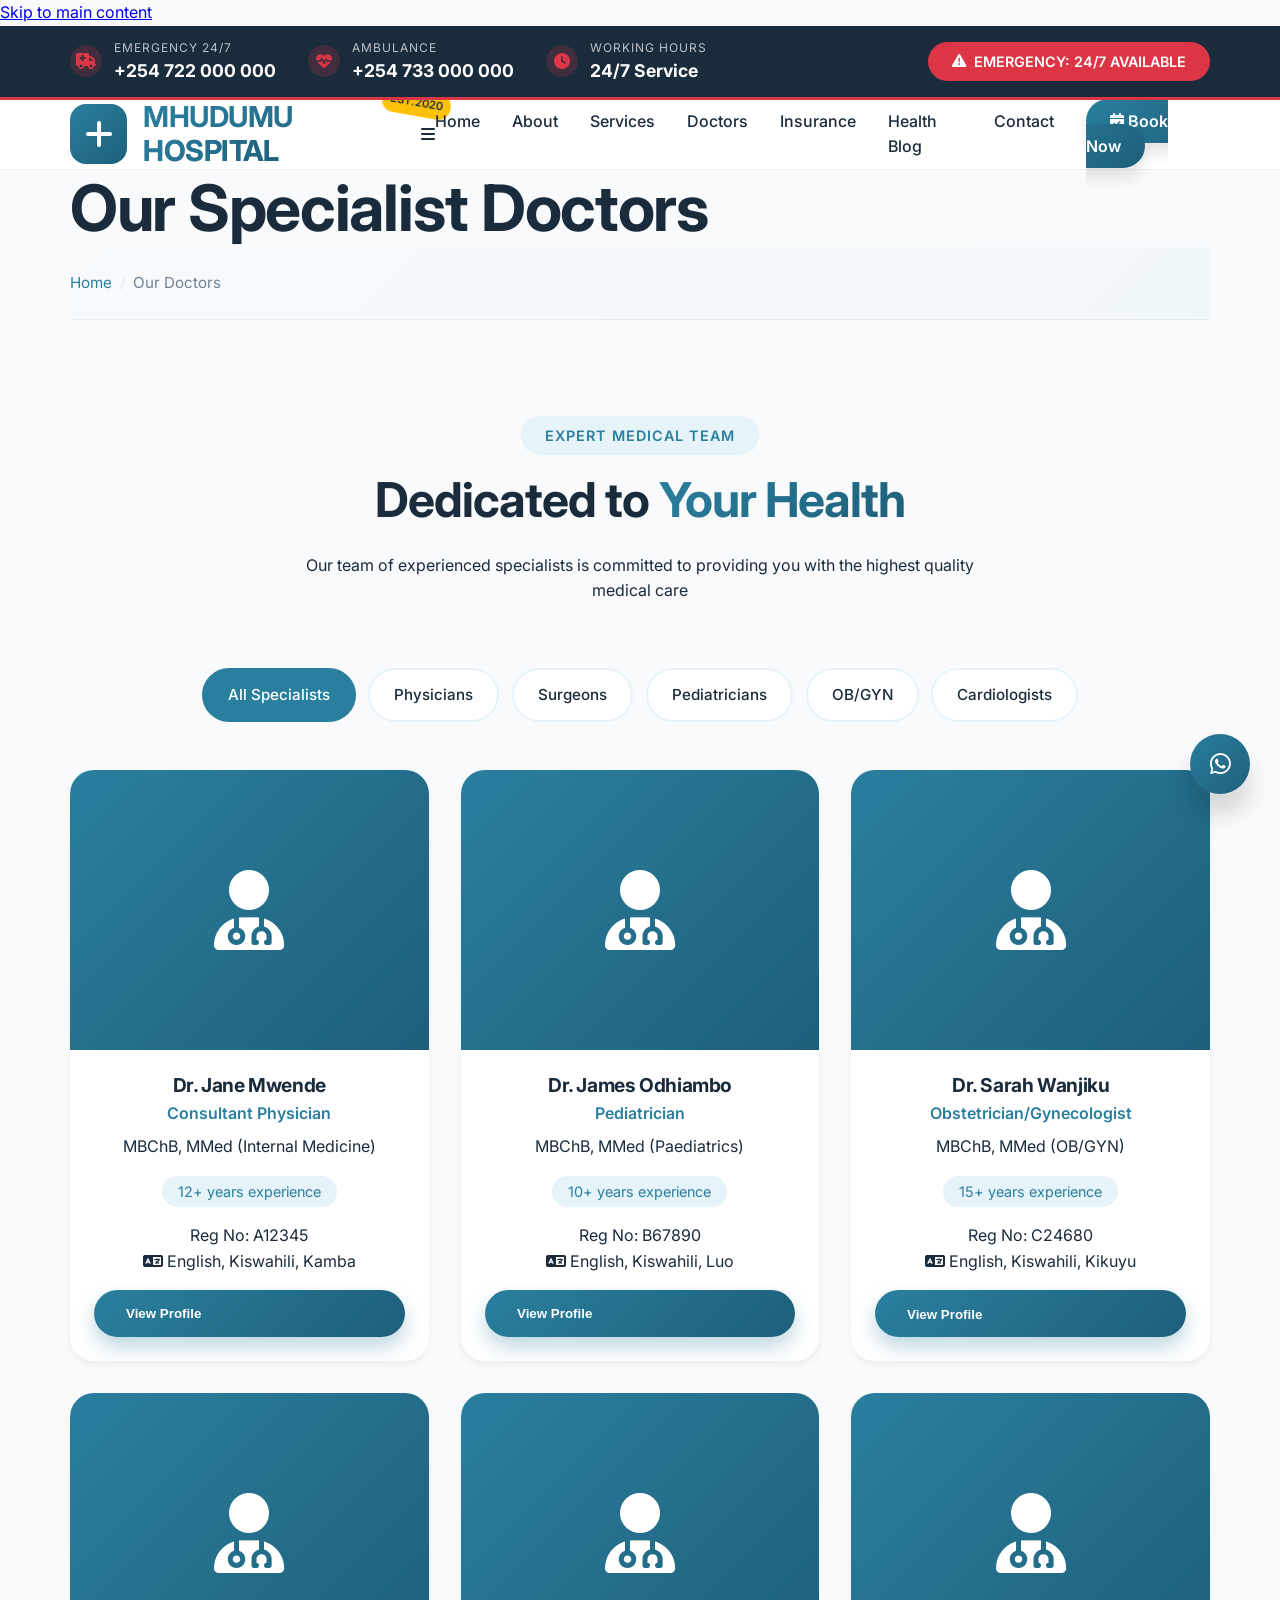
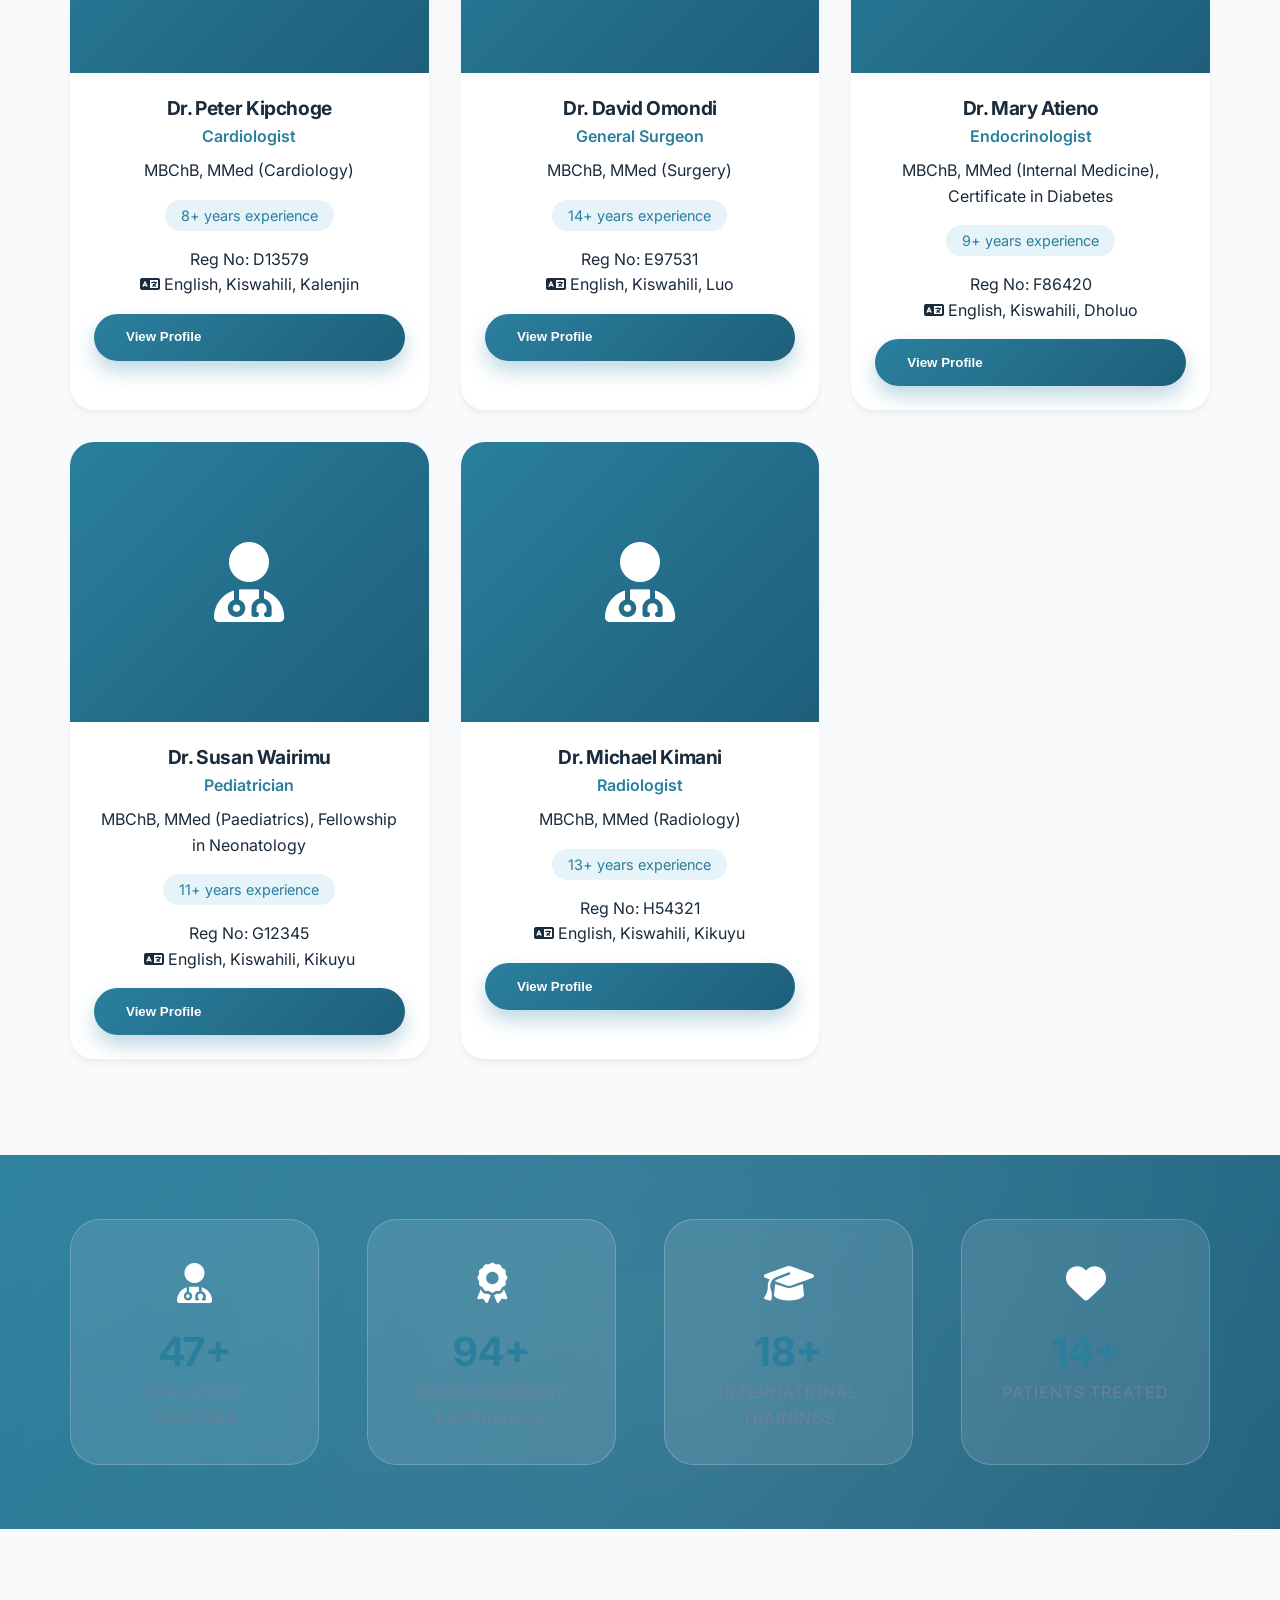
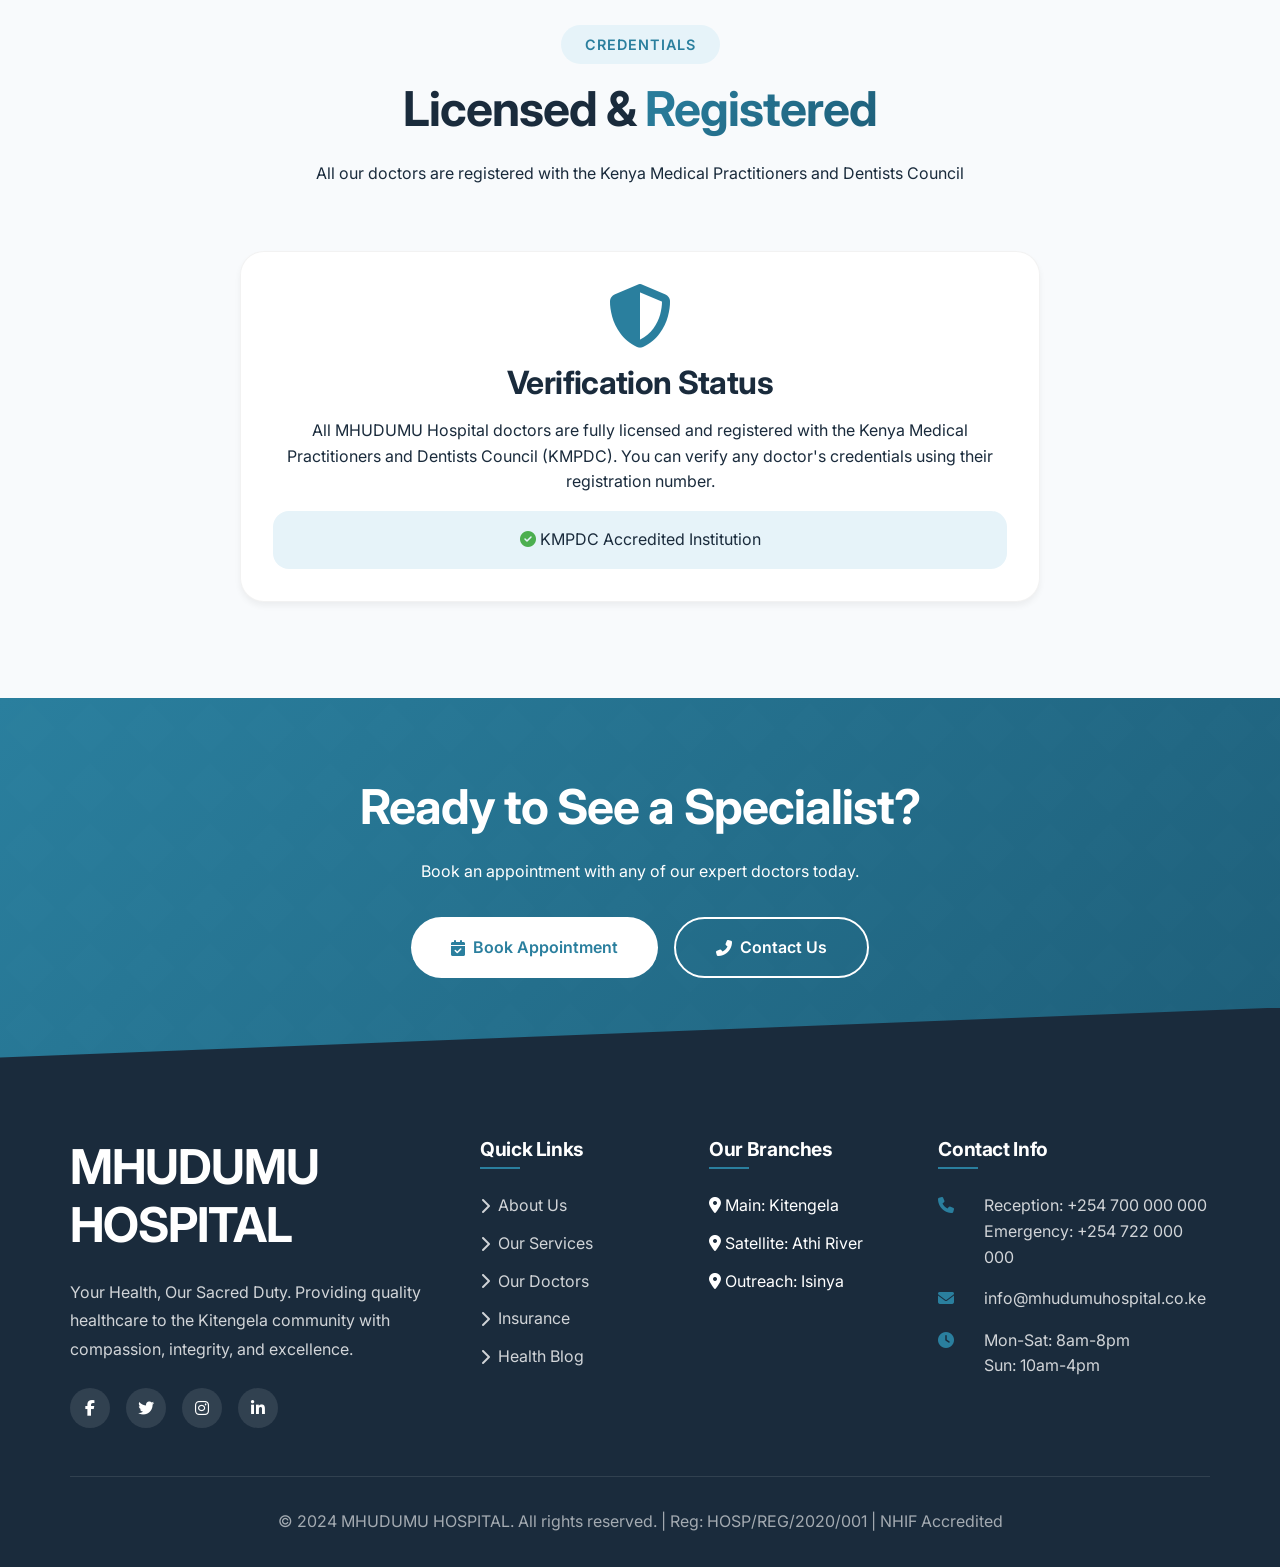
<file: doctors.html>
<!DOCTYPE html>
<html lang="en">
<head>
    <meta charset="UTF-8">
    <meta name="viewport" content="width=device-width, initial-scale=1.0">
    <title>Our Doctors at MHUDUMU HOSPITAL - Specialist Medical Team | Kitengela</title>
    
    <!-- Meta Tags -->
    <meta name="description" content="Meet our team of specialist doctors at MHUDUMU Hospital. Experienced consultants, physicians, and surgeons dedicated to your health in Kitengela.">
    <meta name="keywords" content="doctors Kitengela, medical specialists, hospital doctors, consultants Kenya, physician near me">
    
    <!-- Open Graph -->
    <meta property="og:title" content="Our Doctors at MHUDUMU HOSPITAL">
    <meta property="og:description" content="Expert medical professionals committed to your wellbeing.">
    
    <!-- Font Awesome -->
    <link rel="stylesheet" href="https://cdnjs.cloudflare.com/ajax/libs/font-awesome/6.5.1/css/all.min.css">
    
    <!-- Google Fonts -->
    <link href="https://fonts.googleapis.com/css2?family=Inter:wght@300;400;500;600;700;800&display=swap" rel="stylesheet">
    
    <!-- AOS Animation Library -->
    <link href="https://unpkg.com/aos@2.3.1/dist/aos.css" rel="stylesheet">
    
    <!-- Custom CSS -->
    <link rel="stylesheet" href="css/styles.css">
</head>
<body>
    <!-- Skip Navigation -->
    <a href="#main-content" class="skip-nav">Skip to main content</a>
    
    <!-- Emergency Header -->
    <div class="emergency-header">
        <div class="container">
            <div class="emergency-contacts">
                <div class="emergency-item">
                    <div class="emergency-icon">
                        <i class="fas fa-ambulance"></i>
                    </div>
                    <div class="emergency-info">
                        <span class="emergency-label">Emergency 24/7</span>
                        <a href="tel:+254722000000" class="emergency-number">+254 722 000 000</a>
                    </div>
                </div>
                
                <div class="emergency-item">
                    <div class="emergency-icon">
                        <i class="fas fa-heartbeat"></i>
                    </div>
                    <div class="emergency-info">
                        <span class="emergency-label">Ambulance</span>
                        <a href="tel:+254733000000" class="emergency-number">+254 733 000 000</a>
                    </div>
                </div>
                
                <div class="emergency-item">
                    <div class="emergency-icon">
                        <i class="fas fa-clock"></i>
                    </div>
                    <div class="emergency-info">
                        <span class="emergency-label">Working Hours</span>
                        <span class="emergency-number">24/7 Service</span>
                    </div>
                </div>
            </div>
            
            <div class="emergency-badge-pulse">
                <i class="fas fa-exclamation-triangle"></i>
                EMERGENCY: 24/7 AVAILABLE
            </div>
        </div>
    </div>
    
    <!-- Navigation -->
    <nav class="main-nav">
        <div class="container nav-container">
            <div class="logo">
                <div class="logo-3d">
                    <div class="logo-3d-inner">
                        <div class="logo-front">
                            <i class="fas fa-plus"></i>
                        </div>
                        <div class="logo-back">
                            <i class="fas fa-heart"></i>
                        </div>
                    </div>
                </div>
                <div class="logo-text">
                    <h1>MHUDUMU <span class="gradient-text">HOSPITAL</span></h1>
                    <span class="logo-badge">EST.2020</span>
                </div>
            </div>
            
            <div class="mobile-menu-btn">
                <i class="fas fa-bars"></i>
            </div>
            
             <ul class="nav-links">
                <li><a href="index.html">Home</a></li>
                <li><a href="about.html">About</a></li>
                <li><a href="services.html">Services</a></li>
                <li><a href="doctors.html">Doctors</a></li>
                <li><a href="insurance.html">Insurance</a></li>
                <li><a href="blog.html">Health Blog</a></li>  <!-- Add this line -->
                <li><a href="contact.html">Contact</a></li>
                <li><a href="appointment.html" class="book-btn active"><i class="fas fa-calendar-check"></i> Book Now</a></li>
            </ul>
        </div>
    </nav>
    
    <main id="main-content">
        
        <!-- Page Header -->
        <section class="page-header">
            <div class="page-header-pattern"></div>
            <div class="container">
                <div class="page-header-content" data-aos="fade-up">
                    <h1 class="page-header-title">Our Specialist Doctors</h1>
                    <div class="breadcrumb-modern">
                        <ul class="breadcrumb-list">
                            <li><a href="index.html">Home</a></li>
                            <li>Our Doctors</li>
                        </ul>
                    </div>
                </div>
            </div>
        </section>
        
        <!-- Doctors Introduction -->
        <section class="section-modern">
            <div class="container">
                <div class="section-header" data-aos="fade-up">
                    <span class="section-subtitle">Expert Medical Team</span>
                    <h2 class="section-title-modern">
                        Dedicated to <span>Your Health</span>
                    </h2>
                    <p>Our team of experienced specialists is committed to providing you with the highest quality medical care</p>
                </div>
                
                <!-- Doctor Filter Tabs -->
                <div class="service-filter-container" data-aos="fade-up">
                    <span class="service-tab active" data-filter="all">All Specialists</span>
                    <span class="service-tab" data-filter="physician">Physicians</span>
                    <span class="service-tab" data-filter="surgeon">Surgeons</span>
                    <span class="service-tab" data-filter="pediatrician">Pediatricians</span>
                    <span class="service-tab" data-filter="obgyn">OB/GYN</span>
                    <span class="service-tab" data-filter="cardiologist">Cardiologists</span>
                </div>
                
                <!-- Doctors Grid -->
                <div class="doctors-grid-modern">
                    <!-- Doctor 1 - Physician -->
                    <div class="doctor-card-modern" data-doctor-type="physician" data-aos="fade-up">
                        <div class="doctor-image-wrapper">
                            <div class="doctor-image-modern">
                                <i class="fas fa-user-md"></i>
                            </div>
                            <div class="doctor-social">
                                <a href="#" aria-label="LinkedIn"><i class="fab fa-linkedin-in"></i></a>
                                <a href="#" aria-label="Twitter"><i class="fab fa-twitter"></i></a>
                                <a href="#" aria-label="Email"><i class="fas fa-envelope"></i></a>
                            </div>
                        </div>
                        <div class="doctor-info-modern">
                            <h3 class="doctor-name-modern">Dr. Jane Mwende</h3>
                            <p class="doctor-specialty-modern">Consultant Physician</p>
                            <p>MBChB, MMed (Internal Medicine)</p>
                            <span class="doctor-experience">12+ years experience</span>
                            <p class="doctor-reg">Reg No: A12345</p>
                            <div class="doctor-languages">
                                <i class="fas fa-language"></i> English, Kiswahili, Kamba
                            </div>
                            <button class="btn-modern btn-primary-modern doctor-profile-btn" data-doctor="jane-mwende" style="margin-top: 1rem; width: 100%;">
                                View Profile
                            </button>
                        </div>
                    </div>
                    
                    <!-- Doctor 2 - Pediatrician -->
                    <div class="doctor-card-modern" data-doctor-type="pediatrician" data-aos="fade-up" data-aos-delay="100">
                        <div class="doctor-image-wrapper">
                            <div class="doctor-image-modern">
                                <i class="fas fa-user-md"></i>
                            </div>
                            <div class="doctor-social">
                                <a href="#" aria-label="LinkedIn"><i class="fab fa-linkedin-in"></i></a>
                                <a href="#" aria-label="Twitter"><i class="fab fa-twitter"></i></a>
                                <a href="#" aria-label="Email"><i class="fas fa-envelope"></i></a>
                            </div>
                        </div>
                        <div class="doctor-info-modern">
                            <h3 class="doctor-name-modern">Dr. James Odhiambo</h3>
                            <p class="doctor-specialty-modern">Pediatrician</p>
                            <p>MBChB, MMed (Paediatrics)</p>
                            <span class="doctor-experience">10+ years experience</span>
                            <p class="doctor-reg">Reg No: B67890</p>
                            <div class="doctor-languages">
                                <i class="fas fa-language"></i> English, Kiswahili, Luo
                            </div>
                            <button class="btn-modern btn-primary-modern doctor-profile-btn" data-doctor="james-odhiambo" style="margin-top: 1rem; width: 100%;">
                                View Profile
                            </button>
                        </div>
                    </div>
                    
                    <!-- Doctor 3 - OB/GYN -->
                    <div class="doctor-card-modern" data-doctor-type="obgyn" data-aos="fade-up" data-aos-delay="200">
                        <div class="doctor-image-wrapper">
                            <div class="doctor-image-modern">
                                <i class="fas fa-user-md"></i>
                            </div>
                            <div class="doctor-social">
                                <a href="#" aria-label="LinkedIn"><i class="fab fa-linkedin-in"></i></a>
                                <a href="#" aria-label="Twitter"><i class="fab fa-twitter"></i></a>
                                <a href="#" aria-label="Email"><i class="fas fa-envelope"></i></a>
                            </div>
                        </div>
                        <div class="doctor-info-modern">
                            <h3 class="doctor-name-modern">Dr. Sarah Wanjiku</h3>
                            <p class="doctor-specialty-modern">Obstetrician/Gynecologist</p>
                            <p>MBChB, MMed (OB/GYN)</p>
                            <span class="doctor-experience">15+ years experience</span>
                            <p class="doctor-reg">Reg No: C24680</p>
                            <div class="doctor-languages">
                                <i class="fas fa-language"></i> English, Kiswahili, Kikuyu
                            </div>
                            <button class="btn-modern btn-primary-modern doctor-profile-btn" data-doctor="sarah-wanjiku" style="margin-top: 1rem; width: 100%;">
                                View Profile
                            </button>
                        </div>
                    </div>
                    
                    <!-- Doctor 4 - Cardiologist -->
                    <div class="doctor-card-modern" data-doctor-type="cardiologist" data-aos="fade-up" data-aos-delay="300">
                        <div class="doctor-image-wrapper">
                            <div class="doctor-image-modern">
                                <i class="fas fa-user-md"></i>
                            </div>
                            <div class="doctor-social">
                                <a href="#" aria-label="LinkedIn"><i class="fab fa-linkedin-in"></i></a>
                                <a href="#" aria-label="Twitter"><i class="fab fa-twitter"></i></a>
                                <a href="#" aria-label="Email"><i class="fas fa-envelope"></i></a>
                            </div>
                        </div>
                        <div class="doctor-info-modern">
                            <h3 class="doctor-name-modern">Dr. Peter Kipchoge</h3>
                            <p class="doctor-specialty-modern">Cardiologist</p>
                            <p>MBChB, MMed (Cardiology)</p>
                            <span class="doctor-experience">8+ years experience</span>
                            <p class="doctor-reg">Reg No: D13579</p>
                            <div class="doctor-languages">
                                <i class="fas fa-language"></i> English, Kiswahili, Kalenjin
                            </div>
                            <button class="btn-modern btn-primary-modern doctor-profile-btn" data-doctor="peter-kipchoge" style="margin-top: 1rem; width: 100%;">
                                View Profile
                            </button>
                        </div>
                    </div>
                    
                    <!-- Doctor 5 - Surgeon -->
                    <div class="doctor-card-modern" data-doctor-type="surgeon" data-aos="fade-up" data-aos-delay="400">
                        <div class="doctor-image-wrapper">
                            <div class="doctor-image-modern">
                                <i class="fas fa-user-md"></i>
                            </div>
                            <div class="doctor-social">
                                <a href="#" aria-label="LinkedIn"><i class="fab fa-linkedin-in"></i></a>
                                <a href="#" aria-label="Twitter"><i class="fab fa-twitter"></i></a>
                                <a href="#" aria-label="Email"><i class="fas fa-envelope"></i></a>
                            </div>
                        </div>
                        <div class="doctor-info-modern">
                            <h3 class="doctor-name-modern">Dr. David Omondi</h3>
                            <p class="doctor-specialty-modern">General Surgeon</p>
                            <p>MBChB, MMed (Surgery)</p>
                            <span class="doctor-experience">14+ years experience</span>
                            <p class="doctor-reg">Reg No: E97531</p>
                            <div class="doctor-languages">
                                <i class="fas fa-language"></i> English, Kiswahili, Luo
                            </div>
                            <button class="btn-modern btn-primary-modern doctor-profile-btn" data-doctor="david-omondi" style="margin-top: 1rem; width: 100%;">
                                View Profile
                            </button>
                        </div>
                    </div>
                    
                    <!-- Doctor 6 - Physician -->
                    <div class="doctor-card-modern" data-doctor-type="physician" data-aos="fade-up" data-aos-delay="500">
                        <div class="doctor-image-wrapper">
                            <div class="doctor-image-modern">
                                <i class="fas fa-user-md"></i>
                            </div>
                            <div class="doctor-social">
                                <a href="#" aria-label="LinkedIn"><i class="fab fa-linkedin-in"></i></a>
                                <a href="#" aria-label="Twitter"><i class="fab fa-twitter"></i></a>
                                <a href="#" aria-label="Email"><i class="fas fa-envelope"></i></a>
                            </div>
                        </div>
                        <div class="doctor-info-modern">
                            <h3 class="doctor-name-modern">Dr. Mary Atieno</h3>
                            <p class="doctor-specialty-modern">Endocrinologist</p>
                            <p>MBChB, MMed (Internal Medicine), Certificate in Diabetes</p>
                            <span class="doctor-experience">9+ years experience</span>
                            <p class="doctor-reg">Reg No: F86420</p>
                            <div class="doctor-languages">
                                <i class="fas fa-language"></i> English, Kiswahili, Dholuo
                            </div>
                            <button class="btn-modern btn-primary-modern doctor-profile-btn" data-doctor="mary-atieno" style="margin-top: 1rem; width: 100%;">
                                View Profile
                            </button>
                        </div>
                    </div>
                    
                    <!-- Doctor 7 - Pediatrician -->
                    <div class="doctor-card-modern" data-doctor-type="pediatrician" data-aos="fade-up" data-aos-delay="600">
                        <div class="doctor-image-wrapper">
                            <div class="doctor-image-modern">
                                <i class="fas fa-user-md"></i>
                            </div>
                            <div class="doctor-social">
                                <a href="#" aria-label="LinkedIn"><i class="fab fa-linkedin-in"></i></a>
                                <a href="#" aria-label="Twitter"><i class="fab fa-twitter"></i></a>
                                <a href="#" aria-label="Email"><i class="fas fa-envelope"></i></a>
                            </div>
                        </div>
                        <div class="doctor-info-modern">
                            <h3 class="doctor-name-modern">Dr. Susan Wairimu</h3>
                            <p class="doctor-specialty-modern">Pediatrician</p>
                            <p>MBChB, MMed (Paediatrics), Fellowship in Neonatology</p>
                            <span class="doctor-experience">11+ years experience</span>
                            <p class="doctor-reg">Reg No: G12345</p>
                            <div class="doctor-languages">
                                <i class="fas fa-language"></i> English, Kiswahili, Kikuyu
                            </div>
                            <button class="btn-modern btn-primary-modern doctor-profile-btn" data-doctor="susan-wairimu" style="margin-top: 1rem; width: 100%;">
                                View Profile
                            </button>
                        </div>
                    </div>
                    
                    <!-- Doctor 8 - Radiologist -->
                    <div class="doctor-card-modern" data-doctor-type="specialist" data-aos="fade-up" data-aos-delay="700">
                        <div class="doctor-image-wrapper">
                            <div class="doctor-image-modern">
                                <i class="fas fa-user-md"></i>
                            </div>
                            <div class="doctor-social">
                                <a href="#" aria-label="LinkedIn"><i class="fab fa-linkedin-in"></i></a>
                                <a href="#" aria-label="Twitter"><i class="fab fa-twitter"></i></a>
                                <a href="#" aria-label="Email"><i class="fas fa-envelope"></i></a>
                            </div>
                        </div>
                        <div class="doctor-info-modern">
                            <h3 class="doctor-name-modern">Dr. Michael Kimani</h3>
                            <p class="doctor-specialty-modern">Radiologist</p>
                            <p>MBChB, MMed (Radiology)</p>
                            <span class="doctor-experience">13+ years experience</span>
                            <p class="doctor-reg">Reg No: H54321</p>
                            <div class="doctor-languages">
                                <i class="fas fa-language"></i> English, Kiswahili, Kikuyu
                            </div>
                            <button class="btn-modern btn-primary-modern doctor-profile-btn" data-doctor="michael-kimani" style="margin-top: 1rem; width: 100%;">
                                View Profile
                            </button>
                        </div>
                    </div>
                </div>
            </div>
        </section>
        
        <!-- Why Choose Our Doctors -->
        <section class="stats-modern">
            <div class="container">
                <div class="stats-grid-modern">
                    <div class="stat-card-modern" data-aos="zoom-in">
                        <div class="stat-icon-modern">
                            <i class="fas fa-user-md"></i>
                        </div>
                        <div class="stat-number-modern">50+</div>
                        <div class="stat-label-modern">Specialist Doctors</div>
                    </div>
                    
                    <div class="stat-card-modern" data-aos="zoom-in" data-aos-delay="100">
                        <div class="stat-icon-modern">
                            <i class="fas fa-award"></i>
                        </div>
                        <div class="stat-number-modern">100+</div>
                        <div class="stat-label-modern">Years Combined Experience</div>
                    </div>
                    
                    <div class="stat-card-modern" data-aos="zoom-in" data-aos-delay="200">
                        <div class="stat-icon-modern">
                            <i class="fas fa-graduation-cap"></i>
                        </div>
                        <div class="stat-number-modern">20+</div>
                        <div class="stat-label-modern">International Trainings</div>
                    </div>
                    
                    <div class="stat-card-modern" data-aos="zoom-in" data-aos-delay="300">
                        <div class="stat-icon-modern">
                            <i class="fas fa-heart"></i>
                        </div>
                        <div class="stat-number-modern">15K+</div>
                        <div class="stat-label-modern">Patients Treated</div>
                    </div>
                </div>
            </div>
        </section>
        
        <!-- Medical Board Registration Info -->
        <section class="section-modern">
            <div class="container">
                <div class="section-header" data-aos="fade-up">
                    <span class="section-subtitle">Credentials</span>
                    <h2 class="section-title-modern">
                        Licensed & <span>Registered</span>
                    </h2>
                    <p>All our doctors are registered with the Kenya Medical Practitioners and Dentists Council</p>
                </div>
                
                <div class="service-card-modern" style="text-align: center; max-width: 800px; margin: 0 auto;" data-aos="fade-up">
                    <i class="fas fa-shield-alt" style="font-size: 4rem; color: var(--primary); margin-bottom: 1rem;"></i>
                    <h3>Verification Status</h3>
                    <p style="margin: 1rem 0;">All MHUDUMU Hospital doctors are fully licensed and registered with the Kenya Medical Practitioners and Dentists Council (KMPDC). You can verify any doctor's credentials using their registration number.</p>
                    <div style="background: var(--primary-soft); padding: 1rem; border-radius: var(--border-radius-md); margin-top: 1rem;">
                        <i class="fas fa-check-circle" style="color: var(--success);"></i>
                        KMPDC Accredited Institution
                    </div>
                </div>
            </div>
        </section>
        
        <!-- CTA Section -->
        <section class="cta-modern">
            <div class="cta-pattern"></div>
            <div class="container">
                <div class="cta-content" data-aos="zoom-in">
                    <h2 class="cta-title">Ready to See a Specialist?</h2>
                    <p class="cta-description">
                        Book an appointment with any of our expert doctors today.
                    </p>
                    <div class="cta-buttons">
                        <a href="appointment.html" class="btn-cta">
                            <i class="fas fa-calendar-check"></i> Book Appointment
                        </a>
                        <a href="contact.html" class="btn-cta btn-cta-outline">
                            <i class="fas fa-phone-alt"></i> Contact Us
                        </a>
                    </div>
                </div>
            </div>
        </section>
    </main>
    
    <!-- Doctor Profile Modal -->
    <div id="doctorProfileModal" class="service-detail-modal">
        <div class="modal-content">
            <!-- Content will be loaded dynamically -->
        </div>
    </div>
    
    <!-- Footer -->
    <footer class="footer-modern">
        <div class="footer-wave"></div>
        <div class="container">
            <div class="footer-grid-modern">
                <div>
                    <div class="footer-logo">
                        <h2>MHUDUMU <span>HOSPITAL</span></h2>
                    </div>
                    <p class="footer-about">
                        Your Health, Our Sacred Duty. Providing quality healthcare to the Kitengela community 
                        with compassion, integrity, and excellence.
                    </p>
                    <div class="footer-social">
                        <a href="#" aria-label="Facebook"><i class="fab fa-facebook-f"></i></a>
                        <a href="#" aria-label="Twitter"><i class="fab fa-twitter"></i></a>
                        <a href="#" aria-label="Instagram"><i class="fab fa-instagram"></i></a>
                        <a href="#" aria-label="LinkedIn"><i class="fab fa-linkedin-in"></i></a>
                    </div>
                </div>
                
                <div>
                    <h3 class="footer-title">Quick Links</h3>
                    <ul class="footer-links">
                        <li><a href="about.html"><i class="fas fa-chevron-right"></i> About Us</a></li>
                        <li><a href="services.html"><i class="fas fa-chevron-right"></i> Our Services</a></li>
                        <li><a href="doctors.html"><i class="fas fa-chevron-right"></i> Our Doctors</a></li>
                        <li><a href="insurance.html"><i class="fas fa-chevron-right"></i> Insurance</a></li>
                        <li><a href="blog.html"><i class="fas fa-chevron-right"></i> Health Blog</a></li>
                    </ul>
                </div>
                
                <div>
                    <h3 class="footer-title">Our Branches</h3>
                    <ul class="footer-links">
                        <li><i class="fas fa-map-marker-alt"></i> Main: Kitengela</li>
                        <li><i class="fas fa-map-marker-alt"></i> Satellite: Athi River</li>
                        <li><i class="fas fa-map-marker-alt"></i> Outreach: Isinya</li>
                    </ul>
                </div>
                
                <div>
                    <h3 class="footer-title">Contact Info</h3>
                    <div class="footer-contact-item">
                        <div class="footer-contact-icon">
                            <i class="fas fa-phone"></i>
                        </div>
                        <div>
                            <div>Reception: +254 700 000 000</div>
                            <div>Emergency: +254 722 000 000</div>
                        </div>
                    </div>
                    
                    <div class="footer-contact-item">
                        <div class="footer-contact-icon">
                            <i class="fas fa-envelope"></i>
                        </div>
                        <div>info@mhudumuhospital.co.ke</div>
                    </div>
                    
                    <div class="footer-contact-item">
                        <div class="footer-contact-icon">
                            <i class="fas fa-clock"></i>
                        </div>
                        <div>Mon-Sat: 8am-8pm<br>Sun: 10am-4pm</div>
                    </div>
                </div>
            </div>
            
            <div class="footer-bottom">
                <p>&copy; 2024 MHUDUMU HOSPITAL. All rights reserved. | Reg: HOSP/REG/2020/001 | NHIF Accredited</p>
            </div>
        </div>
    </footer>
    
    <!-- Floating Elements -->
    <div class="floating-elements">
        <div class="floating-chat" onclick="window.open('https://wa.me/254712345678', '_blank')">
            <i class="fab fa-whatsapp"></i>
            <span class="tooltip">Chat with us</span>
        </div>
        
        <div class="floating-chat" onclick="window.scrollTo({top: 0, behavior: 'smooth'})">
            <i class="fas fa-arrow-up"></i>
            <span class="tooltip">Back to top</span>
        </div>
    </div>
    
    <!-- Scripts -->
    <script src="https://unpkg.com/aos@2.3.1/dist/aos.js"></script>
    <script>
        AOS.init({
            duration: 1000,
            once: true,
            offset: 100
        });
    </script>
    <script src="js/scripts.js"></script>
</body>
</html>
</file>
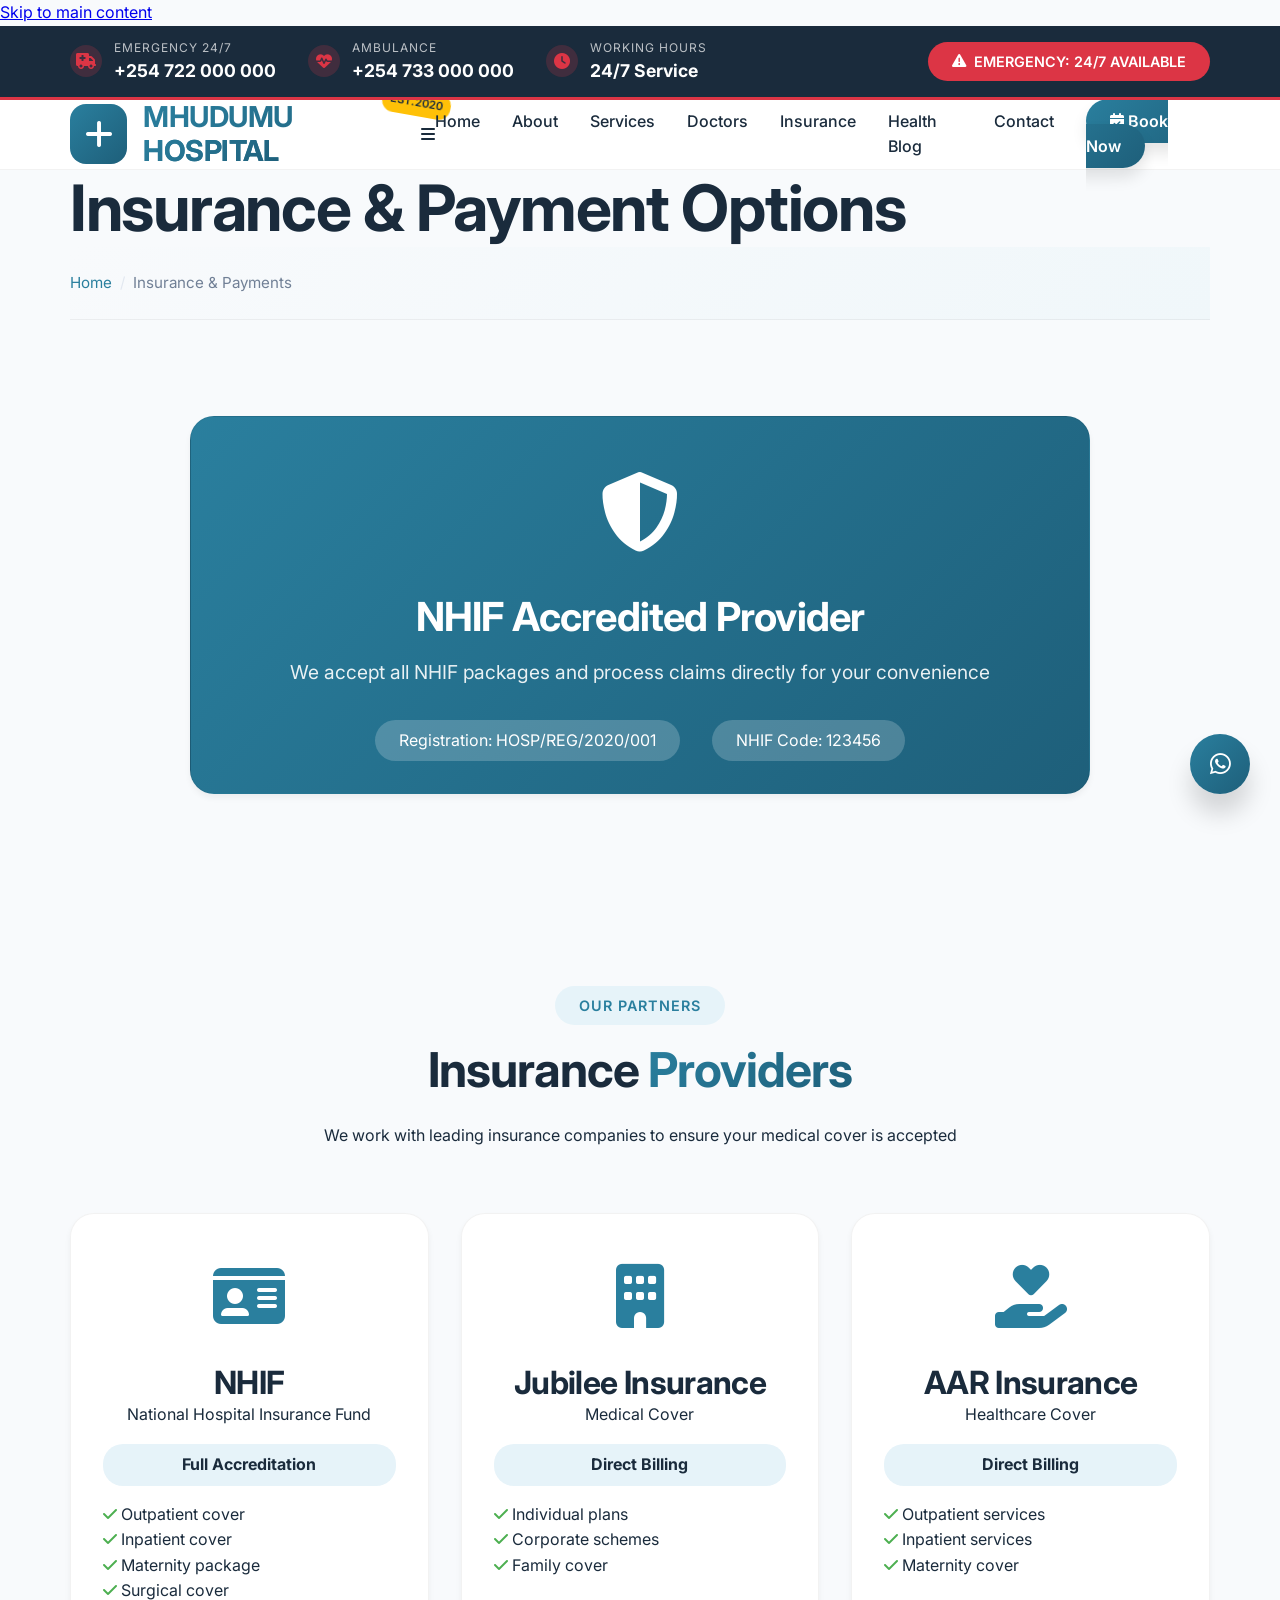
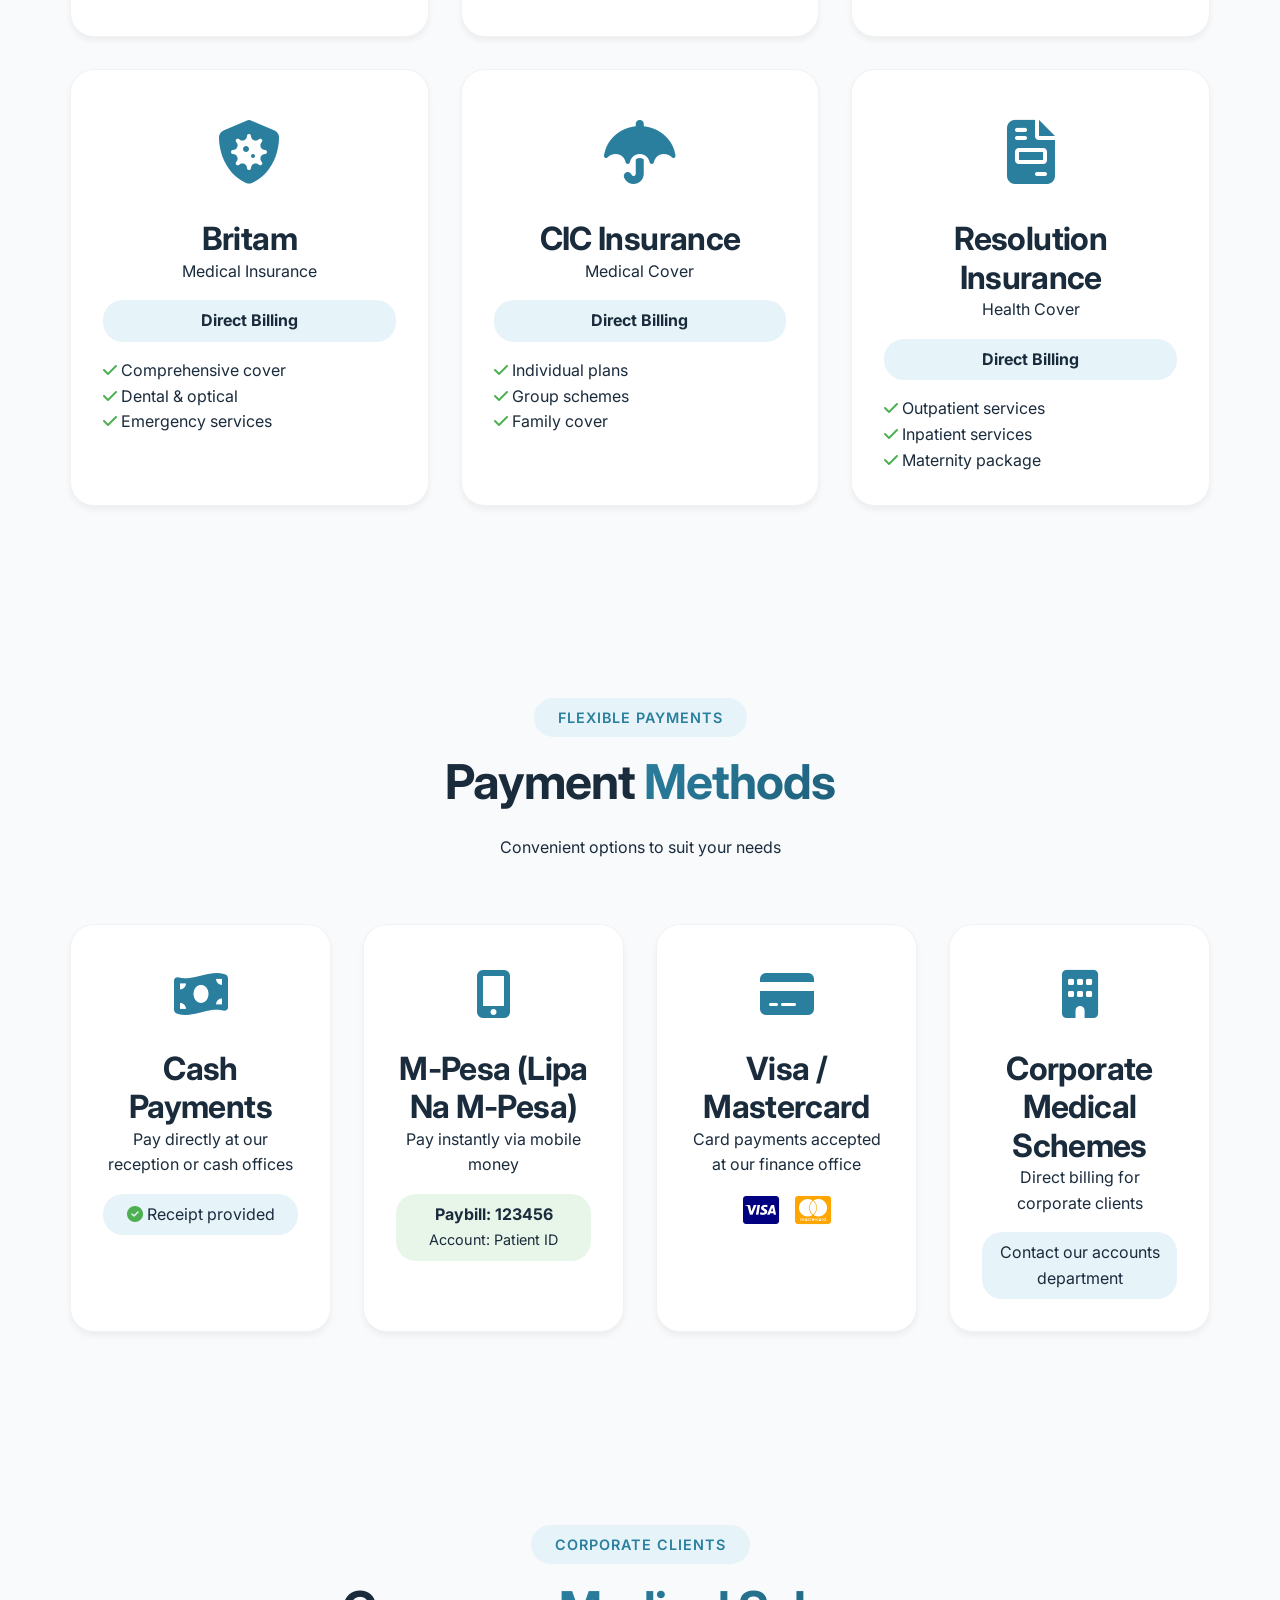
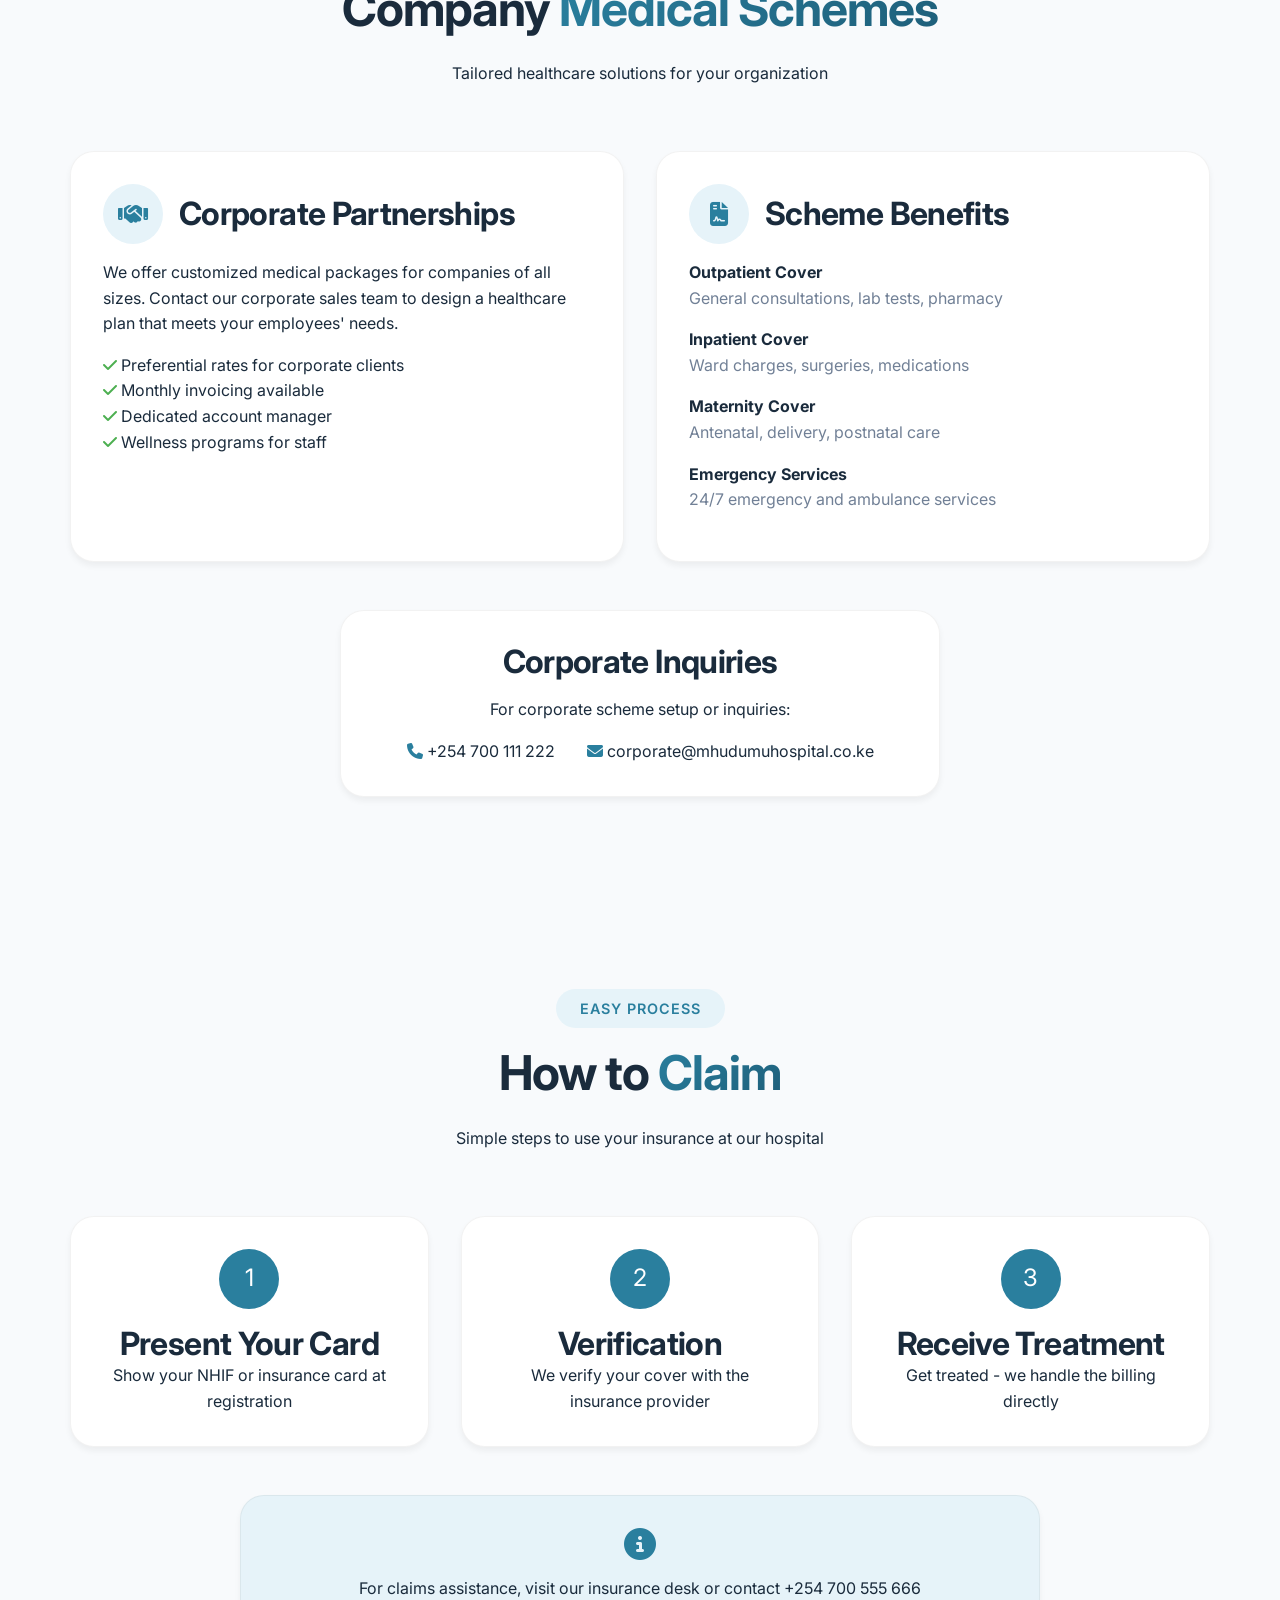
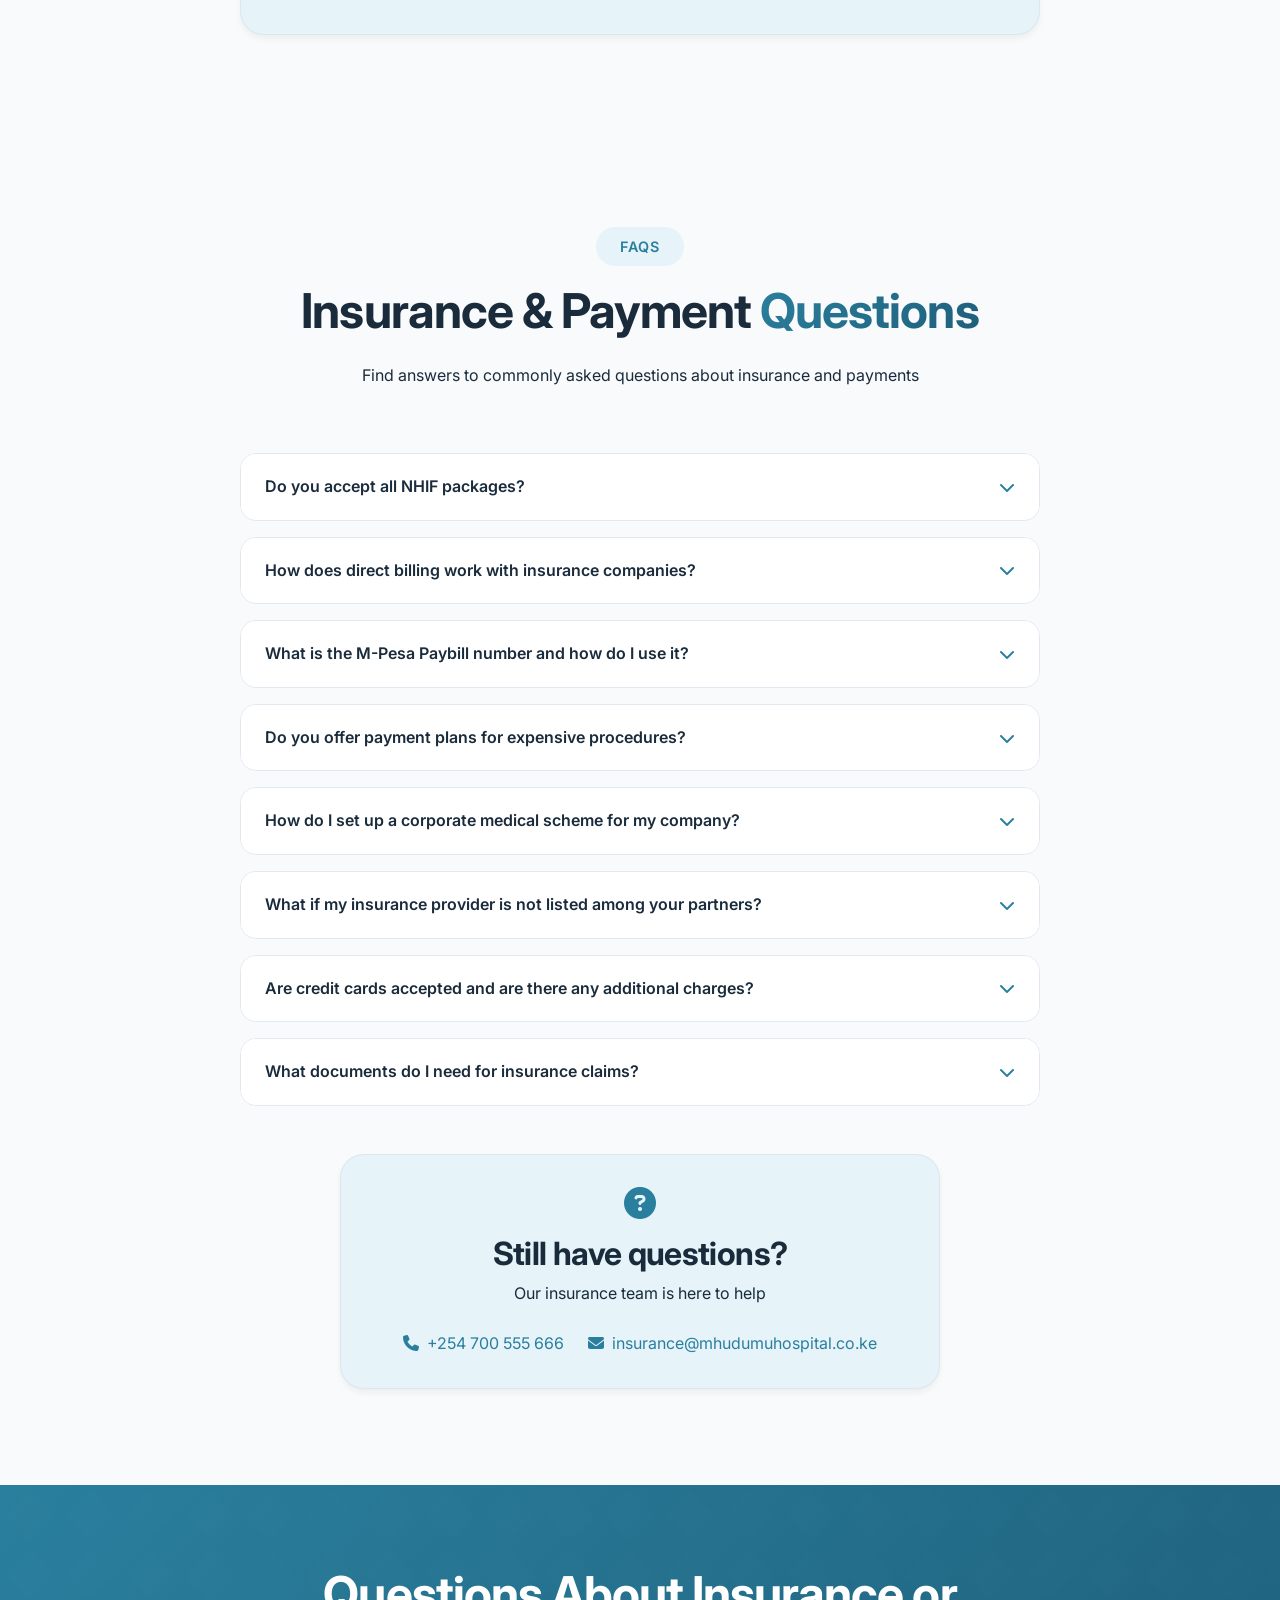
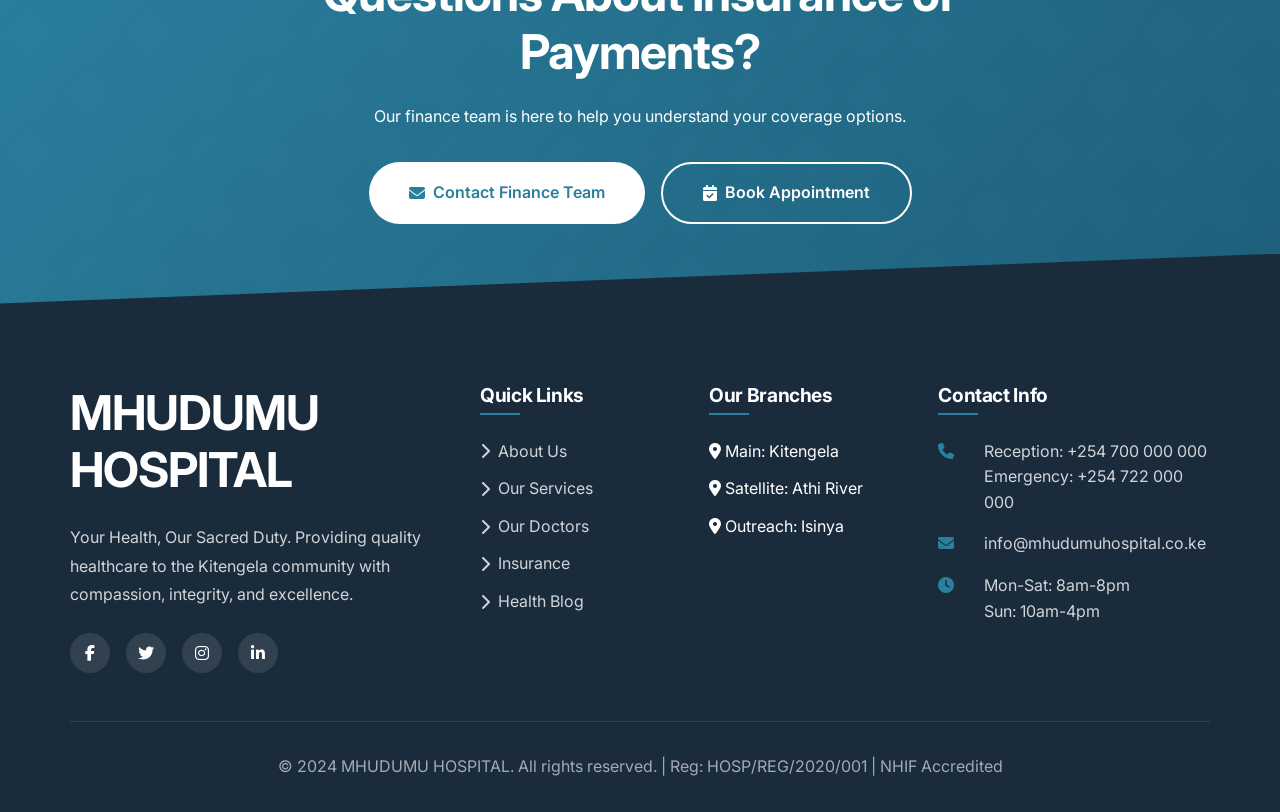
<file: insurance.html>
<!DOCTYPE html>
<html lang="en">
<head>
    <meta charset="UTF-8">
    <meta name="viewport" content="width=device-width, initial-scale=1.0">
    <title>Insurance & Payments at MHUDUMU HOSPITAL - NHIF & Medical Cover | Kitengela</title>
    
    <!-- Meta Tags -->
    <meta name="description" content="Learn about insurance partners and payment options at MHUDUMU Hospital. NHIF accredited, accept all major insurance providers, M-Pesa, and other payment methods in Kitengela.">
    <meta name="keywords" content="NHIF hospital Kitengela, insurance partners, medical cover Kenya, M-Pesa payments, hospital payment options">
    
    <!-- Open Graph -->
    <meta property="og:title" content="Insurance & Payments at MHUDUMU HOSPITAL">
    <meta property="og:description" content="Flexible payment options and insurance partnerships for your convenience.">
    
    <!-- Font Awesome -->
    <link rel="stylesheet" href="https://cdnjs.cloudflare.com/ajax/libs/font-awesome/6.5.1/css/all.min.css">
    
    <!-- Google Fonts -->
    <link href="https://fonts.googleapis.com/css2?family=Inter:wght@300;400;500;600;700;800&display=swap" rel="stylesheet">
    
    <!-- AOS Animation Library -->
    <link href="https://unpkg.com/aos@2.3.1/dist/aos.css" rel="stylesheet">
    
    <!-- Custom CSS -->
    <link rel="stylesheet" href="css/styles.css">
</head>
<body>
    <!-- Skip Navigation -->
    <a href="#main-content" class="skip-nav">Skip to main content</a>
    
    <!-- Emergency Header -->
    <div class="emergency-header">
        <div class="container">
            <div class="emergency-contacts">
                <div class="emergency-item">
                    <div class="emergency-icon">
                        <i class="fas fa-ambulance"></i>
                    </div>
                    <div class="emergency-info">
                        <span class="emergency-label">Emergency 24/7</span>
                        <a href="tel:+254722000000" class="emergency-number">+254 722 000 000</a>
                    </div>
                </div>
                
                <div class="emergency-item">
                    <div class="emergency-icon">
                        <i class="fas fa-heartbeat"></i>
                    </div>
                    <div class="emergency-info">
                        <span class="emergency-label">Ambulance</span>
                        <a href="tel:+254733000000" class="emergency-number">+254 733 000 000</a>
                    </div>
                </div>
                
                <div class="emergency-item">
                    <div class="emergency-icon">
                        <i class="fas fa-clock"></i>
                    </div>
                    <div class="emergency-info">
                        <span class="emergency-label">Working Hours</span>
                        <span class="emergency-number">24/7 Service</span>
                    </div>
                </div>
            </div>
            
            <div class="emergency-badge-pulse">
                <i class="fas fa-exclamation-triangle"></i>
                EMERGENCY: 24/7 AVAILABLE
            </div>
        </div>
    </div>
    
    <!-- Navigation -->
    <nav class="main-nav">
        <div class="container nav-container">
            <div class="logo">
                <div class="logo-3d">
                    <div class="logo-3d-inner">
                        <div class="logo-front">
                            <i class="fas fa-plus"></i>
                        </div>
                        <div class="logo-back">
                            <i class="fas fa-heart"></i>
                        </div>
                    </div>
                </div>
                <div class="logo-text">
                    <h1>MHUDUMU <span class="gradient-text">HOSPITAL</span></h1>
                    <span class="logo-badge">EST.2020</span>
                </div>
            </div>
            
            <div class="mobile-menu-btn">
                <i class="fas fa-bars"></i>
            </div>
            
             <ul class="nav-links">
                <li><a href="index.html">Home</a></li>
                <li><a href="about.html">About</a></li>
                <li><a href="services.html">Services</a></li>
                <li><a href="doctors.html">Doctors</a></li>
                <li><a href="insurance.html">Insurance</a></li>
                <li><a href="blog.html">Health Blog</a></li>  <!-- Add this line -->
                <li><a href="contact.html">Contact</a></li>
                <li><a href="appointment.html" class="book-btn active"><i class="fas fa-calendar-check"></i> Book Now</a></li>
            </ul>
        </div>
    </nav>
    
    <main id="main-content">
        
        <!-- Page Header -->
        <section class="page-header">
            <div class="page-header-pattern"></div>
            <div class="container">
                <div class="page-header-content" data-aos="fade-up">
                    <h1 class="page-header-title">Insurance & Payment Options</h1>
                    <div class="breadcrumb-modern">
                        <ul class="breadcrumb-list">
                            <li><a href="index.html">Home</a></li>
                            <li>Insurance & Payments</li>
                        </ul>
                    </div>
                </div>
            </div>
        </section>
        
        <!-- NHIF Accreditation Highlight -->
        <section class="section-modern">
            <div class="container">
                <div class="service-card-modern" style="text-align: center; max-width: 900px; margin: 0 auto; background: linear-gradient(135deg, var(--primary) 0%, var(--primary-dark) 100%); color: white;" data-aos="zoom-in">
                    <div style="font-size: 5rem; margin-bottom: 1rem;">
                        <i class="fas fa-shield-alt"></i>
                    </div>
                    <h2 style="font-size: 2.5rem; color: white; margin-bottom: 1rem;">NHIF Accredited Provider</h2>
                    <p style="font-size: 1.2rem; margin-bottom: 2rem; opacity: 0.9;">We accept all NHIF packages and process claims directly for your convenience</p>
                    <div style="display: flex; justify-content: center; gap: 2rem; flex-wrap: wrap;">
                        <span style="background: rgba(255,255,255,0.2); padding: 0.5rem 1.5rem; border-radius: 30px;">Registration: HOSP/REG/2020/001</span>
                        <span style="background: rgba(255,255,255,0.2); padding: 0.5rem 1.5rem; border-radius: 30px;">NHIF Code: 123456</span>
                    </div>
                </div>
            </div>
        </section>
        
        <!-- Insurance Partners Grid -->
        <section class="section-modern">
            <div class="container">
                <div class="section-header" data-aos="fade-up">
                    <span class="section-subtitle">Our Partners</span>
                    <h2 class="section-title-modern">
                        Insurance <span>Providers</span>
                    </h2>
                    <p>We work with leading insurance companies to ensure your medical cover is accepted</p>
                </div>
                
                <div class="insurance-grid" style="display: grid; grid-template-columns: repeat(auto-fit, minmax(280px, 1fr)); gap: 2rem; margin-top: 3rem;">
                    <!-- NHIF -->
                    <div class="service-card-modern" style="text-align: center;" data-aos="fade-up">
                        <div style="font-size: 4rem; color: var(--primary); margin-bottom: 1rem;">
                            <i class="fas fa-id-card"></i>
                        </div>
                        <h3>NHIF</h3>
                        <p>National Hospital Insurance Fund</p>
                        <div style="background: var(--primary-soft); padding: 0.5rem; border-radius: 20px; margin: 1rem 0;">
                            <strong>Full Accreditation</strong>
                        </div>
                        <ul style="list-style: none; text-align: left; margin-top: 1rem;">
                            <li><i class="fas fa-check" style="color: var(--success);"></i> Outpatient cover</li>
                            <li><i class="fas fa-check" style="color: var(--success);"></i> Inpatient cover</li>
                            <li><i class="fas fa-check" style="color: var(--success);"></i> Maternity package</li>
                            <li><i class="fas fa-check" style="color: var(--success);"></i> Surgical cover</li>
                        </ul>
                    </div>
                    
                    <!-- Jubilee -->
                    <div class="service-card-modern" style="text-align: center;" data-aos="fade-up" data-aos-delay="100">
                        <div style="font-size: 4rem; color: var(--primary); margin-bottom: 1rem;">
                            <i class="fas fa-building"></i>
                        </div>
                        <h3>Jubilee Insurance</h3>
                        <p>Medical Cover</p>
                        <div style="background: var(--primary-soft); padding: 0.5rem; border-radius: 20px; margin: 1rem 0;">
                            <strong>Direct Billing</strong>
                        </div>
                        <ul style="list-style: none; text-align: left; margin-top: 1rem;">
                            <li><i class="fas fa-check" style="color: var(--success);"></i> Individual plans</li>
                            <li><i class="fas fa-check" style="color: var(--success);"></i> Corporate schemes</li>
                            <li><i class="fas fa-check" style="color: var(--success);"></i> Family cover</li>
                        </ul>
                    </div>
                    
                    <!-- AAR -->
                    <div class="service-card-modern" style="text-align: center;" data-aos="fade-up" data-aos-delay="200">
                        <div style="font-size: 4rem; color: var(--primary); margin-bottom: 1rem;">
                            <i class="fas fa-hand-holding-heart"></i>
                        </div>
                        <h3>AAR Insurance</h3>
                        <p>Healthcare Cover</p>
                        <div style="background: var(--primary-soft); padding: 0.5rem; border-radius: 20px; margin: 1rem 0;">
                            <strong>Direct Billing</strong>
                        </div>
                        <ul style="list-style: none; text-align: left; margin-top: 1rem;">
                            <li><i class="fas fa-check" style="color: var(--success);"></i> Outpatient services</li>
                            <li><i class="fas fa-check" style="color: var(--success);"></i> Inpatient services</li>
                            <li><i class="fas fa-check" style="color: var(--success);"></i> Maternity cover</li>
                        </ul>
                    </div>
                    
                    <!-- Britam -->
                    <div class="service-card-modern" style="text-align: center;" data-aos="fade-up" data-aos-delay="300">
                        <div style="font-size: 4rem; color: var(--primary); margin-bottom: 1rem;">
                            <i class="fas fa-shield-virus"></i>
                        </div>
                        <h3>Britam</h3>
                        <p>Medical Insurance</p>
                        <div style="background: var(--primary-soft); padding: 0.5rem; border-radius: 20px; margin: 1rem 0;">
                            <strong>Direct Billing</strong>
                        </div>
                        <ul style="list-style: none; text-align: left; margin-top: 1rem;">
                            <li><i class="fas fa-check" style="color: var(--success);"></i> Comprehensive cover</li>
                            <li><i class="fas fa-check" style="color: var(--success);"></i> Dental & optical</li>
                            <li><i class="fas fa-check" style="color: var(--success);"></i> Emergency services</li>
                        </ul>
                    </div>
                    
                    <!-- CIC -->
                    <div class="service-card-modern" style="text-align: center;" data-aos="fade-up" data-aos-delay="400">
                        <div style="font-size: 4rem; color: var(--primary); margin-bottom: 1rem;">
                            <i class="fas fa-umbrella"></i>
                        </div>
                        <h3>CIC Insurance</h3>
                        <p>Medical Cover</p>
                        <div style="background: var(--primary-soft); padding: 0.5rem; border-radius: 20px; margin: 1rem 0;">
                            <strong>Direct Billing</strong>
                        </div>
                        <ul style="list-style: none; text-align: left; margin-top: 1rem;">
                            <li><i class="fas fa-check" style="color: var(--success);"></i> Individual plans</li>
                            <li><i class="fas fa-check" style="color: var(--success);"></i> Group schemes</li>
                            <li><i class="fas fa-check" style="color: var(--success);"></i> Family cover</li>
                        </ul>
                    </div>
                    
                    <!-- Resolution -->
                    <div class="service-card-modern" style="text-align: center;" data-aos="fade-up" data-aos-delay="500">
                        <div style="font-size: 4rem; color: var(--primary); margin-bottom: 1rem;">
                            <i class="fas fa-file-invoice"></i>
                        </div>
                        <h3>Resolution Insurance</h3>
                        <p>Health Cover</p>
                        <div style="background: var(--primary-soft); padding: 0.5rem; border-radius: 20px; margin: 1rem 0;">
                            <strong>Direct Billing</strong>
                        </div>
                        <ul style="list-style: none; text-align: left; margin-top: 1rem;">
                            <li><i class="fas fa-check" style="color: var(--success);"></i> Outpatient services</li>
                            <li><i class="fas fa-check" style="color: var(--success);"></i> Inpatient services</li>
                            <li><i class="fas fa-check" style="color: var(--success);"></i> Maternity package</li>
                        </ul>
                    </div>
                </div>
            </div>
        </section>
        
        <!-- Payment Methods -->
        <section class="section-modern" style="background: var(--light);">
            <div class="container">
                <div class="section-header" data-aos="fade-up">
                    <span class="section-subtitle">Flexible Payments</span>
                    <h2 class="section-title-modern">
                        Payment <span>Methods</span>
                    </h2>
                    <p>Convenient options to suit your needs</p>
                </div>
                
                <div style="display: grid; grid-template-columns: repeat(auto-fit, minmax(250px, 1fr)); gap: 2rem; margin-top: 3rem;">
                    <!-- Cash -->
                    <div class="service-card-modern" style="text-align: center;" data-aos="flip-up">
                        <div style="font-size: 3rem; color: var(--primary); margin-bottom: 1rem;">
                            <i class="fas fa-money-bill-wave"></i>
                        </div>
                        <h3>Cash Payments</h3>
                        <p>Pay directly at our reception or cash offices</p>
                        <div style="margin-top: 1rem; padding: 0.5rem; background: var(--primary-soft); border-radius: 20px;">
                            <i class="fas fa-check-circle" style="color: var(--success);"></i> Receipt provided
                        </div>
                    </div>
                    
                    <!-- M-Pesa -->
                    <div class="service-card-modern" style="text-align: center;" data-aos="flip-up" data-aos-delay="100">
                        <div style="font-size: 3rem; color: var(--primary); margin-bottom: 1rem;">
                            <i class="fas fa-mobile-alt"></i>
                        </div>
                        <h3>M-Pesa (Lipa Na M-Pesa)</h3>
                        <p>Pay instantly via mobile money</p>
                        <div style="margin-top: 1rem; background: var(--success-light); padding: 0.5rem; border-radius: 20px;">
                            <strong>Paybill: 123456</strong><br>
                            <span style="font-size: 0.9rem;">Account: Patient ID</span>
                        </div>
                    </div>
                    
                    <!-- Cards -->
                    <div class="service-card-modern" style="text-align: center;" data-aos="flip-up" data-aos-delay="200">
                        <div style="font-size: 3rem; color: var(--primary); margin-bottom: 1rem;">
                            <i class="fas fa-credit-card"></i>
                        </div>
                        <h3>Visa / Mastercard</h3>
                        <p>Card payments accepted at our finance office</p>
                        <div style="margin-top: 1rem; display: flex; justify-content: center; gap: 1rem;">
                            <i class="fab fa-cc-visa" style="font-size: 2rem; color: navy;"></i>
                            <i class="fab fa-cc-mastercard" style="font-size: 2rem; color: orange;"></i>
                        </div>
                    </div>
                    
                    <!-- Corporate -->
                    <div class="service-card-modern" style="text-align: center;" data-aos="flip-up" data-aos-delay="300">
                        <div style="font-size: 3rem; color: var(--primary); margin-bottom: 1rem;">
                            <i class="fas fa-building"></i>
                        </div>
                        <h3>Corporate Medical Schemes</h3>
                        <p>Direct billing for corporate clients</p>
                        <div style="margin-top: 1rem; padding: 0.5rem; background: var(--primary-soft); border-radius: 20px;">
                            Contact our accounts department
                        </div>
                    </div>
                </div>
            </div>
        </section>
        
        <!-- Corporate Medical Schemes -->
        <section class="section-modern">
            <div class="container">
                <div class="section-header" data-aos="fade-up">
                    <span class="section-subtitle">Corporate Clients</span>
                    <h2 class="section-title-modern">
                        Company <span>Medical Schemes</span>
                    </h2>
                    <p>Tailored healthcare solutions for your organization</p>
                </div>
                
                <div style="display: grid; grid-template-columns: repeat(2, 1fr); gap: 2rem; margin-top: 3rem;">
                    <div class="service-card-modern" data-aos="fade-right">
                        <div style="display: flex; align-items: center; gap: 1rem; margin-bottom: 1rem;">
                            <div style="width: 60px; height: 60px; background: var(--primary-soft); border-radius: 50%; display: flex; align-items: center; justify-content: center; font-size: 1.5rem; color: var(--primary);">
                                <i class="fas fa-handshake"></i>
                            </div>
                            <h3>Corporate Partnerships</h3>
                        </div>
                        <p>We offer customized medical packages for companies of all sizes. Contact our corporate sales team to design a healthcare plan that meets your employees' needs.</p>
                        <ul style="list-style: none; margin-top: 1rem;">
                            <li><i class="fas fa-check" style="color: var(--success);"></i> Preferential rates for corporate clients</li>
                            <li><i class="fas fa-check" style="color: var(--success);"></i> Monthly invoicing available</li>
                            <li><i class="fas fa-check" style="color: var(--success);"></i> Dedicated account manager</li>
                            <li><i class="fas fa-check" style="color: var(--success);"></i> Wellness programs for staff</li>
                        </ul>
                    </div>
                    
                    <div class="service-card-modern" data-aos="fade-left">
                        <div style="display: flex; align-items: center; gap: 1rem; margin-bottom: 1rem;">
                            <div style="width: 60px; height: 60px; background: var(--primary-soft); border-radius: 50%; display: flex; align-items: center; justify-content: center; font-size: 1.5rem; color: var(--primary);">
                                <i class="fas fa-file-contract"></i>
                            </div>
                            <h3>Scheme Benefits</h3>
                        </div>
                        <ul style="list-style: none;">
                            <li style="margin-bottom: 1rem;">
                                <strong>Outpatient Cover</strong><br>
                                <span style="color: var(--gray);">General consultations, lab tests, pharmacy</span>
                            </li>
                            <li style="margin-bottom: 1rem;">
                                <strong>Inpatient Cover</strong><br>
                                <span style="color: var(--gray);">Ward charges, surgeries, medications</span>
                            </li>
                            <li style="margin-bottom: 1rem;">
                                <strong>Maternity Cover</strong><br>
                                <span style="color: var(--gray);">Antenatal, delivery, postnatal care</span>
                            </li>
                            <li style="margin-bottom: 1rem;">
                                <strong>Emergency Services</strong><br>
                                <span style="color: var(--gray);">24/7 emergency and ambulance services</span>
                            </li>
                        </ul>
                    </div>
                </div>
                
                <div style="text-align: center; margin-top: 3rem;" data-aos="fade-up">
                    <div class="service-card-modern" style="max-width: 600px; margin: 0 auto;">
                        <h3>Corporate Inquiries</h3>
                        <p style="margin: 1rem 0;">For corporate scheme setup or inquiries:</p>
                        <div style="display: flex; justify-content: center; gap: 2rem; flex-wrap: wrap;">
                            <span><i class="fas fa-phone" style="color: var(--primary);"></i> +254 700 111 222</span>
                            <span><i class="fas fa-envelope" style="color: var(--primary);"></i> corporate@mhudumuhospital.co.ke</span>
                        </div>
                    </div>
                </div>
            </div>
        </section>
        
        <!-- How to Claim -->
        <section class="section-modern" style="background: var(--light);">
            <div class="container">
                <div class="section-header" data-aos="fade-up">
                    <span class="section-subtitle">Easy Process</span>
                    <h2 class="section-title-modern">
                        How to <span>Claim</span>
                    </h2>
                    <p>Simple steps to use your insurance at our hospital</p>
                </div>
                
                <div style="display: grid; grid-template-columns: repeat(3, 1fr); gap: 2rem; margin-top: 3rem;">
                    <div class="service-card-modern" style="text-align: center;" data-aos="fade-up">
                        <div style="width: 60px; height: 60px; background: var(--primary); color: white; border-radius: 50%; display: flex; align-items: center; justify-content: center; font-size: 1.5rem; margin: 0 auto 1rem;">
                            1
                        </div>
                        <h3>Present Your Card</h3>
                        <p>Show your NHIF or insurance card at registration</p>
                    </div>
                    
                    <div class="service-card-modern" style="text-align: center;" data-aos="fade-up" data-aos-delay="100">
                        <div style="width: 60px; height: 60px; background: var(--primary); color: white; border-radius: 50%; display: flex; align-items: center; justify-content: center; font-size: 1.5rem; margin: 0 auto 1rem;">
                            2
                        </div>
                        <h3>Verification</h3>
                        <p>We verify your cover with the insurance provider</p>
                    </div>
                    
                    <div class="service-card-modern" style="text-align: center;" data-aos="fade-up" data-aos-delay="200">
                        <div style="width: 60px; height: 60px; background: var(--primary); color: white; border-radius: 50%; display: flex; align-items: center; justify-content: center; font-size: 1.5rem; margin: 0 auto 1rem;">
                            3
                        </div>
                        <h3>Receive Treatment</h3>
                        <p>Get treated - we handle the billing directly</p>
                    </div>
                </div>
                
                <div style="text-align: center; margin-top: 3rem;" data-aos="fade-up">
                    <div class="service-card-modern" style="max-width: 800px; margin: 0 auto; background: var(--primary-soft);">
                        <i class="fas fa-info-circle" style="color: var(--primary); font-size: 2rem; margin-bottom: 1rem;"></i>
                        <p>For claims assistance, visit our insurance desk or contact +254 700 555 666</p>
                    </div>
                </div>
            </div>
        </section>
        
       <!-- FAQ Section -->
<section class="section-modern">
    <div class="container">
        <div class="section-header" data-aos="fade-up">
            <span class="section-subtitle">FAQs</span>
            <h2 class="section-title-modern">
                Insurance & Payment <span>Questions</span>
            </h2>
            <p>Find answers to commonly asked questions about insurance and payments</p>
        </div>
        
        <div class="faq-container" style="max-width: 800px; margin: 3rem auto 0;">
            <!-- FAQ Item 1 -->
            <div class="faq-item" data-aos="fade-up">
                <div class="faq-question">
                    <span>Do you accept all NHIF packages?</span>
                    <i class="fas fa-chevron-down"></i>
                </div>
                <div class="faq-answer">
                    <p>Yes, MHUDUMU Hospital is fully NHIF accredited and accepts all NHIF packages including Supa Cover, Linda Mama, and Civil Servants schemes. Simply present your NHIF card at registration. We process claims directly with NHIF so you don't have to worry about reimbursements.</p>
                </div>
            </div>
            
            <!-- FAQ Item 2 -->
            <div class="faq-item" data-aos="fade-up" data-aos-delay="50">
                <div class="faq-question">
                    <span>How does direct billing work with insurance companies?</span>
                    <i class="fas fa-chevron-down"></i>
                </div>
                <div class="faq-answer">
                    <p>For patients with insurance from our partner providers (Jubilee, AAR, Britam, CIC, Resolution), we bill the insurance company directly. You only need to:</p>
                    <ul style="margin-top: 0.5rem; padding-left: 1.5rem;">
                        <li>Present your insurance card at registration</li>
                        <li>Complete a claim form (we'll assist you)</li>
                        <li>Pay for any services not covered by your policy or any applicable co-pay/excess</li>
                    </ul>
                </div>
            </div>
            
            <!-- FAQ Item 3 -->
            <div class="faq-item" data-aos="fade-up" data-aos-delay="100">
                <div class="faq-question">
                    <span>What is the M-Pesa Paybill number and how do I use it?</span>
                    <i class="fas fa-chevron-down"></i>
                </div>
                <div class="faq-answer">
                    <p>Our Lipa Na M-Pesa Paybill is <strong>123456</strong>. Follow these steps:</p>
                    <ol style="margin-top: 0.5rem; padding-left: 1.5rem;">
                        <li>Go to M-Pesa menu on your phone</li>
                        <li>Select "Lipa Na M-Pesa"</li>
                        <li>Select "Paybill"</li>
                        <li>Enter Business Number: <strong>123456</strong></li>
                        <li>Enter Account Number: Your Patient ID (ask at reception)</li>
                        <li>Enter Amount and your M-Pesa PIN</li>
                        <li>Confirm and complete transaction</li>
                    </ol>
                    <p style="margin-top: 0.5rem;">Show the confirmation message at our reception desk.</p>
                </div>
            </div>
            
            <!-- FAQ Item 4 -->
            <div class="faq-item" data-aos="fade-up" data-aos-delay="150">
                <div class="faq-question">
                    <span>Do you offer payment plans for expensive procedures?</span>
                    <i class="fas fa-chevron-down"></i>
                </div>
                <div class="faq-answer">
                    <p>Yes, we offer flexible payment plans for certain procedures and treatments including surgeries, maternity packages, and chronic care management. Please speak to our finance department to discuss:</p>
                    <ul style="margin-top: 0.5rem; padding-left: 1.5rem;">
                        <li>Interest-free installment plans</li>
                        <li>Customized payment schedules</li>
                        <li>Deposit requirements</li>
                        <li>Corporate billing arrangements</li>
                    </ul>
                    <p style="margin-top: 0.5rem;">Contact our finance team at +254 700 555 666 or visit our accounts office for a consultation.</p>
                </div>
            </div>
            
            <!-- FAQ Item 5 -->
            <div class="faq-item" data-aos="fade-up" data-aos-delay="200">
                <div class="faq-question">
                    <span>How do I set up a corporate medical scheme for my company?</span>
                    <i class="fas fa-chevron-down"></i>
                </div>
                <div class="faq-answer">
                    <p>Setting up a corporate medical scheme is easy. Here's the process:</p>
                    <ol style="margin-top: 0.5rem; padding-left: 1.5rem;">
                        <li>Contact our corporate sales team at <strong>corporate@mhudumuhospital.co.ke</strong> or call <strong>+254 700 111 222</strong></li>
                        <li>We'll schedule a meeting to understand your company's healthcare needs</li>
                        <li>We'll provide a customized proposal with pricing and benefits</li>
                        <li>Once approved, we'll issue employee ID cards and setup accounts</li>
                        <li>Your employees can start accessing services immediately</li>
                    </ol>
                    <p style="margin-top: 0.5rem;">Corporate benefits include preferential rates, monthly invoicing, dedicated account manager, and wellness programs.</p>
                </div>
            </div>
            
            <!-- FAQ Item 6 -->
            <div class="faq-item" data-aos="fade-up" data-aos-delay="250">
                <div class="faq-question">
                    <span>What if my insurance provider is not listed among your partners?</span>
                    <i class="fas fa-chevron-down"></i>
                </div>
                <div class="faq-answer">
                    <p>If your insurance provider is not currently on our partner list, you still have options:</p>
                    <ul style="margin-top: 0.5rem; padding-left: 1.5rem;">
                        <li>Pay for services and claim reimbursement from your insurance company</li>
                        <li>We can provide all necessary documentation for your claim</li>
                        <li>Ask your insurance provider to contact us for possible direct billing arrangements</li>
                        <li>Some insurers may authorize single-case direct billing upon request</li>
                    </ul>
                    <p style="margin-top: 0.5rem;">Our insurance desk can assist you with documentation and guidance. Contact +254 700 555 666 for help.</p>
                </div>
            </div>
            
            <!-- FAQ Item 7 -->
            <div class="faq-item" data-aos="fade-up" data-aos-delay="300">
                <div class="faq-question">
                    <span>Are credit cards accepted and are there any additional charges?</span>
                    <i class="fas fa-chevron-down"></i>
                </div>
                <div class="faq-answer">
                    <p>Yes, we accept Visa and Mastercard payments at our finance office. Important information:</p>
                    <ul style="margin-top: 0.5rem; padding-left: 1.5rem;">
                        <li>No additional charges for card payments - you pay exactly the bill amount</li>
                        <li>Both debit and credit cards accepted</li>
                        <li>Cards must be in the patient's name or accompanied by authorization</li>
                        <li>For large amounts, please inform your bank beforehand to avoid transaction blocks</li>
                    </ul>
                </div>
            </div>
            
            <!-- FAQ Item 8 -->
            <div class="faq-item" data-aos="fade-up" data-aos-delay="350">
                <div class="faq-question">
                    <span>What documents do I need for insurance claims?</span>
                    <i class="fas fa-chevron-down"></i>
                </div>
                <div class="faq-answer">
                    <p>For insurance claims, please bring the following documents:</p>
                    <ul style="margin-top: 0.5rem; padding-left: 1.5rem;">
                        <li><strong>Insurance card</strong> - Valid membership card</li>
                        <li><strong>Identification</strong> - National ID or passport</li>
                        <li><strong>Claim forms</strong> - Pre-filled if available (we can also provide)</li>
                        <li><strong>Employer letter</strong> - For corporate schemes (if required)</li>
                        <li><strong>Referral letter</strong> - If required by your insurance policy</li>
                    </ul>
                    <p style="margin-top: 0.5rem;">Our insurance desk staff will guide you through the process and help with any missing documentation.</p>
                </div>
            </div>
        </div>
        
        <!-- Still have questions? -->
        <div style="text-align: center; margin-top: 3rem;" data-aos="fade-up">
            <div class="service-card-modern" style="max-width: 600px; margin: 0 auto; background: var(--primary-soft);">
                <i class="fas fa-question-circle" style="color: var(--primary); font-size: 2rem; margin-bottom: 1rem;"></i>
                <h3 style="margin-bottom: 0.5rem;">Still have questions?</h3>
                <p style="margin-bottom: 1.5rem;">Our insurance team is here to help</p>
                <div style="display: flex; justify-content: center; gap: 1.5rem; flex-wrap: wrap;">
                    <a href="tel:+254700555666" style="display: flex; align-items: center; gap: 0.5rem; color: var(--primary); text-decoration: none;">
                        <i class="fas fa-phone"></i> +254 700 555 666
                    </a>
                    <a href="mailto:insurance@mhudumuhospital.co.ke" style="display: flex; align-items: center; gap: 0.5rem; color: var(--primary); text-decoration: none;">
                        <i class="fas fa-envelope"></i> insurance@mhudumuhospital.co.ke
                    </a>
                </div>
            </div>
        </div>
    </div>
</section>
        
        <!-- CTA Section -->
        <section class="cta-modern">
            <div class="cta-pattern"></div>
            <div class="container">
                <div class="cta-content" data-aos="zoom-in">
                    <h2 class="cta-title">Questions About Insurance or Payments?</h2>
                    <p class="cta-description">
                        Our finance team is here to help you understand your coverage options.
                    </p>
                    <div class="cta-buttons">
                        <a href="contact.html" class="btn-cta">
                            <i class="fas fa-envelope"></i> Contact Finance Team
                        </a>
                        <a href="appointment.html" class="btn-cta btn-cta-outline">
                            <i class="fas fa-calendar-check"></i> Book Appointment
                        </a>
                    </div>
                </div>
            </div>
        </section>
    </main>
    
    <!-- Footer -->
    <footer class="footer-modern">
        <div class="footer-wave"></div>
        <div class="container">
            <div class="footer-grid-modern">
                <div>
                    <div class="footer-logo">
                        <h2>MHUDUMU <span>HOSPITAL</span></h2>
                    </div>
                    <p class="footer-about">
                        Your Health, Our Sacred Duty. Providing quality healthcare to the Kitengela community 
                        with compassion, integrity, and excellence.
                    </p>
                    <div class="footer-social">
                        <a href="#" aria-label="Facebook"><i class="fab fa-facebook-f"></i></a>
                        <a href="#" aria-label="Twitter"><i class="fab fa-twitter"></i></a>
                        <a href="#" aria-label="Instagram"><i class="fab fa-instagram"></i></a>
                        <a href="#" aria-label="LinkedIn"><i class="fab fa-linkedin-in"></i></a>
                    </div>
                </div>
                
                <div>
                    <h3 class="footer-title">Quick Links</h3>
                    <ul class="footer-links">
                        <li><a href="about.html"><i class="fas fa-chevron-right"></i> About Us</a></li>
                        <li><a href="services.html"><i class="fas fa-chevron-right"></i> Our Services</a></li>
                        <li><a href="doctors.html"><i class="fas fa-chevron-right"></i> Our Doctors</a></li>
                        <li><a href="insurance.html"><i class="fas fa-chevron-right"></i> Insurance</a></li>
                        <li><a href="blog.html"><i class="fas fa-chevron-right"></i> Health Blog</a></li>
                    </ul>
                </div>
                
                <div>
                    <h3 class="footer-title">Our Branches</h3>
                    <ul class="footer-links">
                        <li><i class="fas fa-map-marker-alt"></i> Main: Kitengela</li>
                        <li><i class="fas fa-map-marker-alt"></i> Satellite: Athi River</li>
                        <li><i class="fas fa-map-marker-alt"></i> Outreach: Isinya</li>
                    </ul>
                </div>
                
                <div>
                    <h3 class="footer-title">Contact Info</h3>
                    <div class="footer-contact-item">
                        <div class="footer-contact-icon">
                            <i class="fas fa-phone"></i>
                        </div>
                        <div>
                            <div>Reception: +254 700 000 000</div>
                            <div>Emergency: +254 722 000 000</div>
                        </div>
                    </div>
                    
                    <div class="footer-contact-item">
                        <div class="footer-contact-icon">
                            <i class="fas fa-envelope"></i>
                        </div>
                        <div>info@mhudumuhospital.co.ke</div>
                    </div>
                    
                    <div class="footer-contact-item">
                        <div class="footer-contact-icon">
                            <i class="fas fa-clock"></i>
                        </div>
                        <div>Mon-Sat: 8am-8pm<br>Sun: 10am-4pm</div>
                    </div>
                </div>
            </div>
            
            <div class="footer-bottom">
                <p>&copy; 2024 MHUDUMU HOSPITAL. All rights reserved. | Reg: HOSP/REG/2020/001 | NHIF Accredited</p>
            </div>
        </div>
    </footer>
    
    <!-- Floating Elements -->
    <div class="floating-elements">
        <div class="floating-chat" onclick="window.open('https://wa.me/254712345678', '_blank')">
            <i class="fab fa-whatsapp"></i>
            <span class="tooltip">Chat with us</span>
        </div>
        
        <div class="floating-chat" onclick="window.scrollTo({top: 0, behavior: 'smooth'})">
            <i class="fas fa-arrow-up"></i>
            <span class="tooltip">Back to top</span>
        </div>
    </div>
    
    <!-- Scripts -->
    <script src="https://unpkg.com/aos@2.3.1/dist/aos.js"></script>
    <script>
        AOS.init({
            duration: 1000,
            once: true,
            offset: 100
        });
    </script>
    <script src="js/scripts.js"></script>
</body>
</html>
</file>
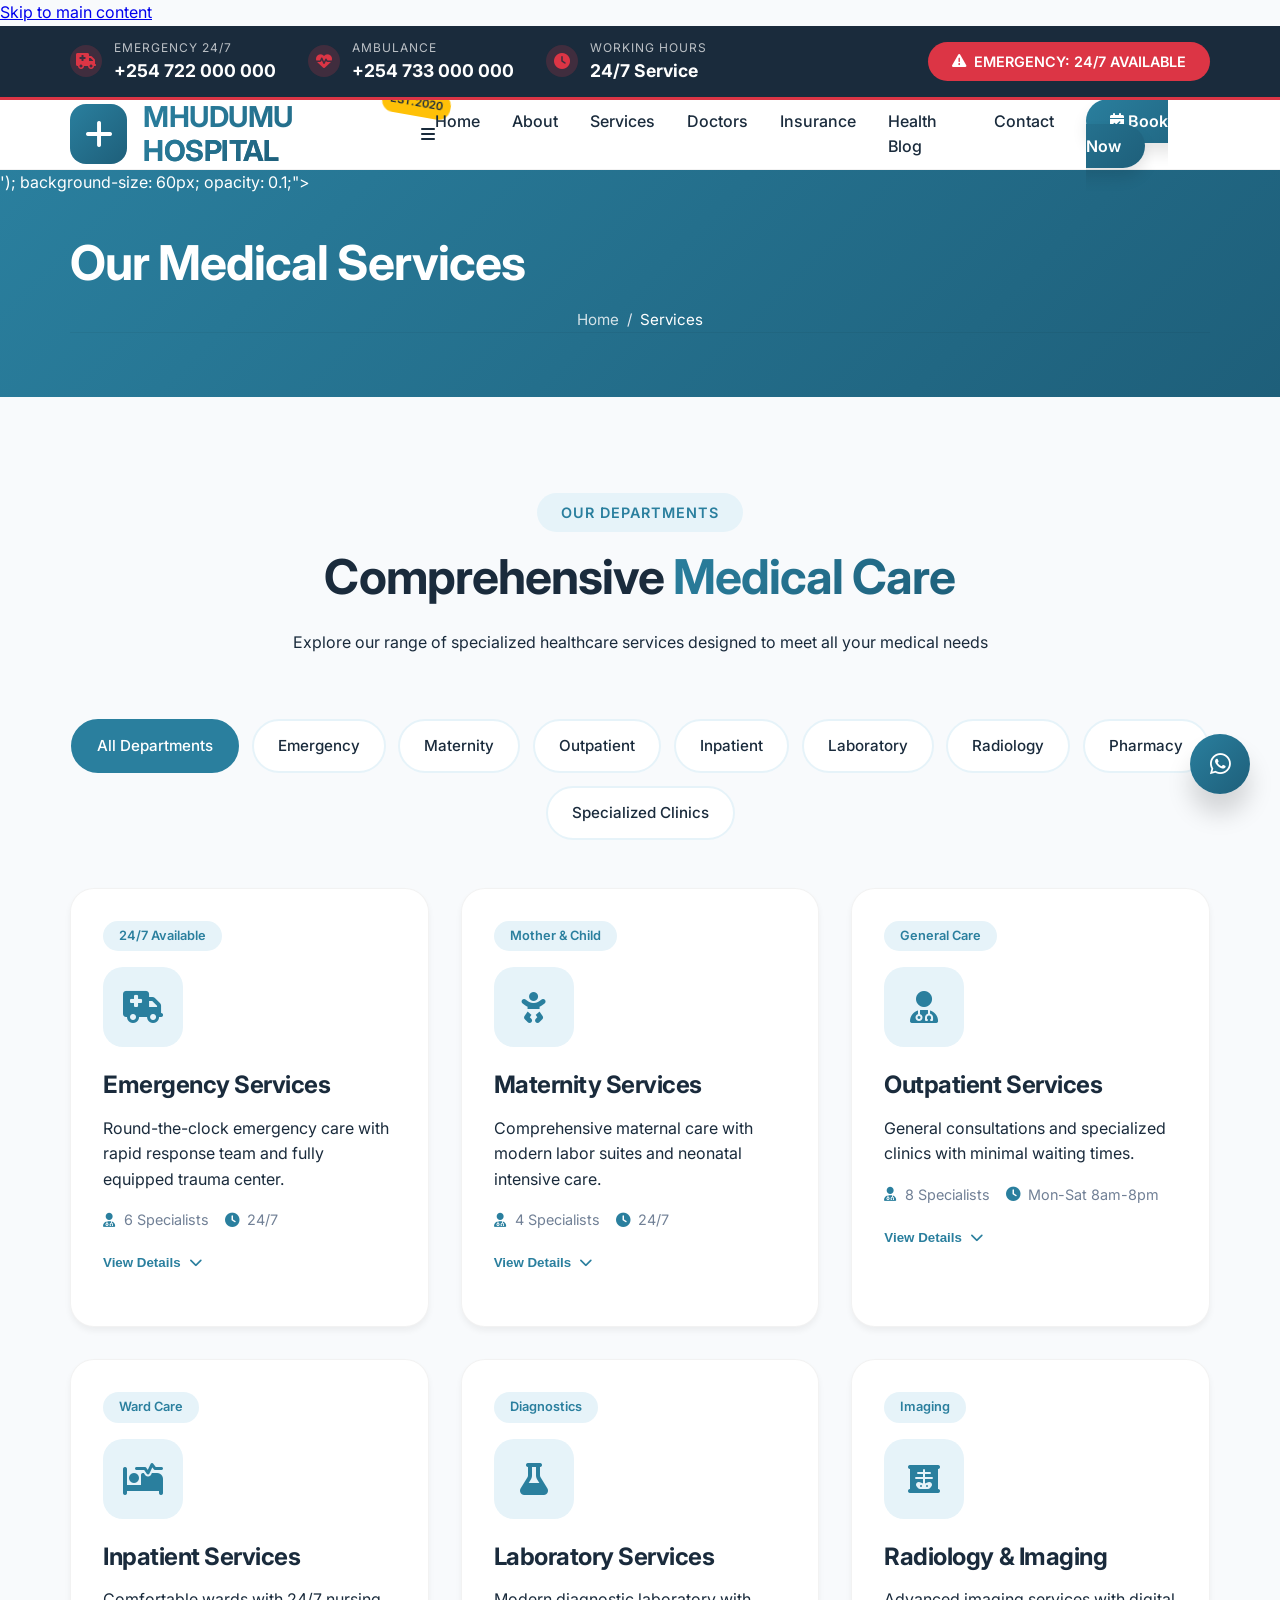
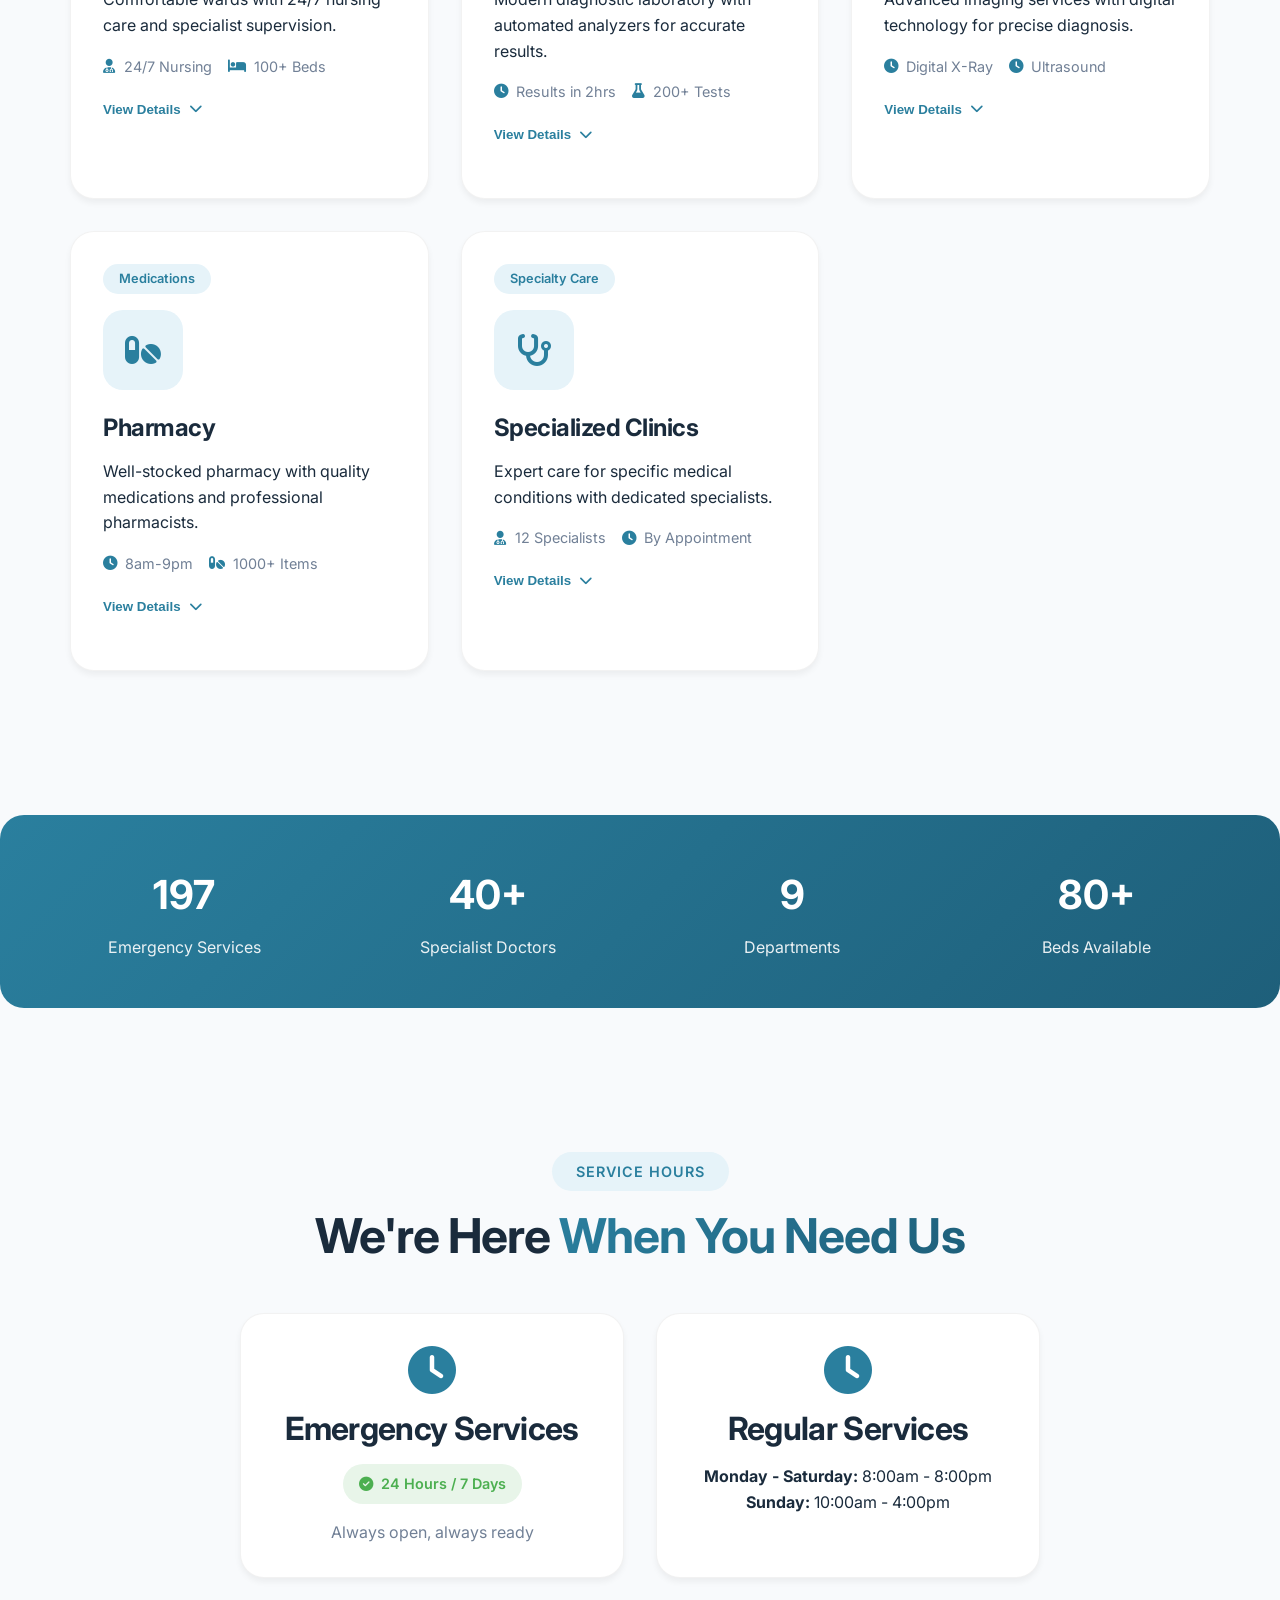
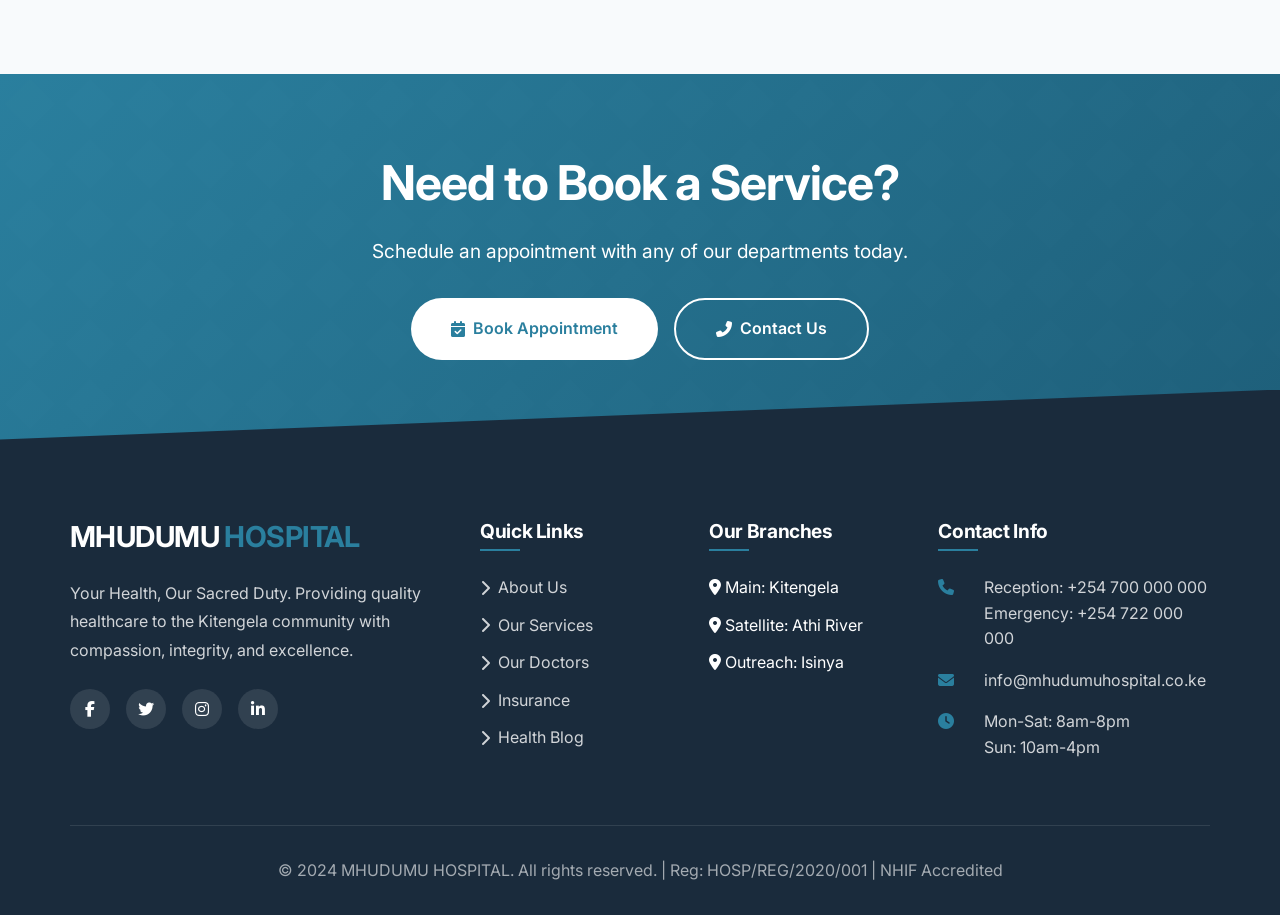
<file: services.html>
<!DOCTYPE html>
<html lang="en">
<head>
    <meta charset="UTF-8">
    <meta name="viewport" content="width=device-width, initial-scale=1.0">
    <title>Medical Services at MHUDUMU HOSPITAL - Departments & Specialized Care | Kitengela</title>
    
    <!-- Meta Tags -->
    <meta name="description" content="Explore comprehensive medical services at MHUDUMU Hospital. Emergency care, maternity, outpatient services, laboratory, radiology, pharmacy, and specialized clinics in Kitengela.">
    <meta name="keywords" content="hospital services Kitengela, emergency care, maternity hospital, medical laboratory, radiology services, pharmacy Kitengela, specialized clinics">
    
    <!-- Open Graph -->
    <meta property="og:title" content="Medical Services at MHUDUMU HOSPITAL">
    <meta property="og:description" content="Complete range of healthcare services with state-of-the-art facilities and expert specialists.">
    
    <!-- Font Awesome -->
    <link rel="stylesheet" href="https://cdnjs.cloudflare.com/ajax/libs/font-awesome/6.5.1/css/all.min.css">
    
    <!-- Google Fonts -->
    <link href="https://fonts.googleapis.com/css2?family=Inter:wght@300;400;500;600;700;800&display=swap" rel="stylesheet">
    
    <!-- AOS Animation Library -->
    <link href="https://unpkg.com/aos@2.3.1/dist/aos.css" rel="stylesheet">
    
    <!-- Custom CSS -->
    <link rel="stylesheet" href="css/styles.css">
</head>
<body>
    <!-- Skip Navigation -->
    <a href="#main-content" class="skip-nav">Skip to main content</a>
    
    <!-- Emergency Header -->
    <div class="emergency-header">
        <div class="container">
            <div class="emergency-contacts">
                <div class="emergency-item">
                    <div class="emergency-icon">
                        <i class="fas fa-ambulance"></i>
                    </div>
                    <div class="emergency-info">
                        <span class="emergency-label">Emergency 24/7</span>
                        <a href="tel:+254722000000" class="emergency-number">+254 722 000 000</a>
                    </div>
                </div>
                
                <div class="emergency-item">
                    <div class="emergency-icon">
                        <i class="fas fa-heartbeat"></i>
                    </div>
                    <div class="emergency-info">
                        <span class="emergency-label">Ambulance</span>
                        <a href="tel:+254733000000" class="emergency-number">+254 733 000 000</a>
                    </div>
                </div>
                
                <div class="emergency-item">
                    <div class="emergency-icon">
                        <i class="fas fa-clock"></i>
                    </div>
                    <div class="emergency-info">
                        <span class="emergency-label">Working Hours</span>
                        <span class="emergency-number">24/7 Service</span>
                    </div>
                </div>
            </div>
            
            <div class="emergency-badge-pulse">
                <i class="fas fa-exclamation-triangle"></i>
                EMERGENCY: 24/7 AVAILABLE
            </div>
        </div>
    </div>
    
    <!-- Navigation -->
    <nav class="main-nav">
        <div class="container nav-container">
            <div class="logo">
                <div class="logo-3d">
                    <div class="logo-3d-inner">
                        <div class="logo-front">
                            <i class="fas fa-plus"></i>
                        </div>
                        <div class="logo-back">
                            <i class="fas fa-heart"></i>
                        </div>
                    </div>
                </div>
                <div class="logo-text">
                    <h1>MHUDUMU <span class="gradient-text">HOSPITAL</span></h1>
                    <span class="logo-badge">EST.2020</span>
                </div>
            </div>
            
            <div class="mobile-menu-btn">
                <i class="fas fa-bars"></i>
            </div>
            
              <ul class="nav-links">
                <li><a href="index.html">Home</a></li>
                <li><a href="about.html">About</a></li>
                <li><a href="services.html">Services</a></li>
                <li><a href="doctors.html">Doctors</a></li>
                <li><a href="insurance.html">Insurance</a></li>
                <li><a href="blog.html">Health Blog</a></li>  <!-- Add this line -->
                <li><a href="contact.html">Contact</a></li>
                <li><a href="appointment.html" class="book-btn active"><i class="fas fa-calendar-check"></i> Book Now</a></li>
            </ul>
        </div>
    </nav>
    
    <main id="main-content">
        
        <!-- Page Header -->
        <section class="page-header" style="background: linear-gradient(135deg, var(--primary) 0%, var(--primary-dark) 100%); padding: 4rem 0; color: white; position: relative; overflow: hidden;">
            <div style="position: absolute; top: 0; left: 0; right: 0; bottom: 0; background: url('data:image/svg+xml,<svg width="60" height="60" viewBox="0 0 60 60" xmlns="http://www.w3.org/2000/svg"><path d="M30 5 L55 30 L30 55 L5 30 Z" fill="rgba(255,255,255,0.05)"/></svg>'); background-size: 60px; opacity: 0.1;"></div>
            <div class="container" style="position: relative; z-index: 2;">
                <h1 style="font-size: 3rem; margin-bottom: 1rem;" data-aos="fade-up">Our Medical Services</h1>
                <div class="breadcrumb-modern" style="background: transparent; padding: 0;">
                    <ul class="breadcrumb-list" style="justify-content: center;">
                        <li><a href="index.html" style="color: rgba(255,255,255,0.8);">Home</a></li>
                        <li style="color: white;">Services</li>
                    </ul>
                </div>
            </div>
        </section>
        
        <!-- Service Categories -->
        <section class="section-modern">
            <div class="container">
                <div class="section-header" data-aos="fade-up">
                    <span class="section-subtitle">Our Departments</span>
                    <h2 class="section-title-modern">
                        Comprehensive <span>Medical Care</span>
                    </h2>
                    <p>Explore our range of specialized healthcare services designed to meet all your medical needs</p>
                </div>
                
                <!-- Service Filter Tabs -->
                <div class="service-filter-container" data-aos="fade-up">
                    <span class="service-tab active" data-filter="all">All Departments</span>
                    <span class="service-tab" data-filter="emergency">Emergency</span>
                    <span class="service-tab" data-filter="maternity">Maternity</span>
                    <span class="service-tab" data-filter="outpatient">Outpatient</span>
                    <span class="service-tab" data-filter="inpatient">Inpatient</span>
                    <span class="service-tab" data-filter="laboratory">Laboratory</span>
                    <span class="service-tab" data-filter="radiology">Radiology</span>
                    <span class="service-tab" data-filter="pharmacy">Pharmacy</span>
                    <span class="service-tab" data-filter="specialized">Specialized Clinics</span>
                </div>
                
                <!-- Services Grid -->
                <div class="services-grid-modern">
                    <!-- Emergency Services -->
                    <div class="service-card-modern" data-department="emergency" data-aos="fade-up">
                        <span class="department-badge">24/7 Available</span>
                        <div class="service-icon-modern">
                            <i class="fas fa-ambulance"></i>
                        </div>
                        <h3 class="service-title">Emergency Services</h3>
                        <p>Round-the-clock emergency care with rapid response team and fully equipped trauma center.</p>
                        
                        <div class="service-meta">
                            <span class="service-meta-item"><i class="fas fa-user-md"></i> 6 Specialists</span>
                            <span class="service-meta-item"><i class="fas fa-clock"></i> 24/7</span>
                        </div>
                        
                        <button class="expand-btn" data-target="emergency-details">
                            View Details <i class="fas fa-chevron-down"></i>
                        </button>
                        
                        <div id="emergency-details" class="expandable-section">
                            <div class="detail-grid">
                                <div>
                                    <h4>Services</h4>
                                    <ul class="detail-list">
                                        <li><i class="fas fa-check"></i> Trauma Care</li>
                                        <li><i class="fas fa-check"></i> Cardiac Emergencies</li>
                                        <li><i class="fas fa-check"></i> Stroke Management</li>
                                        <li><i class="fas fa-check"></i> Pediatric Emergencies</li>
                                    </ul>
                                </div>
                                <div>
                                    <h4>Equipment</h4>
                                    <ul class="detail-list">
                                        <li><i class="fas fa-check"></i> Ventilators</li>
                                        <li><i class="fas fa-check"></i> Cardiac Monitors</li>
                                        <li><i class="fas fa-check"></i> Defibrillators</li>
                                    </ul>
                                </div>
                            </div>
                            <div class="doctor-mini-card" style="margin-top: 1rem;">
                                <div class="doctor-mini-avatar">
                                    <i class="fas fa-user-md"></i>
                                </div>
                                <div>
                                    <strong>Dr. James Kariuki</strong>
                                    <div style="font-size: 0.9rem; color: var(--gray);">Lead - Emergency Medicine</div>
                                </div>
                            </div>
                            <button class="view-detail-btn btn-modern btn-primary-modern" data-service-id="emergency" style="margin-top: 1rem; width: 100%;">
                                Full Details <i class="fas fa-arrow-right"></i>
                            </button>
                        </div>
                    </div>
                    
                    <!-- Maternity Services -->
                    <div class="service-card-modern" data-department="maternity" data-aos="fade-up" data-aos-delay="100">
                        <span class="department-badge">Mother & Child</span>
                        <div class="service-icon-modern">
                            <i class="fas fa-baby"></i>
                        </div>
                        <h3 class="service-title">Maternity Services</h3>
                        <p>Comprehensive maternal care with modern labor suites and neonatal intensive care.</p>
                        
                        <div class="service-meta">
                            <span class="service-meta-item"><i class="fas fa-user-md"></i> 4 Specialists</span>
                            <span class="service-meta-item"><i class="fas fa-clock"></i> 24/7</span>
                        </div>
                        
                        <button class="expand-btn" data-target="maternity-details">
                            View Details <i class="fas fa-chevron-down"></i>
                        </button>
                        
                        <div id="maternity-details" class="expandable-section">
                            <div class="detail-grid">
                                <div>
                                    <h4>Services</h4>
                                    <ul class="detail-list">
                                        <li><i class="fas fa-check"></i> Antenatal Care</li>
                                        <li><i class="fas fa-check"></i> Normal Delivery</li>
                                        <li><i class="fas fa-check"></i> C-Section</li>
                                        <li><i class="fas fa-check"></i> Postnatal Care</li>
                                    </ul>
                                </div>
                                <div>
                                    <h4>Equipment</h4>
                                    <ul class="detail-list">
                                        <li><i class="fas fa-check"></i> Fetal Monitors</li>
                                        <li><i class="fas fa-check"></i> Ultrasound</li>
                                        <li><i class="fas fa-check"></i> Incubators</li>
                                    </ul>
                                </div>
                            </div>
                            <div class="doctor-mini-card" style="margin-top: 1rem;">
                                <div class="doctor-mini-avatar">
                                    <i class="fas fa-user-md"></i>
                                </div>
                                <div>
                                    <strong>Dr. Sarah Wanjiku</strong>
                                    <div style="font-size: 0.9rem; color: var(--gray);">Lead Obstetrician</div>
                                </div>
                            </div>
                            <button class="view-detail-btn btn-modern btn-primary-modern" data-service-id="maternity" style="margin-top: 1rem; width: 100%;">
                                Full Details <i class="fas fa-arrow-right"></i>
                            </button>
                        </div>
                    </div>
                    
                    <!-- Outpatient Services -->
                    <div class="service-card-modern" data-department="outpatient" data-aos="fade-up" data-aos-delay="200">
                        <span class="department-badge">General Care</span>
                        <div class="service-icon-modern">
                            <i class="fas fa-user-md"></i>
                        </div>
                        <h3 class="service-title">Outpatient Services</h3>
                        <p>General consultations and specialized clinics with minimal waiting times.</p>
                        
                        <div class="service-meta">
                            <span class="service-meta-item"><i class="fas fa-user-md"></i> 8 Specialists</span>
                            <span class="service-meta-item"><i class="fas fa-clock"></i> Mon-Sat 8am-8pm</span>
                        </div>
                        
                        <button class="expand-btn" data-target="outpatient-details">
                            View Details <i class="fas fa-chevron-down"></i>
                        </button>
                        
                        <div id="outpatient-details" class="expandable-section">
                            <div class="detail-grid">
                                <div>
                                    <h4>Services</h4>
                                    <ul class="detail-list">
                                        <li><i class="fas fa-check"></i> General Consultations</li>
                                        <li><i class="fas fa-check"></i> Health Check-ups</li>
                                        <li><i class="fas fa-check"></i> Vaccinations</li>
                                        <li><i class="fas fa-check"></i> Minor Procedures</li>
                                    </ul>
                                </div>
                                <div>
                                    <h4>Specialties</h4>
                                    <ul class="detail-list">
                                        <li><i class="fas fa-check"></i> Internal Medicine</li>
                                        <li><i class="fas fa-check"></i> Family Medicine</li>
                                        <li><i class="fas fa-check"></i> Pediatrics</li>
                                    </ul>
                                </div>
                            </div>
                            <button class="view-detail-btn btn-modern btn-primary-modern" data-service-id="outpatient" style="margin-top: 1rem; width: 100%;">
                                Full Details <i class="fas fa-arrow-right"></i>
                            </button>
                        </div>
                    </div>
                    
                    <!-- Inpatient Services -->
                    <div class="service-card-modern" data-department="inpatient" data-aos="fade-up" data-aos-delay="300">
                        <span class="department-badge">Ward Care</span>
                        <div class="service-icon-modern">
                            <i class="fas fa-procedures"></i>
                        </div>
                        <h3 class="service-title">Inpatient Services</h3>
                        <p>Comfortable wards with 24/7 nursing care and specialist supervision.</p>
                        
                        <div class="service-meta">
                            <span class="service-meta-item"><i class="fas fa-user-md"></i> 24/7 Nursing</span>
                            <span class="service-meta-item"><i class="fas fa-bed"></i> 100+ Beds</span>
                        </div>
                        
                        <button class="expand-btn" data-target="inpatient-details">
                            View Details <i class="fas fa-chevron-down"></i>
                        </button>
                        
                        <div id="inpatient-details" class="expandable-section">
                            <div>
                                <h4>Ward Types</h4>
                                <ul class="detail-list">
                                    <li><i class="fas fa-check"></i> General Wards</li>
                                    <li><i class="fas fa-check"></i> Private Rooms</li>
                                    <li><i class="fas fa-check"></i> High Dependency Unit</li>
                                    <li><i class="fas fa-check"></i> Isolation Rooms</li>
                                </ul>
                            </div>
                        </div>
                    </div>
                    
                    <!-- Laboratory Services -->
                    <div class="service-card-modern" data-department="laboratory" data-aos="fade-up" data-aos-delay="400">
                        <span class="department-badge">Diagnostics</span>
                        <div class="service-icon-modern">
                            <i class="fas fa-flask"></i>
                        </div>
                        <h3 class="service-title">Laboratory Services</h3>
                        <p>Modern diagnostic laboratory with automated analyzers for accurate results.</p>
                        
                        <div class="service-meta">
                            <span class="service-meta-item"><i class="fas fa-clock"></i> Results in 2hrs</span>
                            <span class="service-meta-item"><i class="fas fa-flask"></i> 200+ Tests</span>
                        </div>
                        
                        <button class="expand-btn" data-target="lab-details">
                            View Details <i class="fas fa-chevron-down"></i>
                        </button>
                        
                        <div id="lab-details" class="expandable-section">
                            <div class="detail-grid">
                                <div>
                                    <h4>Tests Offered</h4>
                                    <ul class="detail-list">
                                        <li><i class="fas fa-check"></i> Complete Blood Count</li>
                                        <li><i class="fas fa-check"></i> Chemistry Panel</li>
                                        <li><i class="fas fa-check"></i> Microbiology</li>
                                        <li><i class="fas fa-check"></i> Hormone Assays</li>
                                    </ul>
                                </div>
                                <div>
                                    <h4>Equipment</h4>
                                    <ul class="detail-list">
                                        <li><i class="fas fa-check"></i> Hematology Analyzer</li>
                                        <li><i class="fas fa-check"></i> Chemistry Analyzer</li>
                                        <li><i class="fas fa-check"></i> Microscopes</li>
                                    </ul>
                                </div>
                            </div>
                            <button class="view-detail-btn btn-modern btn-primary-modern" data-service-id="laboratory" style="margin-top: 1rem; width: 100%;">
                                Full Details <i class="fas fa-arrow-right"></i>
                            </button>
                        </div>
                    </div>
                    
                    <!-- Radiology Services -->
                    <div class="service-card-modern" data-department="radiology" data-aos="fade-up" data-aos-delay="500">
                        <span class="department-badge">Imaging</span>
                        <div class="service-icon-modern">
                            <i class="fas fa-x-ray"></i>
                        </div>
                        <h3 class="service-title">Radiology & Imaging</h3>
                        <p>Advanced imaging services with digital technology for precise diagnosis.</p>
                        
                        <div class="service-meta">
                            <span class="service-meta-item"><i class="fas fa-clock"></i> Digital X-Ray</span>
                            <span class="service-meta-item"><i class="fas fa-clock"></i> Ultrasound</span>
                        </div>
                        
                        <button class="expand-btn" data-target="radiology-details">
                            View Details <i class="fas fa-chevron-down"></i>
                        </button>
                        
                        <div id="radiology-details" class="expandable-section">
                            <div class="detail-grid">
                                <div>
                                    <h4>Services</h4>
                                    <ul class="detail-list">
                                        <li><i class="fas fa-check"></i> Digital X-Ray</li>
                                        <li><i class="fas fa-check"></i> Ultrasound (3D/4D)</li>
                                        <li><i class="fas fa-check"></i> CT Scan</li>
                                        <li><i class="fas fa-check"></i> Mammography</li>
                                    </ul>
                                </div>
                            </div>
                            <button class="view-detail-btn btn-modern btn-primary-modern" data-service-id="radiology" style="margin-top: 1rem; width: 100%;">
                                Full Details <i class="fas fa-arrow-right"></i>
                            </button>
                        </div>
                    </div>
                    
                    <!-- Pharmacy -->
                    <div class="service-card-modern" data-department="pharmacy" data-aos="fade-up" data-aos-delay="600">
                        <span class="department-badge">Medications</span>
                        <div class="service-icon-modern">
                            <i class="fas fa-pills"></i>
                        </div>
                        <h3 class="service-title">Pharmacy</h3>
                        <p>Well-stocked pharmacy with quality medications and professional pharmacists.</p>
                        
                        <div class="service-meta">
                            <span class="service-meta-item"><i class="fas fa-clock"></i> 8am-9pm</span>
                            <span class="service-meta-item"><i class="fas fa-pills"></i> 1000+ Items</span>
                        </div>
                        
                        <button class="expand-btn" data-target="pharmacy-details">
                            View Details <i class="fas fa-chevron-down"></i>
                        </button>
                        
                        <div id="pharmacy-details" class="expandable-section">
                            <div>
                                <h4>Services</h4>
                                <ul class="detail-list">
                                    <li><i class="fas fa-check"></i> Prescription Filling</li>
                                    <li><i class="fas fa-check"></i> Medication Counseling</li>
                                    <li><i class="fas fa-check"></i> OTC Medications</li>
                                    <li><i class="fas fa-check"></i> Chronic Disease Meds</li>
                                </ul>
                            </div>
                            <button class="view-detail-btn btn-modern btn-primary-modern" data-service-id="pharmacy" style="margin-top: 1rem; width: 100%;">
                                Full Details <i class="fas fa-arrow-right"></i>
                            </button>
                        </div>
                    </div>
                    
                    <!-- Specialized Clinics -->
                    <div class="service-card-modern" data-department="specialized" data-aos="fade-up" data-aos-delay="700">
                        <span class="department-badge">Specialty Care</span>
                        <div class="service-icon-modern">
                            <i class="fas fa-stethoscope"></i>
                        </div>
                        <h3 class="service-title">Specialized Clinics</h3>
                        <p>Expert care for specific medical conditions with dedicated specialists.</p>
                        
                        <div class="service-meta">
                            <span class="service-meta-item"><i class="fas fa-user-md"></i> 12 Specialists</span>
                            <span class="service-meta-item"><i class="fas fa-clock"></i> By Appointment</span>
                        </div>
                        
                        <button class="expand-btn" data-target="specialized-details">
                            View Details <i class="fas fa-chevron-down"></i>
                        </button>
                        
                        <div id="specialized-details" class="expandable-section">
                            <div class="detail-grid">
                                <div>
                                    <h4>Clinics</h4>
                                    <ul class="detail-list">
                                        <li><i class="fas fa-check"></i> Diabetes Clinic</li>
                                        <li><i class="fas fa-check"></i> Cardiology Clinic</li>
                                        <li><i class="fas fa-check"></i> Pediatric Clinic</li>
                                        <li><i class="fas fa-check"></i> Antenatal Clinic</li>
                                    </ul>
                                </div>
                                <div>
                                    <h4>Lead Doctors</h4>
                                    <ul class="detail-list">
                                        <li><i class="fas fa-check"></i> Dr. Peter Kipchoge - Cardiology</li>
                                        <li><i class="fas fa-check"></i> Dr. Mary Atieno - Diabetes</li>
                                        <li><i class="fas fa-check"></i> Dr. James Odhiambo - Pediatrics</li>
                                    </ul>
                                </div>
                            </div>
                        </div>
                    </div>
                </div>
            </div>
        </section>
        
        <!-- Quick Stats -->
        <section class="services-quick-stats">
            <div class="quick-stat-item">
                <div class="quick-stat-number">24/7</div>
                <div class="quick-stat-label">Emergency Services</div>
            </div>
            <div class="quick-stat-item">
                <div class="quick-stat-number">50+</div>
                <div class="quick-stat-label">Specialist Doctors</div>
            </div>
            <div class="quick-stat-item">
                <div class="quick-stat-number">12</div>
                <div class="quick-stat-label">Departments</div>
            </div>
            <div class="quick-stat-item">
                <div class="quick-stat-number">100+</div>
                <div class="quick-stat-label">Beds Available</div>
            </div>
        </section>
        
        <!-- Service Hours -->
        <section class="section-modern">
            <div class="container">
                <div style="text-align: center; max-width: 800px; margin: 0 auto;">
                    <span class="section-subtitle">Service Hours</span>
                    <h2 class="section-title-modern">
                        We're Here <span>When You Need Us</span>
                    </h2>
                    
                    <div style="display: grid; grid-template-columns: repeat(2, 1fr); gap: 2rem; margin-top: 3rem;">
                        <div class="service-card-modern" style="text-align: center;">
                            <i class="fas fa-clock" style="font-size: 3rem; color: var(--primary); margin-bottom: 1rem;"></i>
                            <h3>Emergency Services</h3>
                            <div class="service-hours" style="margin: 1rem 0;">
                                <i class="fas fa-check-circle"></i> 24 Hours / 7 Days
                            </div>
                            <p style="color: var(--gray);">Always open, always ready</p>
                        </div>
                        
                        <div class="service-card-modern" style="text-align: center;">
                            <i class="fas fa-clock" style="font-size: 3rem; color: var(--primary); margin-bottom: 1rem;"></i>
                            <h3>Regular Services</h3>
                            <div style="margin: 1rem 0;">
                                <div><strong>Monday - Saturday:</strong> 8:00am - 8:00pm</div>
                                <div><strong>Sunday:</strong> 10:00am - 4:00pm</div>
                            </div>
                        </div>
                    </div>
                </div>
            </div>
        </section>
        
        <!-- CTA Section -->
        <section class="cta-modern">
            <div class="container">
                <div class="cta-content" data-aos="zoom-in">
                    <h2 class="cta-title">Need to Book a Service?</h2>
                    <p style="font-size: 1.2rem; margin-bottom: 2rem;">
                        Schedule an appointment with any of our departments today.
                    </p>
                    <div class="cta-buttons">
                        <a href="appointment.html" class="btn-cta">
                            <i class="fas fa-calendar-check"></i> Book Appointment
                        </a>
                        <a href="contact.html" class="btn-cta btn-cta-outline">
                            <i class="fas fa-phone-alt"></i> Contact Us
                        </a>
                    </div>
                </div>
            </div>
        </section>
    </main>
    
    <!-- Service Detail Modal -->
    <div id="serviceDetailModal" class="service-detail-modal">
        <div class="modal-content">
            <!-- Content will be loaded dynamically -->
        </div>
    </div>
    
    <!-- Footer -->
    <footer class="footer-modern">
        <div class="footer-wave"></div>
        <div class="container">
            <div class="footer-grid-modern">
                <div>
                    <div class="footer-logo">
                        <h2 style="color: white; font-size: 1.8rem;">MHUDUMU <span style="color: var(--primary);">HOSPITAL</span></h2>
                    </div>
                    <p class="footer-about">
                        Your Health, Our Sacred Duty. Providing quality healthcare to the Kitengela community 
                        with compassion, integrity, and excellence.
                    </p>
                    <div class="footer-social">
                        <a href="#"><i class="fab fa-facebook-f"></i></a>
                        <a href="#"><i class="fab fa-twitter"></i></a>
                        <a href="#"><i class="fab fa-instagram"></i></a>
                        <a href="#"><i class="fab fa-linkedin-in"></i></a>
                    </div>
                </div>
                
                <div>
                    <h3 class="footer-title">Quick Links</h3>
                    <ul class="footer-links">
                        <li><a href="about.html"><i class="fas fa-chevron-right"></i> About Us</a></li>
                        <li><a href="services.html"><i class="fas fa-chevron-right"></i> Our Services</a></li>
                        <li><a href="doctors.html"><i class="fas fa-chevron-right"></i> Our Doctors</a></li>
                        <li><a href="insurance.html"><i class="fas fa-chevron-right"></i> Insurance</a></li>
                        <li><a href="blog.html"><i class="fas fa-chevron-right"></i> Health Blog</a></li>
                    </ul>
                </div>
                
                <div>
                    <h3 class="footer-title">Our Branches</h3>
                    <ul class="footer-links">
                        <li><i class="fas fa-map-marker-alt"></i> Main: Kitengela</li>
                        <li><i class="fas fa-map-marker-alt"></i> Satellite: Athi River</li>
                        <li><i class="fas fa-map-marker-alt"></i> Outreach: Isinya</li>
                    </ul>
                </div>
                
                <div>
                    <h3 class="footer-title">Contact Info</h3>
                    <div class="footer-contact-item">
                        <div class="footer-contact-icon">
                            <i class="fas fa-phone"></i>
                        </div>
                        <div>
                            <div>Reception: +254 700 000 000</div>
                            <div>Emergency: +254 722 000 000</div>
                        </div>
                    </div>
                    
                    <div class="footer-contact-item">
                        <div class="footer-contact-icon">
                            <i class="fas fa-envelope"></i>
                        </div>
                        <div>info@mhudumuhospital.co.ke</div>
                    </div>
                    
                    <div class="footer-contact-item">
                        <div class="footer-contact-icon">
                            <i class="fas fa-clock"></i>
                        </div>
                        <div>Mon-Sat: 8am-8pm<br>Sun: 10am-4pm</div>
                    </div>
                </div>
            </div>
            
            <div class="footer-bottom">
                <p>&copy; 2024 MHUDUMU HOSPITAL. All rights reserved. | Reg: HOSP/REG/2020/001 | NHIF Accredited</p>
            </div>
        </div>
    </footer>
    
    <!-- Floating Elements -->
    <div class="floating-elements">
        <div class="floating-chat" onclick="window.open('https://wa.me/254712345678', '_blank')">
            <i class="fab fa-whatsapp"></i>
            <span class="tooltip">Chat with us</span>
        </div>
        
        <div class="floating-chat" onclick="window.scrollTo({top: 0, behavior: 'smooth'})" style="background: var(--dark);">
            <i class="fas fa-arrow-up"></i>
            <span class="tooltip">Back to top</span>
        </div>
    </div>
    
    <!-- Scripts -->
    <script src="https://unpkg.com/aos@2.3.1/dist/aos.js"></script>
    <script>
        AOS.init({
            duration: 1000,
            once: true,
            offset: 100
        });
    </script>
    <script src="js/scripts.js"></script>
</body>
</html>
</file>
<file: css/styles.css>
/* ========================================
   MHUDUMU HOSPITAL - MODERN REDESIGN
   Medical Blue: #2A7F9E
   Deep Teal: #1E5F7A
   Emergency Red: #DC3545
   Accent Gold: #FFC107
   Light Gradient: #F0F7FA
   ======================================== */

/* ===== RESET & BASE STYLES ===== */
* {
  margin: 0;
  padding: 0;
  box-sizing: border-box;
}

:root {
  --primary: #2A7F9E;
  --primary-dark: #1E5F7A;
  --primary-light: #4A9FBE;
  --primary-soft: #E6F3F9;
  --emergency: #DC3545;
  --emergency-light: #FFE5E8;
  --success: #4CAF50;
  --success-light: #E8F5E9;
  --warning: #FFC107;
  --warning-light: #FFF8E1;
  --dark: #1A2B3C;
  --gray-dark: #4A5568;
  --gray: #718096;
  --gray-light: #E2E8F0;
  --light: #F8FAFC;
  --white: #FFFFFF;
  --gradient-primary: linear-gradient(135deg, #2A7F9E 0%, #1E5F7A 100%);
  --gradient-emergency: linear-gradient(135deg, #DC3545 0%, #B02A37 100%);
  --gradient-gold: linear-gradient(135deg, #FFC107 0%, #FFA000 100%);
  --box-shadow-sm: 0 4px 6px rgba(0, 0, 0, 0.05);
  --box-shadow-md: 0 10px 15px rgba(0, 0, 0, 0.1);
  --box-shadow-lg: 0 20px 25px rgba(0, 0, 0, 0.15);
  --border-radius-sm: 8px;
  --border-radius-md: 16px;
  --border-radius-lg: 24px;
  --border-radius-xl: 32px;
  --transition: all 0.3s cubic-bezier(0.4, 0, 0.2, 1);
}

body {
  font-family: 'Inter', sans-serif;
  color: var(--dark);
  line-height: 1.6;
  overflow-x: hidden;
  background: var(--light);
}

/* ===== TYPOGRAPHY ===== */
h1, h2, h3, h4, h5, h6 {
  font-weight: 700;
  line-height: 1.2;
  letter-spacing: -0.02em;
}

h1 { font-size: clamp(2.5rem, 5vw, 4rem); }
h2 { font-size: clamp(2rem, 4vw, 3rem); }
h3 { font-size: clamp(1.5rem, 3vw, 2rem); }

.gradient-text {
  background: var(--gradient-primary);
  -webkit-background-clip: text;
  -webkit-text-fill-color: transparent;
  background-clip: text;
}

/* ===== MODERN EMERGENCY BAR ===== */
.emergency-header {
  background: var(--dark);
  color: var(--white);
  padding: 0.75rem 0;
  position: sticky;
  top: 0;
  z-index: 1001;
  border-bottom: 3px solid var(--emergency);
}

.emergency-header .container {
  display: flex;
  justify-content: space-between;
  align-items: center;
  flex-wrap: wrap;
  gap: 1rem;
}

.emergency-contacts {
  display: flex;
  gap: 2rem;
  flex-wrap: wrap;
}

.emergency-item {
  display: flex;
  align-items: center;
  gap: 0.75rem;
}

.emergency-icon {
  width: 32px;
  height: 32px;
  background: rgba(220, 53, 69, 0.2);
  border-radius: 50%;
  display: flex;
  align-items: center;
  justify-content: center;
  color: var(--emergency);
  font-size: 1rem;
}

.emergency-info {
  display: flex;
  flex-direction: column;
}

.emergency-label {
  font-size: 0.75rem;
  text-transform: uppercase;
  letter-spacing: 1px;
  opacity: 0.7;
}

.emergency-number {
  font-weight: 700;
  font-size: 1.1rem;
  color: var(--white);
  text-decoration: none;
  transition: var(--transition);
}

.emergency-number:hover {
  color: var(--emergency);
}

.emergency-badge-pulse {
  background: var(--emergency);
  padding: 0.5rem 1.5rem;
  border-radius: 30px;
  font-weight: 600;
  font-size: 0.9rem;
  display: flex;
  align-items: center;
  gap: 0.5rem;
  animation: pulse 2s infinite;
}

@keyframes pulse {
  0% { transform: scale(1); }
  50% { transform: scale(1.05); }
  100% { transform: scale(1); }
}

/* ===== MODERN NAVIGATION ===== */
.main-nav {
  background: rgba(255, 255, 255, 0.95);
  backdrop-filter: blur(10px);
  position: sticky;
  top: 60px;
  z-index: 1000;
  border-bottom: 1px solid rgba(0, 0, 0, 0.05);
}

.nav-container {
  display: flex;
  justify-content: space-between;
  align-items: center;
  padding: 1rem 0;
}

.logo {
  display: flex;
  align-items: center;
  gap: 1rem;
}

.logo-3d {
  position: relative;
  width: 60px;
  height: 60px;
  perspective: 1000px;
}

.logo-3d-inner {
  position: relative;
  width: 100%;
  height: 100%;
  text-align: center;
  transition: transform 0.8s;
  transform-style: preserve-3d;
}

.logo:hover .logo-3d-inner {
  transform: rotateY(180deg);
}

.logo-front, .logo-back {
  position: absolute;
  width: 100%;
  height: 100%;
  backface-visibility: hidden;
  border-radius: 16px;
  display: flex;
  align-items: center;
  justify-content: center;
}

.logo-front {
  background: var(--gradient-primary);
  color: white;
  font-size: 2rem;
}

.logo-back {
  background: var(--gradient-emergency);
  color: white;
  transform: rotateY(180deg);
  font-size: 1.5rem;
}

.logo-text {
  position: relative;
}

.logo-text h1 {
  font-size: 1.8rem;
  margin-bottom: 0;
  background: var(--gradient-primary);
  -webkit-background-clip: text;
  -webkit-text-fill-color: transparent;
  background-clip: text;
}

.logo-badge {
  position: absolute;
  top: -10px;
  right: -30px;
  background: var(--warning);
  color: var(--dark);
  font-size: 0.7rem;
  padding: 0.25rem 0.5rem;
  border-radius: 12px;
  font-weight: 600;
  transform: rotate(10deg);
}

.nav-links {
  display: flex;
  gap: 2rem;
  list-style: none;
}

.nav-links a {
  color: var(--dark);
  text-decoration: none;
  font-weight: 500;
  position: relative;
  padding: 0.5rem 0;
}

.nav-links a::before {
  content: '';
  position: absolute;
  bottom: 0;
  left: 0;
  width: 0;
  height: 2px;
  background: var(--gradient-primary);
  transition: var(--transition);
}

.nav-links a:hover::before,
.nav-links a.active::before {
  width: 100%;
}

.nav-links a.active {
  color: var(--primary);
  font-weight: 600;
}

.book-btn {
  background: var(--gradient-primary);
  color: var(--white) !important;
  padding: 0.75rem 1.5rem !important;
  border-radius: 30px;
  box-shadow: var(--box-shadow-md);
}

.book-btn:hover {
  transform: translateY(-2px);
  box-shadow: var(--box-shadow-lg);
}

.book-btn::before {
  display: none;
}

/* ===== HERO SECTION - MODERN CARD STYLE ===== */
.hero-modern {
  position: relative;
  padding: 4rem 0;
  background: linear-gradient(135deg, #F0F7FA 0%, #E6F3F9 100%);
  overflow: hidden;
}

.hero-particles {
  position: absolute;
  top: 0;
  left: 0;
  width: 100%;
  height: 100%;
  background-image: 
    radial-gradient(circle at 20% 30%, rgba(42, 127, 158, 0.1) 0%, transparent 50%),
    radial-gradient(circle at 80% 70%, rgba(30, 95, 122, 0.1) 0%, transparent 50%),
    radial-gradient(circle at 40% 80%, rgba(255, 193, 7, 0.05) 0%, transparent 50%);
}

.hero-grid {
  display: grid;
  grid-template-columns: 1fr 1fr;
  gap: 4rem;
  align-items: center;
  position: relative;
  z-index: 2;
}

.hero-content-modern {
  animation: slideInLeft 1s ease;
}

.hero-badge-wrapper {
  display: flex;
  gap: 1rem;
  margin-bottom: 2rem;
  flex-wrap: wrap;
}

.hero-badge {
  background: var(--white);
  padding: 0.5rem 1rem;
  border-radius: 30px;
  font-size: 0.9rem;
  font-weight: 500;
  color: var(--primary);
  box-shadow: var(--box-shadow-sm);
  display: inline-flex;
  align-items: center;
  gap: 0.5rem;
}

.hero-badge-emergency {
  background: var(--emergency);
  color: white;
  animation: pulse 2s infinite;
}

.hero-title {
  font-size: clamp(2.5rem, 5vw, 4rem);
  line-height: 1.1;
  margin-bottom: 1.5rem;
}

.hero-title-line {
  display: block;
}

.hero-title-line:first-child {
  color: var(--dark);
}

.hero-title-line:last-child {
  background: var(--gradient-primary);
  -webkit-background-clip: text;
  -webkit-text-fill-color: transparent;
  background-clip: text;
}

.hero-description {
  font-size: 1.2rem;
  color: var(--gray-dark);
  margin-bottom: 2rem;
  max-width: 500px;
}

.hero-cta-group {
  display: flex;
  gap: 1rem;
  margin-bottom: 3rem;
  flex-wrap: wrap;
}

.btn-modern {
  padding: 1rem 2rem;
  border-radius: 50px;
  font-weight: 600;
  text-decoration: none;
  transition: var(--transition);
  display: inline-flex;
  align-items: center;
  gap: 0.5rem;
  border: none;
  cursor: pointer;
}

.btn-primary-modern {
  background: var(--gradient-primary);
  color: white;
  box-shadow: 0 10px 20px rgba(42, 127, 158, 0.3);
}

.btn-primary-modern:hover {
  transform: translateY(-3px);
  box-shadow: 0 15px 30px rgba(42, 127, 158, 0.4);
}

.btn-outline-modern {
  background: transparent;
  border: 2px solid var(--primary);
  color: var(--primary);
}

.btn-outline-modern:hover {
  background: var(--primary);
  color: white;
  transform: translateY(-3px);
}

.hero-stats-modern {
  display: flex;
  gap: 3rem;
}

.stat-item-modern {
  display: flex;
  flex-direction: column;
}

.stat-number-modern {
  font-size: 2rem;
  font-weight: 700;
  color: var(--primary);
  line-height: 1;
}

.stat-label-modern {
  font-size: 0.9rem;
  color: var(--gray);
  text-transform: uppercase;
  letter-spacing: 1px;
}

.hero-image-wrapper {
  position: relative;
  animation: float 6s ease-in-out infinite;
}

.hero-image-card {
  background: white;
  border-radius: 30px;
  padding: 2rem;
  box-shadow: var(--box-shadow-lg);
  position: relative;
  overflow: hidden;
}

.hero-image-card::before {
  content: '';
  position: absolute;
  top: 0;
  left: 0;
  right: 0;
  height: 100px;
  background: var(--gradient-primary);
  opacity: 0.1;
}

.hero-image-grid {
  display: grid;
  grid-template-columns: repeat(2, 1fr);
  gap: 1rem;
  margin-top: 1rem;
}

.hero-image-item {
  background: var(--light);
  border-radius: 20px;
  padding: 1.5rem;
  text-align: center;
  transition: var(--transition);
}

.hero-image-item:hover {
  transform: scale(1.05);
  background: white;
  box-shadow: var(--box-shadow-md);
}

.hero-image-icon {
  width: 60px;
  height: 60px;
  background: var(--primary-soft);
  border-radius: 20px;
  display: flex;
  align-items: center;
  justify-content: center;
  margin: 0 auto 1rem;
  color: var(--primary);
  font-size: 1.5rem;
}

.floating-card {
  position: absolute;
  bottom: -20px;
  right: -20px;
  background: white;
  padding: 1rem;
  border-radius: 20px;
  box-shadow: var(--box-shadow-lg);
  display: flex;
  align-items: center;
  gap: 1rem;
  animation: float 5s ease-in-out infinite;
  animation-delay: 1s;
}

.floating-card-icon {
  width: 40px;
  height: 40px;
  background: var(--success-light);
  border-radius: 12px;
  display: flex;
  align-items: center;
  justify-content: center;
  color: var(--success);
}

/* ===== SECTION STYLES ===== */
.section-modern {
  padding: 6rem 0;
  position: relative;
}

.section-header {
  text-align: center;
  max-width: 700px;
  margin: 0 auto 4rem;
}

.section-subtitle {
  display: inline-block;
  background: var(--primary-soft);
  color: var(--primary);
  padding: 0.5rem 1.5rem;
  border-radius: 30px;
  font-weight: 600;
  font-size: 0.9rem;
  margin-bottom: 1rem;
  text-transform: uppercase;
  letter-spacing: 1px;
}

.section-title-modern {
  font-size: clamp(2rem, 4vw, 3rem);
  margin-bottom: 1.5rem;
}

.section-title-modern span {
  background: var(--gradient-primary);
  -webkit-background-clip: text;
  -webkit-text-fill-color: transparent;
  background-clip: text;
}

/* ===== SERVICES CARDS - MODERN ===== */
.services-grid-modern {
  display: grid;
  grid-template-columns: repeat(auto-fit, minmax(350px, 1fr));
  gap: 2rem;
}

.service-card-modern {
  background: white;
  border-radius: 24px;
  padding: 2rem;
  box-shadow: var(--box-shadow-sm);
  transition: var(--transition);
  position: relative;
  overflow: hidden;
  border: 1px solid rgba(0, 0, 0, 0.05);
}

.service-card-modern:hover {
  transform: translateY(-10px);
  box-shadow: var(--box-shadow-lg);
  border-color: transparent;
}

.service-card-modern::before {
  content: '';
  position: absolute;
  top: 0;
  left: 0;
  right: 0;
  height: 4px;
  background: var(--gradient-primary);
  transform: scaleX(0);
  transition: var(--transition);
}

.service-card-modern:hover::before {
  transform: scaleX(1);
}

.service-icon-modern {
  width: 80px;
  height: 80px;
  background: var(--primary-soft);
  border-radius: 20px;
  display: flex;
  align-items: center;
  justify-content: center;
  margin-bottom: 1.5rem;
  color: var(--primary);
  font-size: 2rem;
  transition: var(--transition);
}

.service-card-modern:hover .service-icon-modern {
  background: var(--gradient-primary);
  color: white;
  transform: rotate(10deg);
}

.service-title {
  font-size: 1.5rem;
  margin-bottom: 1rem;
}

.service-features {
  list-style: none;
  margin: 1.5rem 0;
}

.service-features li {
  display: flex;
  align-items: center;
  gap: 0.5rem;
  margin-bottom: 0.5rem;
  color: var(--gray-dark);
}

.service-features li i {
  color: var(--success);
  font-size: 0.9rem;
}

.service-link {
  color: var(--primary);
  text-decoration: none;
  font-weight: 600;
  display: flex;
  align-items: center;
  gap: 0.5rem;
  transition: var(--transition);
}

.service-link:hover {
  gap: 1rem;
  color: var(--primary-dark);
}

/* ===== DOCTORS CARDS - MODERN ===== */
.doctors-grid-modern {
  display: grid;
  grid-template-columns: repeat(auto-fit, minmax(280px, 1fr));
  gap: 2rem;
}

.doctor-card-modern {
  background: white;
  border-radius: 24px;
  overflow: hidden;
  box-shadow: var(--box-shadow-sm);
  transition: var(--transition);
  position: relative;
}

.doctor-card-modern:hover {
  transform: translateY(-10px);
  box-shadow: var(--box-shadow-lg);
}

.doctor-image-wrapper {
  position: relative;
  height: 280px;
  overflow: hidden;
}

.doctor-image-modern {
  width: 100%;
  height: 100%;
  background: linear-gradient(135deg, var(--primary) 0%, var(--primary-dark) 100%);
  display: flex;
  align-items: center;
  justify-content: center;
  color: white;
  font-size: 5rem;
  transition: var(--transition);
}

.doctor-card-modern:hover .doctor-image-modern {
  transform: scale(1.1);
}

.doctor-social {
  position: absolute;
  bottom: 20px;
  left: 0;
  right: 0;
  display: flex;
  justify-content: center;
  gap: 0.5rem;
  transform: translateY(100px);
  transition: var(--transition);
  opacity: 0;
}

.doctor-card-modern:hover .doctor-social {
  transform: translateY(0);
  opacity: 1;
}

.doctor-social a {
  width: 40px;
  height: 40px;
  background: white;
  border-radius: 50%;
  display: flex;
  align-items: center;
  justify-content: center;
  color: var(--primary);
  text-decoration: none;
  transition: var(--transition);
  box-shadow: var(--box-shadow-sm);
}

.doctor-social a:hover {
  background: var(--primary);
  color: white;
  transform: translateY(-3px);
}

.doctor-info-modern {
  padding: 1.5rem;
  text-align: center;
}

.doctor-name-modern {
  font-size: 1.2rem;
  font-weight: 700;
  margin-bottom: 0.25rem;
  color: var(--dark);
}

.doctor-specialty-modern {
  color: var(--primary);
  font-weight: 600;
  margin-bottom: 0.5rem;
}

.doctor-experience {
  background: var(--primary-soft);
  color: var(--primary);
  padding: 0.25rem 1rem;
  border-radius: 20px;
  display: inline-block;
  font-size: 0.9rem;
  margin: 1rem 0;
}

/* ===== STATS SECTION - MODERN ===== */
.stats-modern {
  background: var(--gradient-primary);
  color: white;
  padding: 4rem 0;
  position: relative;
  overflow: hidden;
}

.stats-modern::before {
  content: '';
  position: absolute;
  top: -50%;
  right: -50%;
  width: 200%;
  height: 200%;
  background: radial-gradient(circle, rgba(255,255,255,0.1) 0%, transparent 70%);
  animation: rotate 30s linear infinite;
}

.stats-grid-modern {
  display: grid;
  grid-template-columns: repeat(auto-fit, minmax(200px, 1fr));
  gap: 3rem;
  position: relative;
  z-index: 2;
}

.stat-card-modern {
  text-align: center;
  padding: 2rem;
  background: rgba(255, 255, 255, 0.1);
  border-radius: 30px;
  backdrop-filter: blur(10px);
  border: 1px solid rgba(255, 255, 255, 0.2);
  transition: var(--transition);
}

.stat-card-modern:hover {
  transform: scale(1.05);
  background: rgba(255, 255, 255, 0.2);
}

.stat-icon-modern {
  font-size: 2.5rem;
  margin-bottom: 1rem;
}

.stat-number-modern {
  font-size: 2.5rem;
  font-weight: 700;
  line-height: 1;
  margin-bottom: 0.5rem;
}

.stat-label-modern {
  font-size: 1rem;
  opacity: 0.9;
  text-transform: uppercase;
  letter-spacing: 1px;
}

/* ===== TESTIMONIALS - MODERN ===== */
.testimonials-modern {
  background: linear-gradient(135deg, #F8FAFC 0%, #F0F7FA 100%);
  padding: 6rem 0;
}

.testimonials-slider {
  max-width: 900px;
  margin: 0 auto;
  position: relative;
}

.testimonial-card-modern {
  background: white;
  border-radius: 30px;
  padding: 3rem;
  box-shadow: var(--box-shadow-lg);
  position: relative;
  margin: 2rem;
}

.testimonial-quote {
  position: absolute;
  top: 20px;
  right: 30px;
  font-size: 8rem;
  color: var(--primary-soft);
  font-family: serif;
  line-height: 1;
  opacity: 0.5;
}

.testimonial-text {
  font-size: 1.2rem;
  line-height: 1.8;
  color: var(--gray-dark);
  margin-bottom: 2rem;
  position: relative;
  z-index: 2;
}

.testimonial-author {
  display: flex;
  align-items: center;
  gap: 1rem;
}

.testimonial-avatar {
  width: 60px;
  height: 60px;
  background: var(--gradient-primary);
  border-radius: 50%;
  display: flex;
  align-items: center;
  justify-content: center;
  color: white;
  font-weight: 600;
  font-size: 1.5rem;
}

.testimonial-info h4 {
  font-size: 1.1rem;
  margin-bottom: 0.25rem;
}

.testimonial-info p {
  color: var(--gray);
  font-size: 0.9rem;
}

.testimonial-rating {
  color: var(--warning);
  margin-top: 0.5rem;
}

/* ===== CTA SECTION - MODERN ===== */
.cta-modern {
  background: linear-gradient(135deg, var(--primary) 0%, var(--primary-dark) 100%);
  padding: 5rem 0;
  color: white;
  position: relative;
  overflow: hidden;
}

.cta-modern::before {
  content: '';
  position: absolute;
  top: 0;
  left: 0;
  right: 0;
  bottom: 0;
  background: url('data:image/svg+xml,<svg width="60" height="60" viewBox="0 0 60 60" xmlns="http://www.w3.org/2000/svg"><path d="M30 5 L55 30 L30 55 L5 30 Z" fill="rgba(255,255,255,0.05)"/></svg>');
  background-size: 60px;
  opacity: 0.1;
  animation: slide 20s linear infinite;
}

.cta-content {
  text-align: center;
  position: relative;
  z-index: 2;
  max-width: 700px;
  margin: 0 auto;
}

.cta-title {
  font-size: clamp(2rem, 4vw, 3rem);
  margin-bottom: 1.5rem;
}

.cta-buttons {
  display: flex;
  gap: 1rem;
  justify-content: center;
  flex-wrap: wrap;
  margin-top: 2rem;
}

.btn-cta {
  background: white;
  color: var(--primary);
  padding: 1rem 2.5rem;
  border-radius: 50px;
  font-weight: 600;
  text-decoration: none;
  transition: var(--transition);
  display: inline-flex;
  align-items: center;
  gap: 0.5rem;
}

.btn-cta:hover {
  transform: translateY(-3px);
  box-shadow: 0 20px 30px rgba(0, 0, 0, 0.3);
}

.btn-cta-outline {
  background: transparent;
  border: 2px solid white;
  color: white;
}

.btn-cta-outline:hover {
  background: white;
  color: var(--primary);
}

/* ===== ANIMATIONS ===== */
@keyframes slideInLeft {
  from {
    opacity: 0;
    transform: translateX(-50px);
  }
  to {
    opacity: 1;
    transform: translateX(0);
  }
}

@keyframes float {
  0%, 100% {
    transform: translateY(0);
  }
  50% {
    transform: translateY(-20px);
  }
}

@keyframes rotate {
  from {
    transform: rotate(0deg);
  }
  to {
    transform: rotate(360deg);
  }
}

@keyframes slide {
  from {
    background-position: 0 0;
  }
  to {
    background-position: 60px 60px;
  }
}

/* ===== FLOATING ELEMENTS ===== */
.floating-elements {
  position: fixed;
  bottom: 30px;
  right: 30px;
  z-index: 999;
  display: flex;
  flex-direction: column;
  gap: 1rem;
}

.floating-chat {
  width: 60px;
  height: 60px;
  background: var(--gradient-primary);
  border-radius: 50%;
  display: flex;
  align-items: center;
  justify-content: center;
  color: white;
  font-size: 1.5rem;
  box-shadow: var(--box-shadow-lg);
  cursor: pointer;
  transition: var(--transition);
  position: relative;
  animation: pulse 2s infinite;
}

.floating-chat:hover {
  transform: scale(1.1) rotate(10deg);
}

.floating-chat .tooltip {
  position: absolute;
  right: 70px;
  background: var(--dark);
  color: white;
  padding: 0.5rem 1rem;
  border-radius: 30px;
  font-size: 0.9rem;
  white-space: nowrap;
  opacity: 0;
  transition: var(--transition);
  pointer-events: none;
}

.floating-chat:hover .tooltip {
  opacity: 1;
  right: 80px;
}

/* ===== BREADCRUMB MODERN ===== */
.breadcrumb-modern {
  background: linear-gradient(135deg, #F8FAFC 0%, #F0F7FA 100%);
  padding: 1.5rem 0;
  border-bottom: 1px solid rgba(0, 0, 0, 0.05);
}

.breadcrumb-list {
  display: flex;
  list-style: none;
  gap: 0.5rem;
  align-items: center;
}

.breadcrumb-list li {
  color: var(--gray);
  font-size: 0.95rem;
}

.breadcrumb-list li:not(:last-child)::after {
  content: '/';
  margin-left: 0.5rem;
  color: var(--gray-light);
}

.breadcrumb-list a {
  color: var(--primary);
  text-decoration: none;
  transition: var(--transition);
}

.breadcrumb-list a:hover {
  color: var(--primary-dark);
}

/* ===== FORM MODERN ===== */
.form-modern {
  background: white;
  padding: 3rem;
  border-radius: 30px;
  box-shadow: var(--box-shadow-lg);
}

.form-group-modern {
  margin-bottom: 1.5rem;
}

.form-label-modern {
  display: block;
  margin-bottom: 0.5rem;
  font-weight: 600;
  color: var(--dark);
}

.form-control-modern {
  width: 100%;
  padding: 1rem 1.5rem;
  border: 2px solid var(--gray-light);
  border-radius: 50px;
  font-size: 1rem;
  transition: var(--transition);
  background: var(--light);
}

.form-control-modern:focus {
  outline: none;
  border-color: var(--primary);
  box-shadow: 0 0 0 4px var(--primary-soft);
}

/* ===== FOOTER MODERN ===== */
.footer-modern {
  background: var(--dark);
  color: white;
  padding: 5rem 0 2rem;
  position: relative;
}

.footer-wave {
  position: absolute;
  top: -50px;
  left: 0;
  width: 100%;
  height: 50px;
  background: linear-gradient(to right bottom, transparent 49%, var(--dark) 50%);
}

.footer-grid-modern {
  display: grid;
  grid-template-columns: 2fr 1fr 1fr 1.5fr;
  gap: 3rem;
  margin-bottom: 3rem;
}

.footer-logo {
  margin-bottom: 1.5rem;
}

.footer-about {
  color: rgba(255, 255, 255, 0.8);
  line-height: 1.8;
  margin-bottom: 1.5rem;
}

.footer-social {
  display: flex;
  gap: 1rem;
}

.footer-social a {
  width: 40px;
  height: 40px;
  background: rgba(255, 255, 255, 0.1);
  border-radius: 50%;
  display: flex;
  align-items: center;
  justify-content: center;
  color: white;
  text-decoration: none;
  transition: var(--transition);
}

.footer-social a:hover {
  background: var(--primary);
  transform: translateY(-3px);
}

.footer-title {
  font-size: 1.2rem;
  margin-bottom: 1.5rem;
  position: relative;
  padding-bottom: 0.5rem;
}

.footer-title::after {
  content: '';
  position: absolute;
  bottom: 0;
  left: 0;
  width: 40px;
  height: 2px;
  background: var(--primary);
}

.footer-links {
  list-style: none;
}

.footer-links li {
  margin-bottom: 0.75rem;
}

.footer-links a {
  color: rgba(255, 255, 255, 0.8);
  text-decoration: none;
  transition: var(--transition);
  display: flex;
  align-items: center;
  gap: 0.5rem;
}

.footer-links a:hover {
  color: white;
  transform: translateX(5px);
}

.footer-contact-item {
  display: flex;
  gap: 1rem;
  margin-bottom: 1rem;
  color: rgba(255, 255, 255, 0.8);
}

.footer-contact-icon {
  width: 30px;
  color: var(--primary);
}

.footer-bottom {
  text-align: center;
  padding-top: 2rem;
  border-top: 1px solid rgba(255, 255, 255, 0.1);
  color: rgba(255, 255, 255, 0.6);
}

/* ===== RESPONSIVE ===== */
@media (max-width: 1024px) {
  .footer-grid-modern {
    grid-template-columns: repeat(2, 1fr);
  }
  
  .hero-grid {
    grid-template-columns: 1fr;
    gap: 3rem;
  }
  
  .hero-image-wrapper {
    max-width: 600px;
    margin: 0 auto;
  }
}

@media (max-width: 768px) {
  .emergency-header .container {
    flex-direction: column;
    text-align: center;
  }
  
  .emergency-contacts {
    justify-content: center;
  }
  
  .nav-links {
    display: none;
    position: absolute;
    top: 100%;
    left: 0;
    right: 0;
    background: white;
    flex-direction: column;
    padding: 1rem;
    box-shadow: var(--box-shadow-lg);
  }
  
  .nav-links.show {
    display: flex;
  }
  
  .mobile-menu-btn {
    display: block;
    font-size: 1.5rem;
    cursor: pointer;
    color: var(--primary);
  }
  
  .stats-grid-modern {
    grid-template-columns: 1fr;
  }
  
  .footer-grid-modern {
    grid-template-columns: 1fr;
  }
  
  .testimonial-card-modern {
    padding: 2rem;
    margin: 1rem;
  }
}
/* Add/modify these styles in your existing CSS */

/* ===== HERO SECTION - MODERN WITH PADDING ===== */
.hero-modern {
  position: relative;
  padding: 6rem 0 8rem 0; /* Increased top and bottom padding */
  background: linear-gradient(135deg, #F0F7FA 0%, #E6F3F9 100%);
  overflow: hidden;
}

/* Add left padding specifically for the content side */
.hero-content-modern {
  animation: slideInLeft 1s ease;
  padding-right: 2rem; /* Add some right padding */
}

/* For smaller screens, ensure padding is consistent */
@media (max-width: 1024px) {
  .hero-modern {
    padding: 4rem 0 6rem 0;
  }
  
  .hero-content-modern {
    padding-right: 1rem;
    padding-left: 1rem;
  }
}

@media (max-width: 768px) {
  .hero-modern {
    padding: 3rem 0 5rem 0;
  }
  
  .hero-content-modern {
    padding: 0 1.5rem; /* Add horizontal padding on mobile */
    text-align: center; /* Center text on mobile */
  }
  
  .hero-badge-wrapper {
    justify-content: center; /* Center badges on mobile */
  }
  
  .hero-cta-group {
    justify-content: center; /* Center buttons on mobile */
  }
  
  .hero-stats-modern {
    justify-content: center; /* Center stats on mobile */
  }
}

/* Add container padding to ensure content doesn't touch edges */
.container {
  width: 100%;
  max-width: 1200px;
  margin: 0 auto;
  padding: 0 30px; /* Increased from 20px to 30px for more breathing room */
}

/* For very small screens */
@media (max-width: 480px) {
  .container {
    padding: 0 20px;
  }
  
  .hero-modern {
    padding: 2rem 0 4rem 0;
  }
  
  .hero-content-modern {
    padding: 0 0.5rem;
  }
}

/* Add margin to the hero title for better spacing */
.hero-title {
  font-size: clamp(2.5rem, 5vw, 4rem);
  line-height: 1.1;
  margin-bottom: 1.5rem;
  margin-top: 0.5rem; /* Add top margin */
}

/* Add spacing between elements */
.hero-badge-wrapper {
  display: flex;
  gap: 1rem;
  margin-bottom: 2rem;
  margin-top: 1rem; /* Add top margin */
  flex-wrap: wrap;
}

.hero-description {
  font-size: 1.2rem;
  color: var(--gray-dark);
  margin-bottom: 2.5rem; /* Increased from 2rem */
  max-width: 500px;
  line-height: 1.8; /* Better readability */
}

.hero-cta-group {
  display: flex;
  gap: 1rem;
  margin-bottom: 3rem; /* Increased from 3rem */
  flex-wrap: wrap;
}

.hero-stats-modern {
  display: flex;
  gap: 3rem;
  margin-top: 1rem; /* Add top margin */
}
/* ===== SERVICES PAGE SPECIFIC STYLES ===== */

/* Service Detail Modal */
.service-detail-modal {
  display: none;
  position: fixed;
  top: 0;
  left: 0;
  right: 0;
  bottom: 0;
  background: rgba(0,0,0,0.5);
  z-index: 2000;
  align-items: center;
  justify-content: center;
  padding: 2rem;
  backdrop-filter: blur(5px);
}

.service-detail-modal.active {
  display: flex;
}

.modal-content {
  background: white;
  border-radius: 30px;
  max-width: 800px;
  max-height: 80vh;
  overflow-y: auto;
  padding: 3rem;
  position: relative;
  animation: modalSlideIn 0.3s ease;
  box-shadow: var(--box-shadow-lg);
}

.modal-content::-webkit-scrollbar {
  width: 8px;
}

.modal-content::-webkit-scrollbar-track {
  background: var(--light);
  border-radius: 10px;
}

.modal-content::-webkit-scrollbar-thumb {
  background: var(--primary);
  border-radius: 10px;
}

@keyframes modalSlideIn {
  from {
    transform: translateY(-50px);
    opacity: 0;
  }
  to {
    transform: translateY(0);
    opacity: 1;
  }
}

.modal-close {
  position: absolute;
  top: 20px;
  right: 20px;
  width: 40px;
  height: 40px;
  background: var(--light);
  border-radius: 50%;
  display: flex;
  align-items: center;
  justify-content: center;
  cursor: pointer;
  transition: var(--transition);
  border: none;
  font-size: 1.2rem;
}

.modal-close:hover {
  background: var(--emergency);
  color: white;
  transform: rotate(90deg);
}

/* Service Filter Tabs */
.service-filter-container {
  display: flex;
  flex-wrap: wrap;
  gap: 0.8rem;
  justify-content: center;
  margin-bottom: 3rem;
}

.service-tab {
  display: inline-block;
  padding: 0.8rem 1.5rem;
  background: var(--white);
  border: 2px solid var(--primary-soft);
  border-radius: 40px;
  font-size: 0.95rem;
  font-weight: 500;
  cursor: pointer;
  transition: var(--transition);
  color: var(--dark);
}

.service-tab:hover {
  background: var(--primary-soft);
  border-color: var(--primary);
}

.service-tab.active {
  background: var(--primary);
  color: white;
  border-color: var(--primary);
}

/* Department Cards Enhanced */
.department-badge {
  display: inline-block;
  padding: 0.3rem 1rem;
  background: var(--primary-soft);
  color: var(--primary);
  border-radius: 30px;
  font-size: 0.8rem;
  font-weight: 600;
  margin-bottom: 1rem;
}

.service-meta {
  display: flex;
  gap: 1rem;
  margin: 1rem 0;
  flex-wrap: wrap;
}

.service-meta-item {
  display: flex;
  align-items: center;
  gap: 0.5rem;
  font-size: 0.9rem;
  color: var(--gray);
}

.service-meta-item i {
  color: var(--primary);
}

.expand-btn {
  background: transparent;
  border: none;
  color: var(--primary);
  font-weight: 600;
  cursor: pointer;
  display: flex;
  align-items: center;
  gap: 0.5rem;
  margin-top: 1rem;
  padding: 0.5rem 0;
  transition: var(--transition);
}

.expand-btn:hover {
  gap: 1rem;
  color: var(--primary-dark);
}

.expandable-section {
  max-height: 0;
  overflow: hidden;
  transition: max-height 0.4s ease-out;
  background: var(--light);
  border-radius: var(--border-radius-md);
  margin-top: 1rem;
}

.expandable-section.expanded {
  max-height: 500px;
  padding: 1.5rem;
}

.detail-grid {
  display: grid;
  grid-template-columns: repeat(2, 1fr);
  gap: 1.5rem;
}

.detail-list {
  list-style: none;
}

.detail-list li {
  margin-bottom: 0.8rem;
  display: flex;
  align-items: center;
  gap: 0.5rem;
}

.detail-list li i {
  color: var(--success);
  font-size: 0.9rem;
}

.doctor-mini-card {
  display: flex;
  align-items: center;
  gap: 1rem;
  padding: 1rem;
  background: white;
  border-radius: var(--border-radius-md);
  box-shadow: var(--box-shadow-sm);
}

.doctor-mini-avatar {
  width: 50px;
  height: 50px;
  background: var(--gradient-primary);
  border-radius: 50%;
  display: flex;
  align-items: center;
  justify-content: center;
  color: white;
  font-size: 1.5rem;
}

/* Quick Stats for Services */
.services-quick-stats {
  display: grid;
  grid-template-columns: repeat(auto-fit, minmax(200px, 1fr));
  gap: 2rem;
  background: var(--gradient-primary);
  padding: 3rem;
  border-radius: var(--border-radius-lg);
  color: white;
  margin: 3rem 0;
}

.quick-stat-item {
  text-align: center;
}

.quick-stat-number {
  font-size: 2.5rem;
  font-weight: 700;
  margin-bottom: 0.5rem;
}

.quick-stat-label {
  font-size: 1rem;
  opacity: 0.9;
}

/* Service Hours Badge */
.service-hours {
  display: inline-flex;
  align-items: center;
  gap: 0.5rem;
  background: var(--success-light);
  color: var(--success);
  padding: 0.5rem 1rem;
  border-radius: 30px;
  font-size: 0.9rem;
  font-weight: 600;
}

/* Responsive */
@media (max-width: 768px) {
  .modal-content {
    padding: 2rem;
    margin: 1rem;
  }
  
  .detail-grid {
    grid-template-columns: 1fr;
  }
  
  .services-quick-stats {
    grid-template-columns: 1fr;
    gap: 1.5rem;
    padding: 2rem;
  }
  
  .service-filter-container {
    gap: 0.5rem;
  }
  
  .service-tab {
    padding: 0.6rem 1.2rem;
    font-size: 0.85rem;
  }
}
/* ===== FAQ ACCORDION STYLES ===== */
.faq-container {
  max-width: 800px;
  margin: 0 auto;
}

.faq-item {
  margin-bottom: 1rem;
  border: 1px solid var(--gray-light);
  border-radius: var(--border-radius-md);
  overflow: hidden;
  background: var(--white);
  transition: var(--transition);
}

.faq-item:hover {
  box-shadow: var(--box-shadow-sm);
  border-color: var(--primary-light);
}

.faq-question {
  padding: 1.25rem 1.5rem;
  background: var(--white);
  cursor: pointer;
  display: flex;
  justify-content: space-between;
  align-items: center;
  font-weight: 600;
  color: var(--dark);
  transition: var(--transition);
}

.faq-question:hover {
  background: var(--primary-soft);
  color: var(--primary);
}

.faq-question.active {
  background: var(--primary-soft);
  color: var(--primary);
  border-bottom: 1px solid var(--gray-light);
}

.faq-question i {
  transition: transform 0.3s ease;
  color: var(--primary);
}

.faq-question.active i {
  transform: rotate(180deg);
}

.faq-answer {
  padding: 0;
  max-height: 0;
  overflow: hidden;
  transition: max-height 0.4s ease-out, padding 0.3s ease;
  background: var(--white);
  color: var(--gray-dark);
  line-height: 1.7;
}

.faq-answer.show {
  padding: 1.5rem;
  max-height: 500px; /* Adjust based on content */
}

.faq-answer ul, 
.faq-answer ol {
  margin-left: 1.5rem;
  margin-top: 0.5rem;
}

.faq-answer li {
  margin-bottom: 0.5rem;
}

.faq-answer p:last-child {
  margin-bottom: 0;
}
</file>
